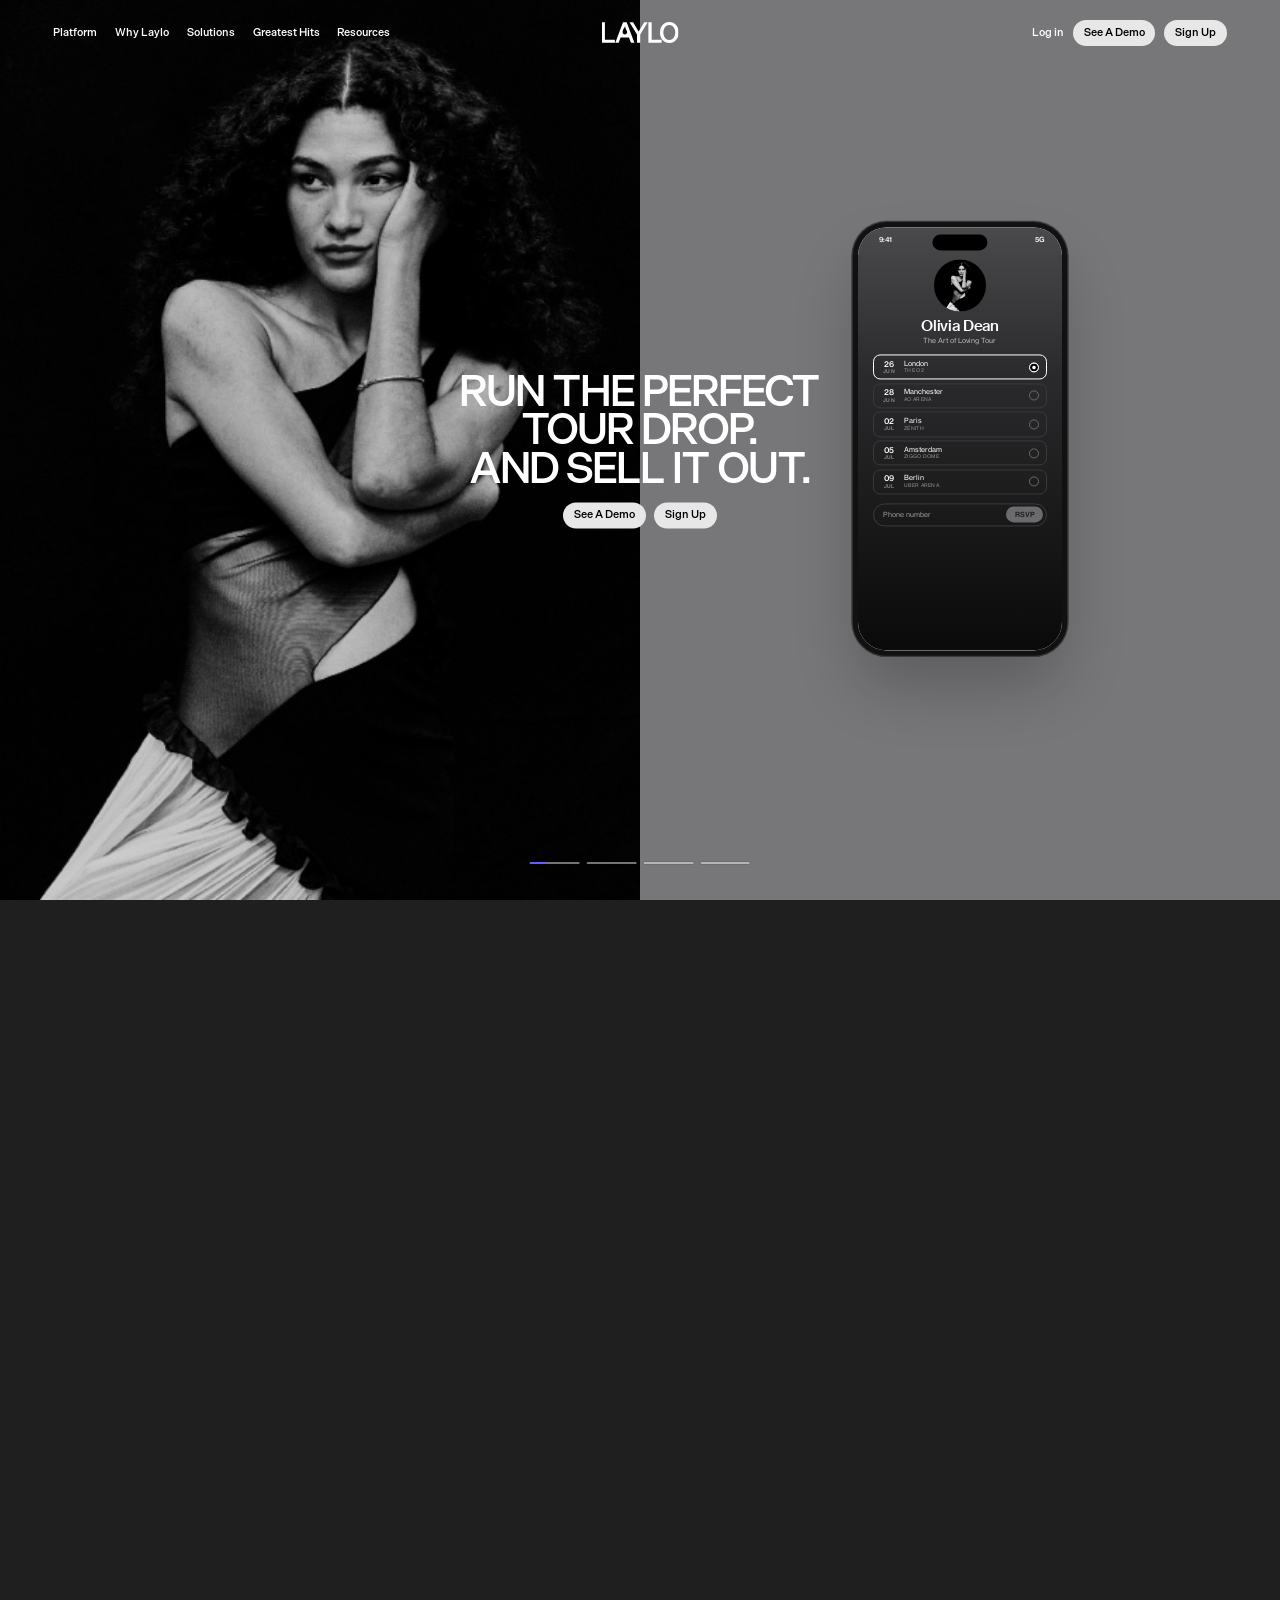
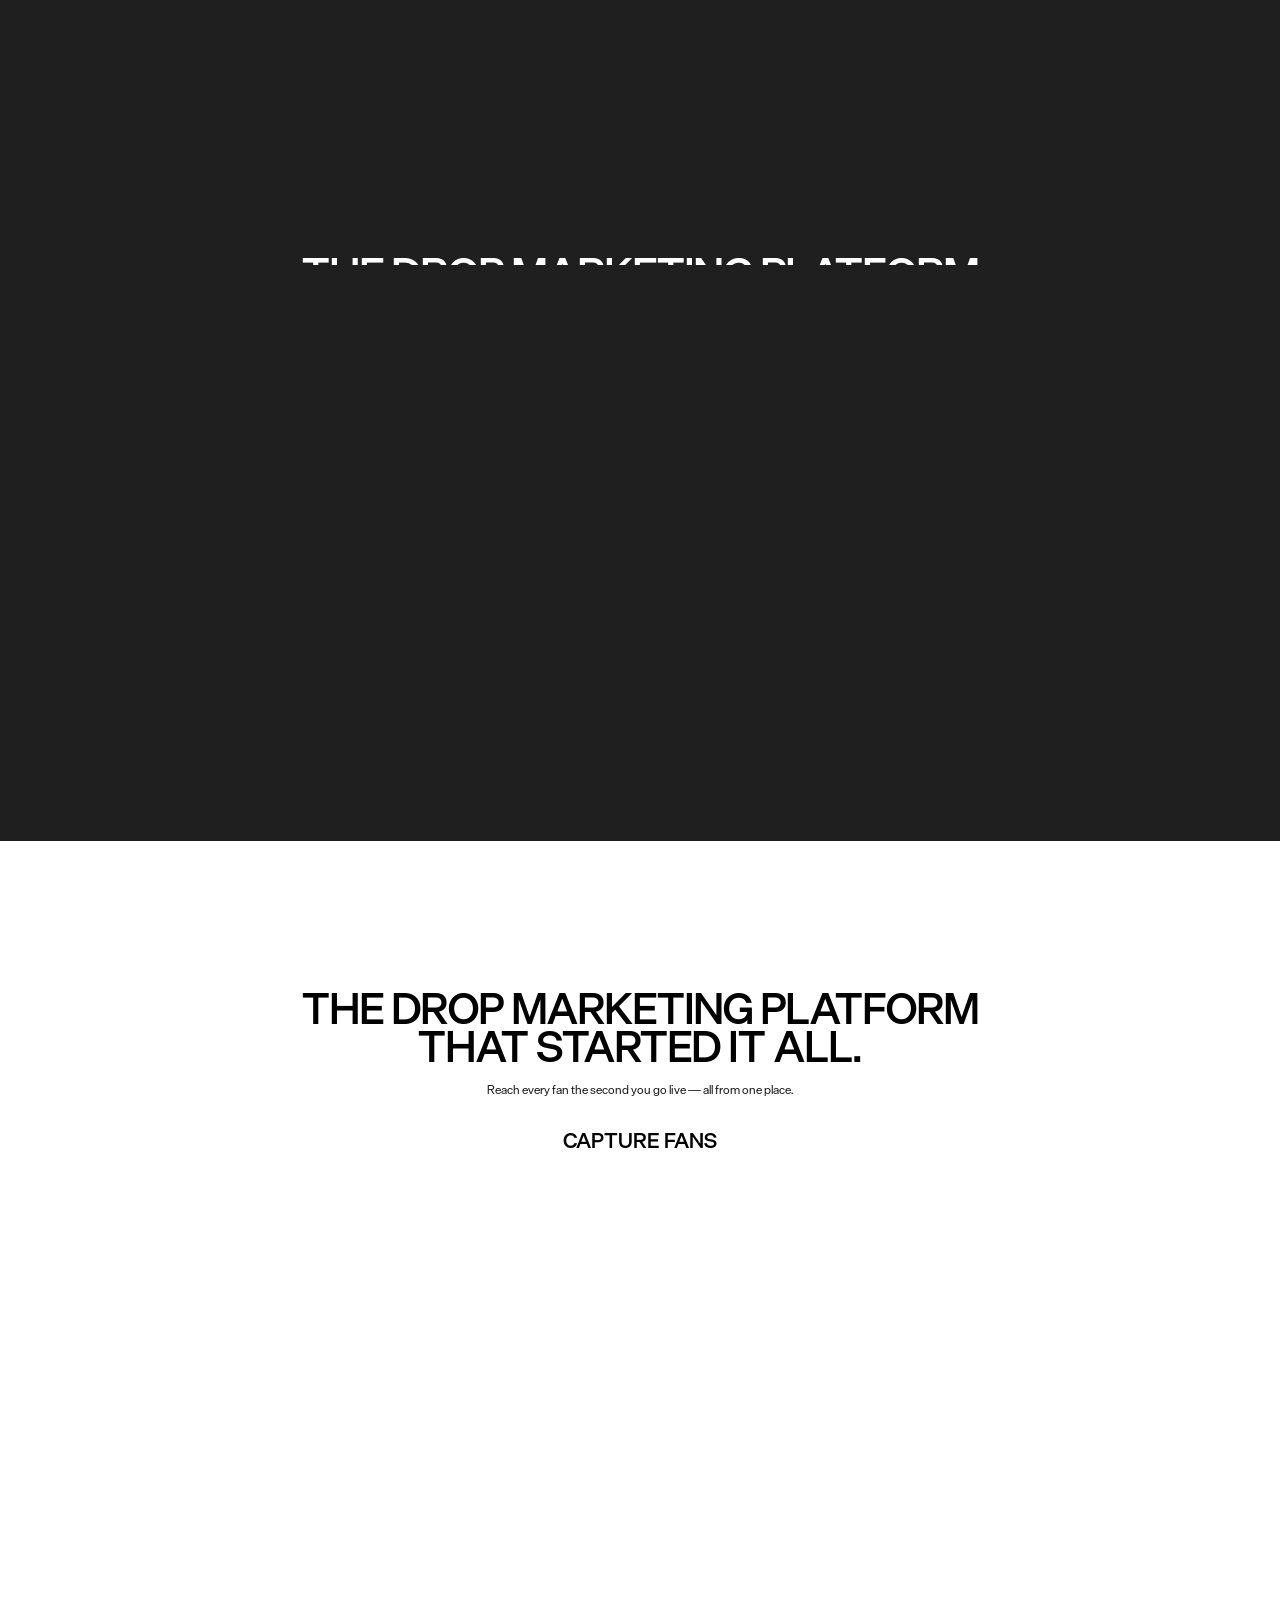
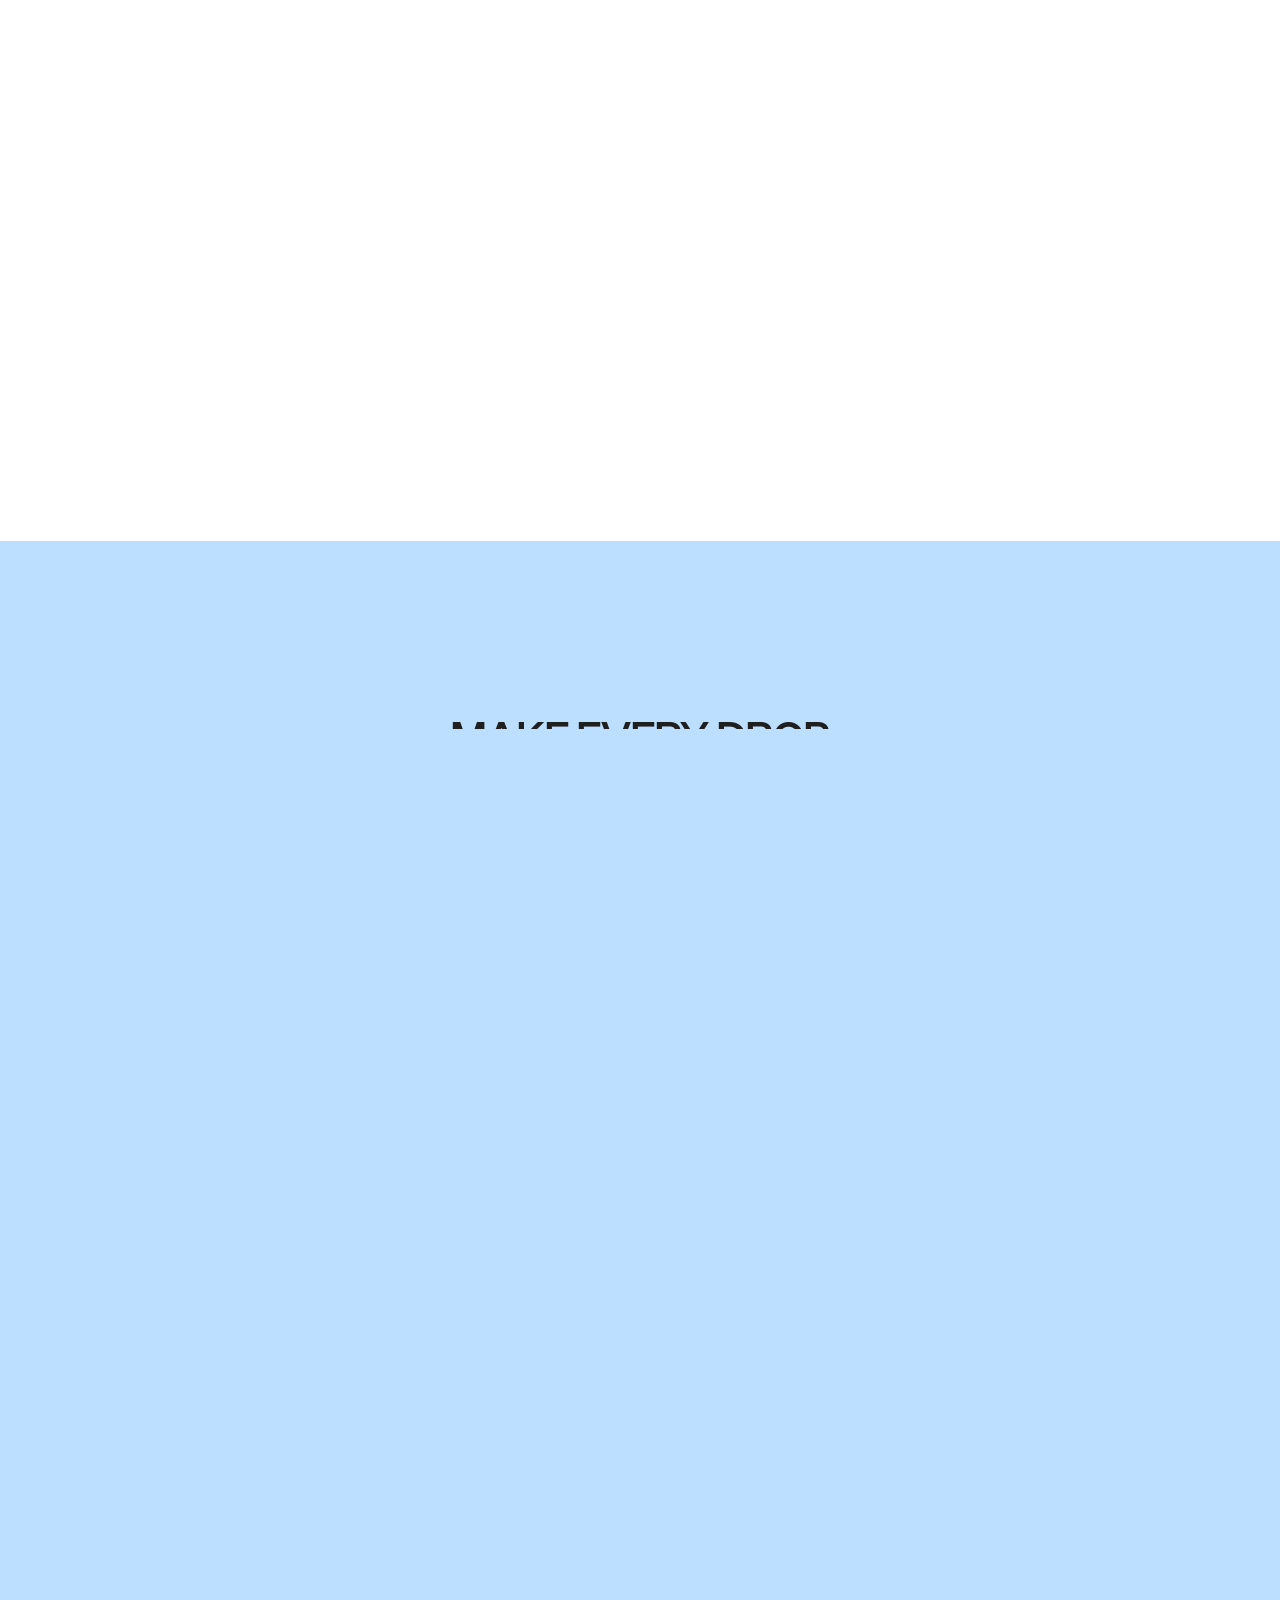
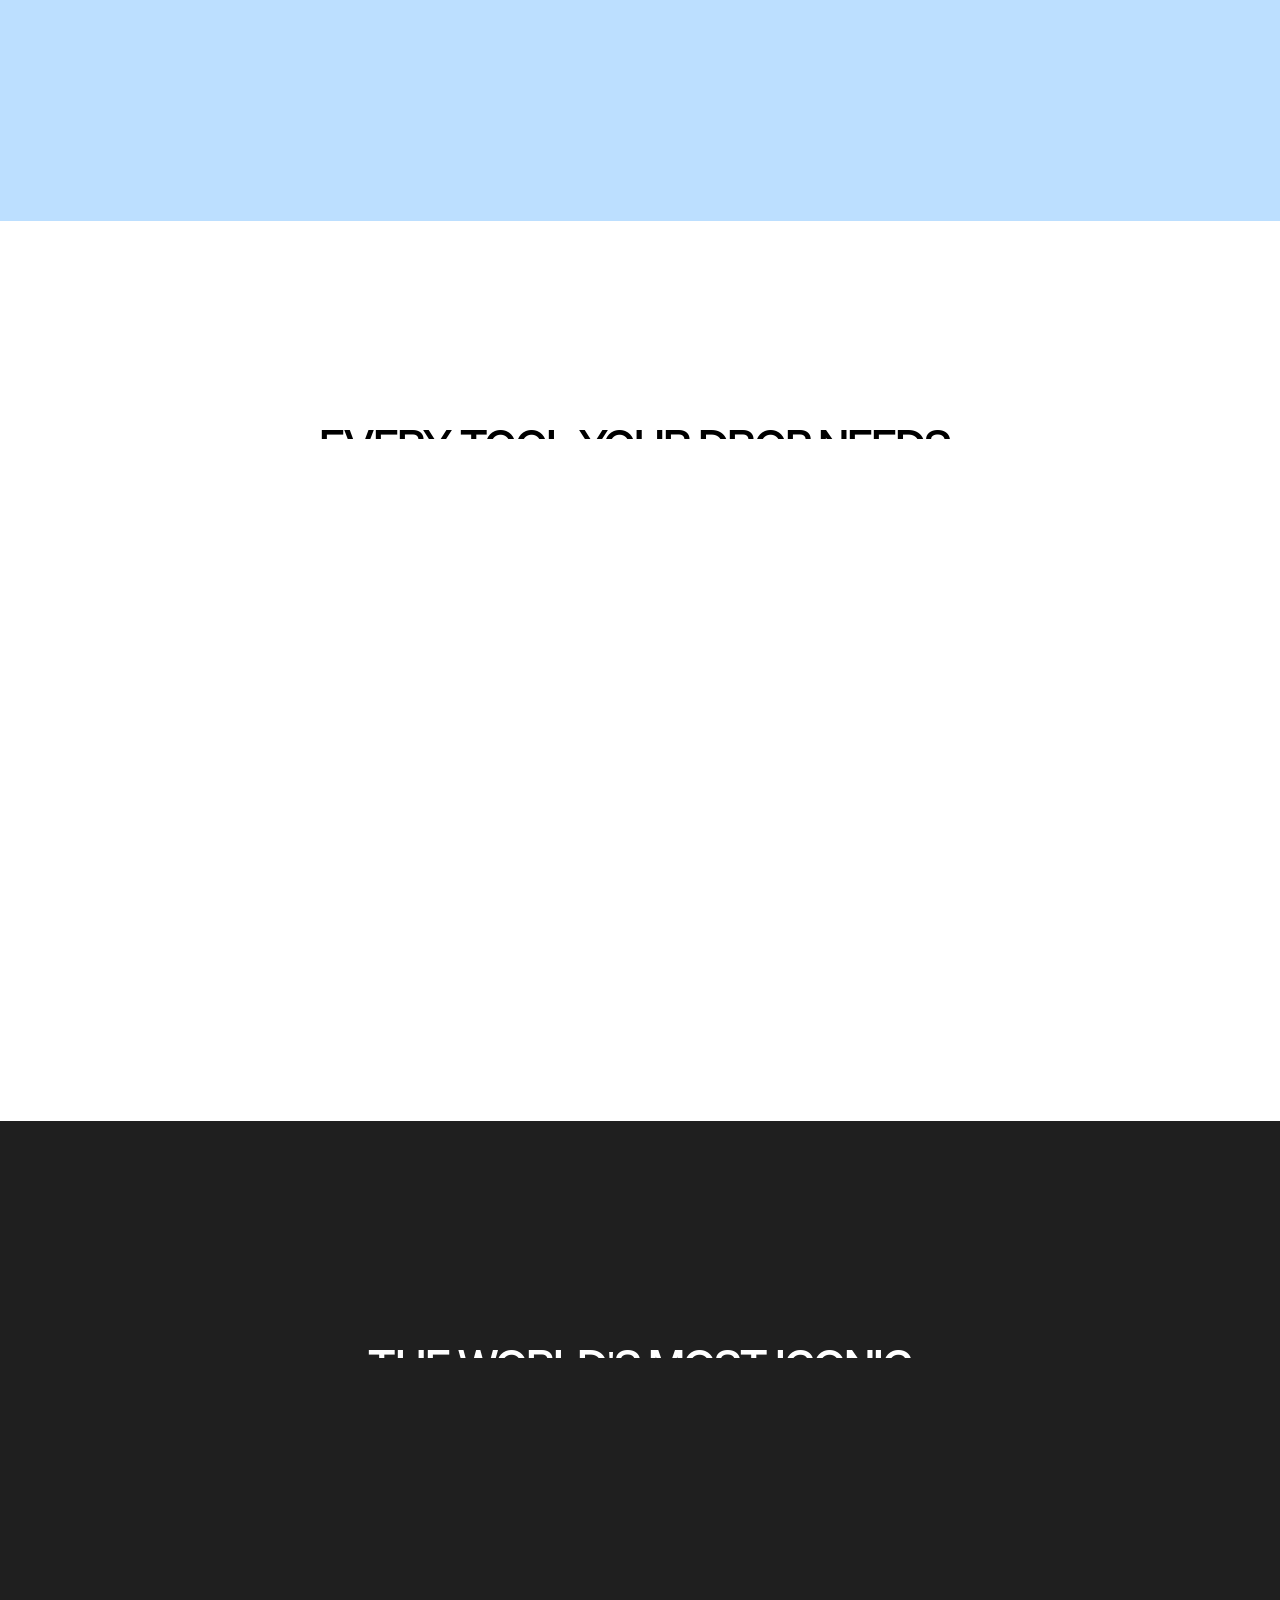
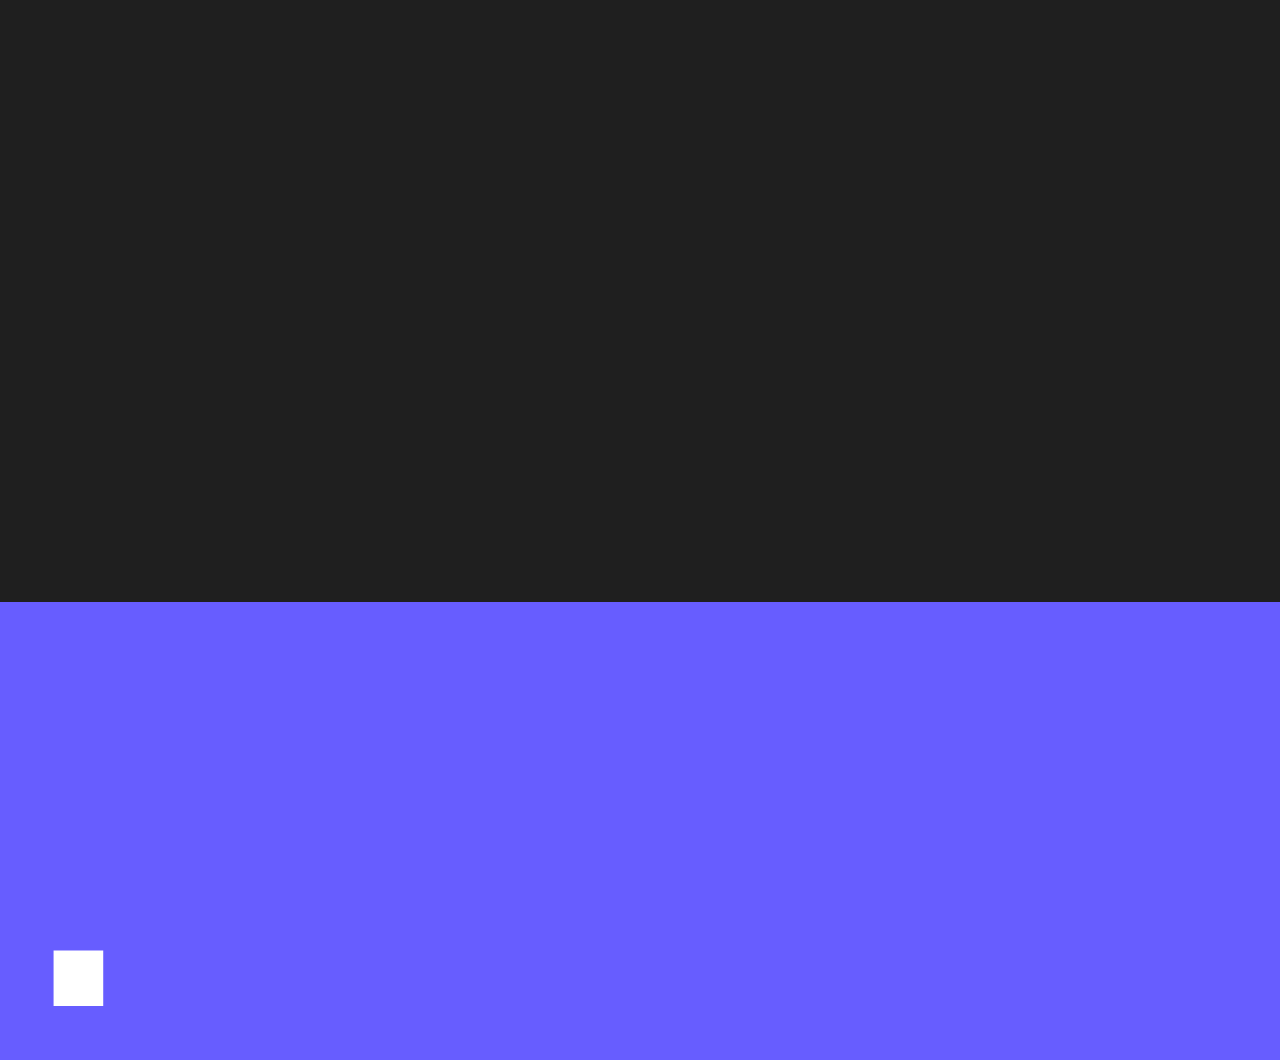
<file: index.html>
<!doctype html>
<html lang="en">
<head>
  <meta charset="utf-8" />
  <meta name="viewport" content="width=device-width, initial-scale=1" />
  <title>Laylo — Run the perfect drop</title>
  <link rel="preload" href="./fonts/TestDieGroteskVF-Roman.ttf" as="font" type="font/ttf" crossorigin />
  <link rel="stylesheet" href="./styles.css" />
  <link rel="stylesheet" href="./hero-demo.css" />
  <!-- Vendored locally so the prototype runs offline. -->
  <script src="./vendor/react.min.js"></script>
  <script src="./vendor/react-dom.min.js"></script>
  <script src="./vendor/htm.umd.js"></script>
  <script src="./vendor/gsap.min.js"></script>
  <script src="./vendor/ScrollTrigger.min.js"></script>
  <script src="./vendor/lenis.min.js"></script>
</head>
<body>
  <div id="root"></div>
  <script type="module" src="./src/main.js"></script>
</body>
</html>
</file>
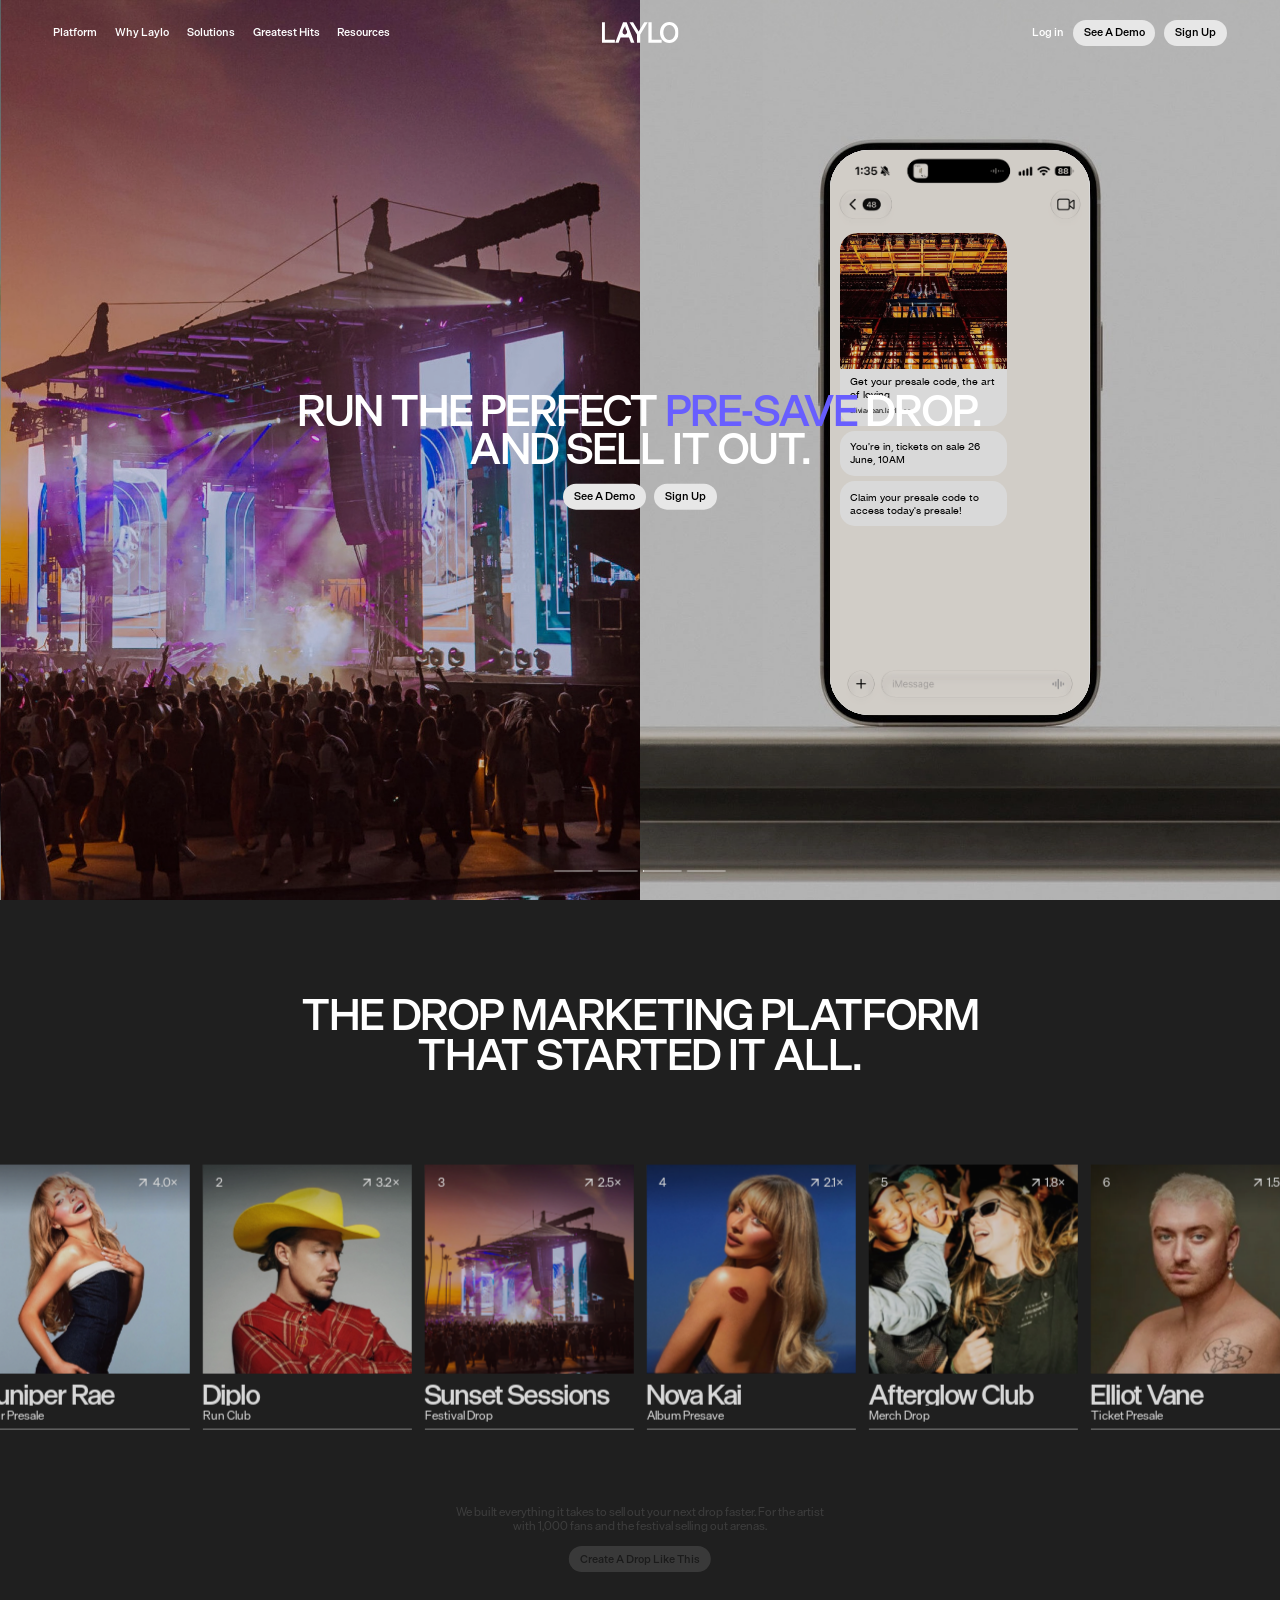
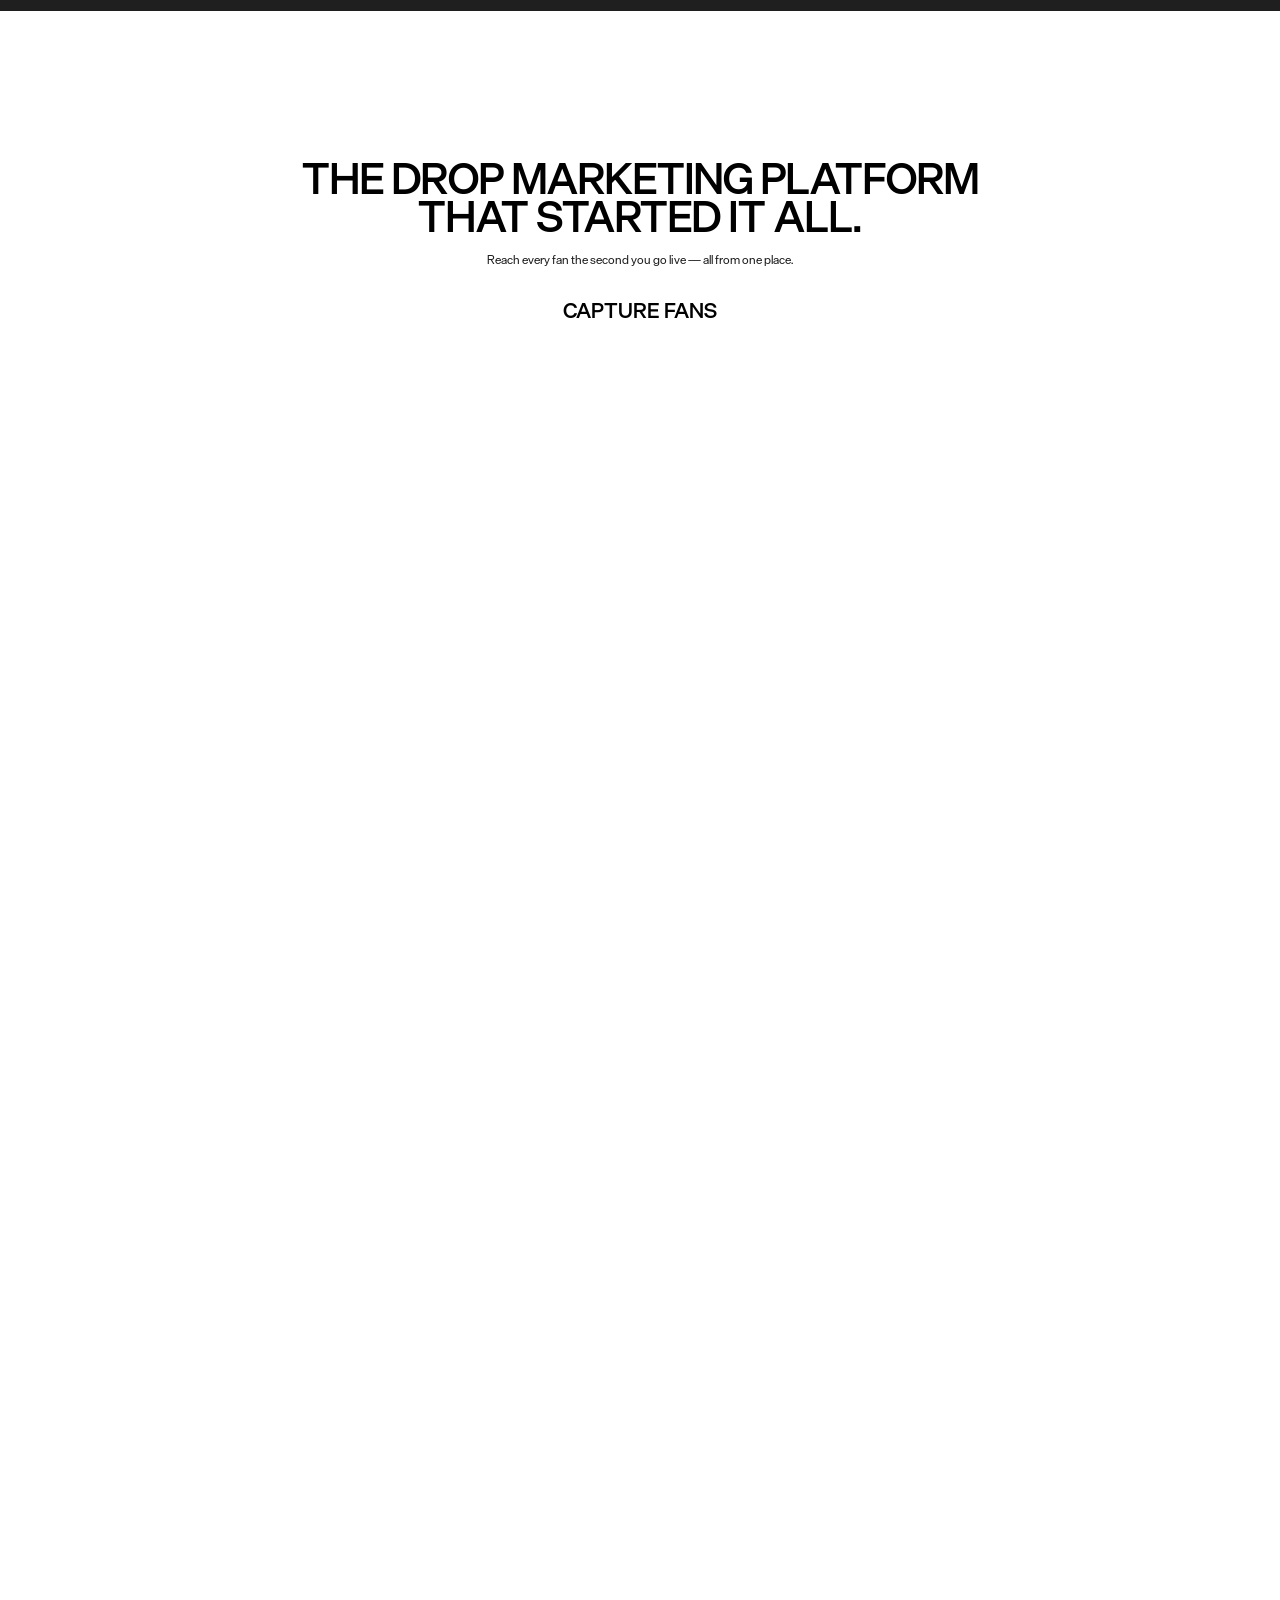
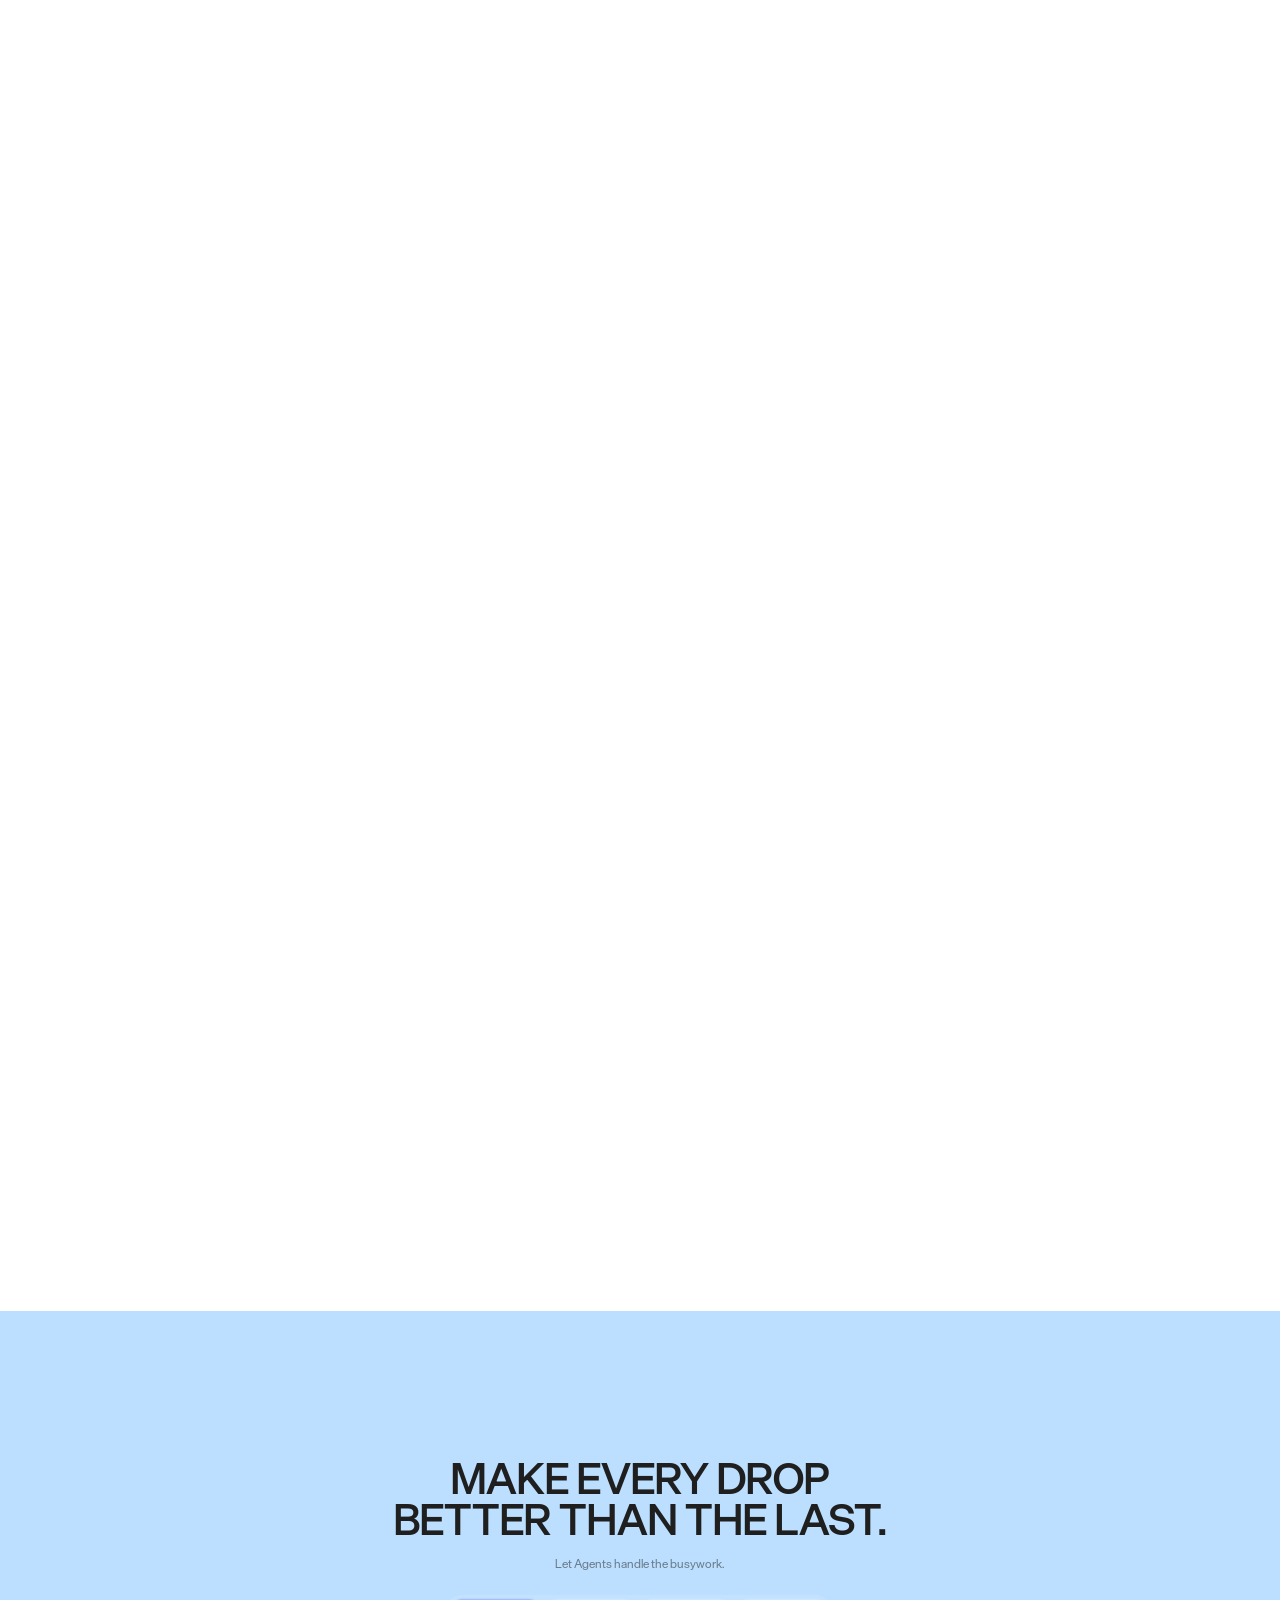
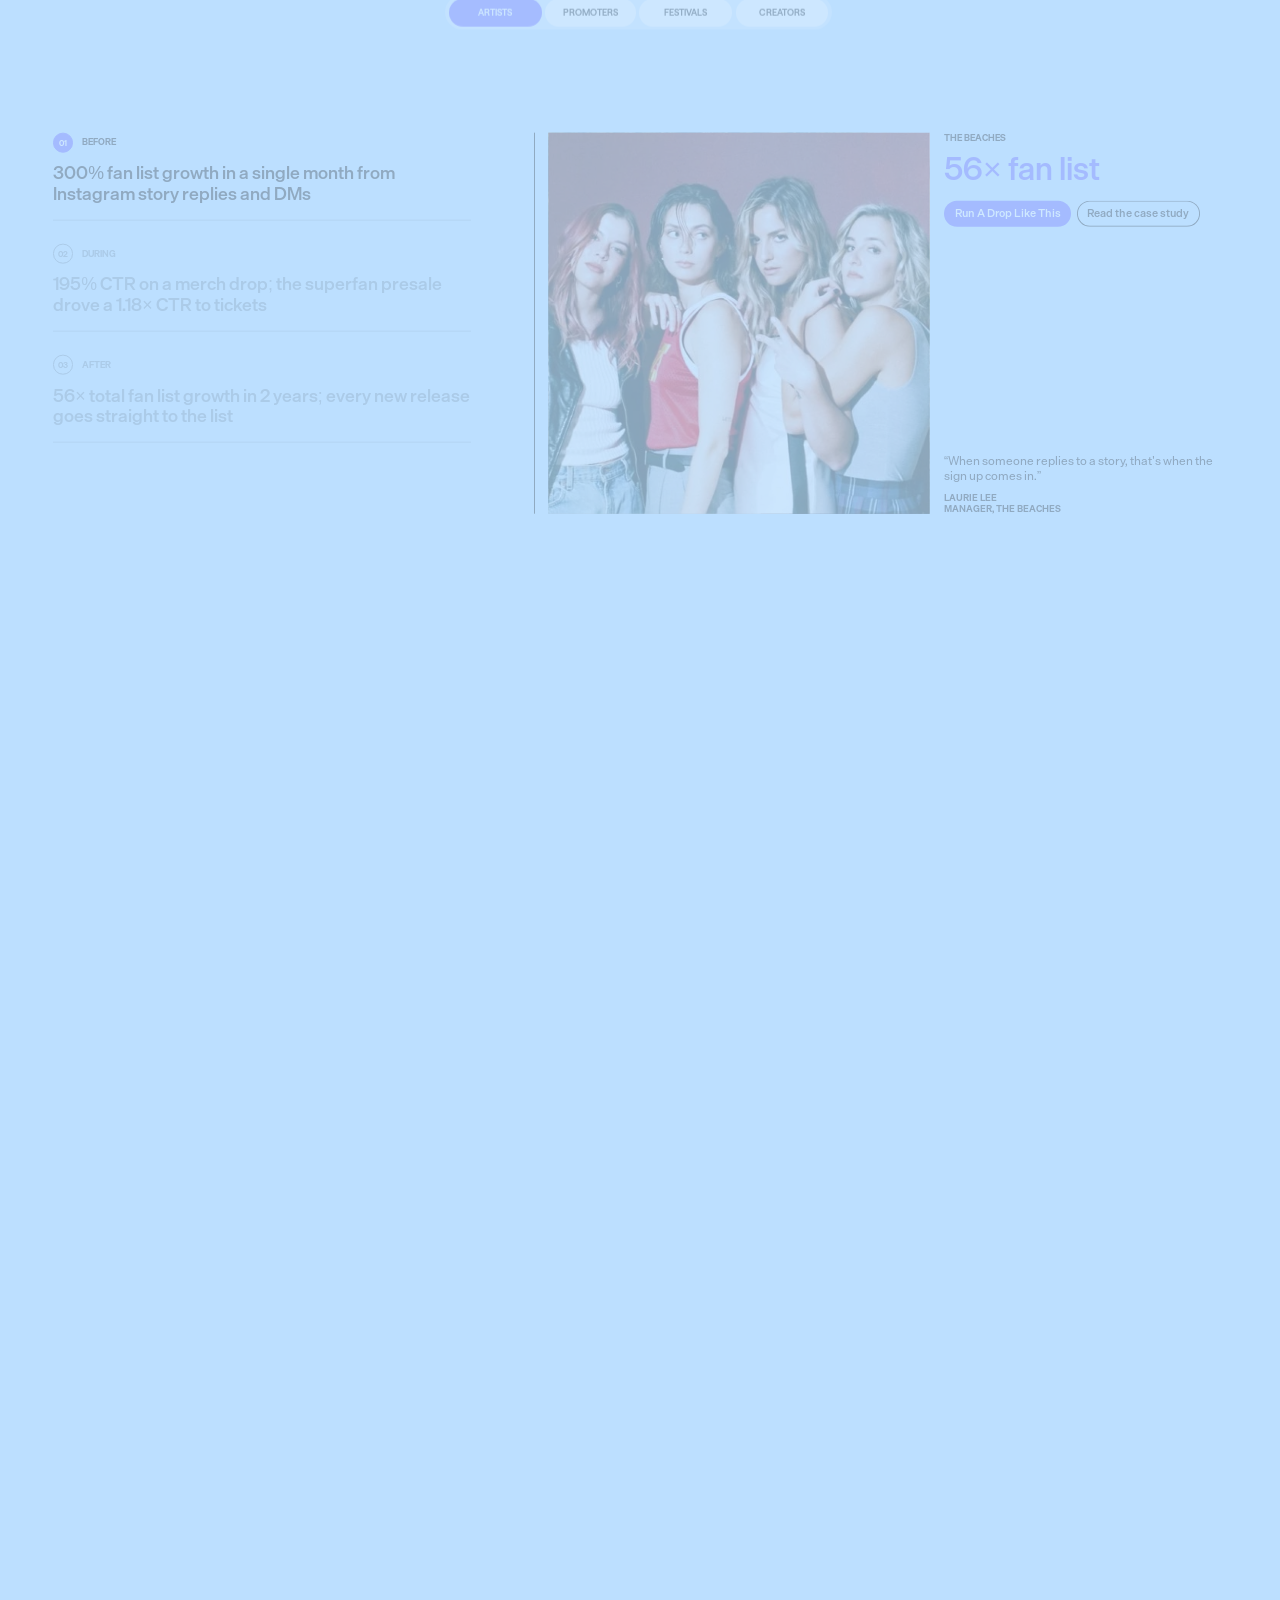
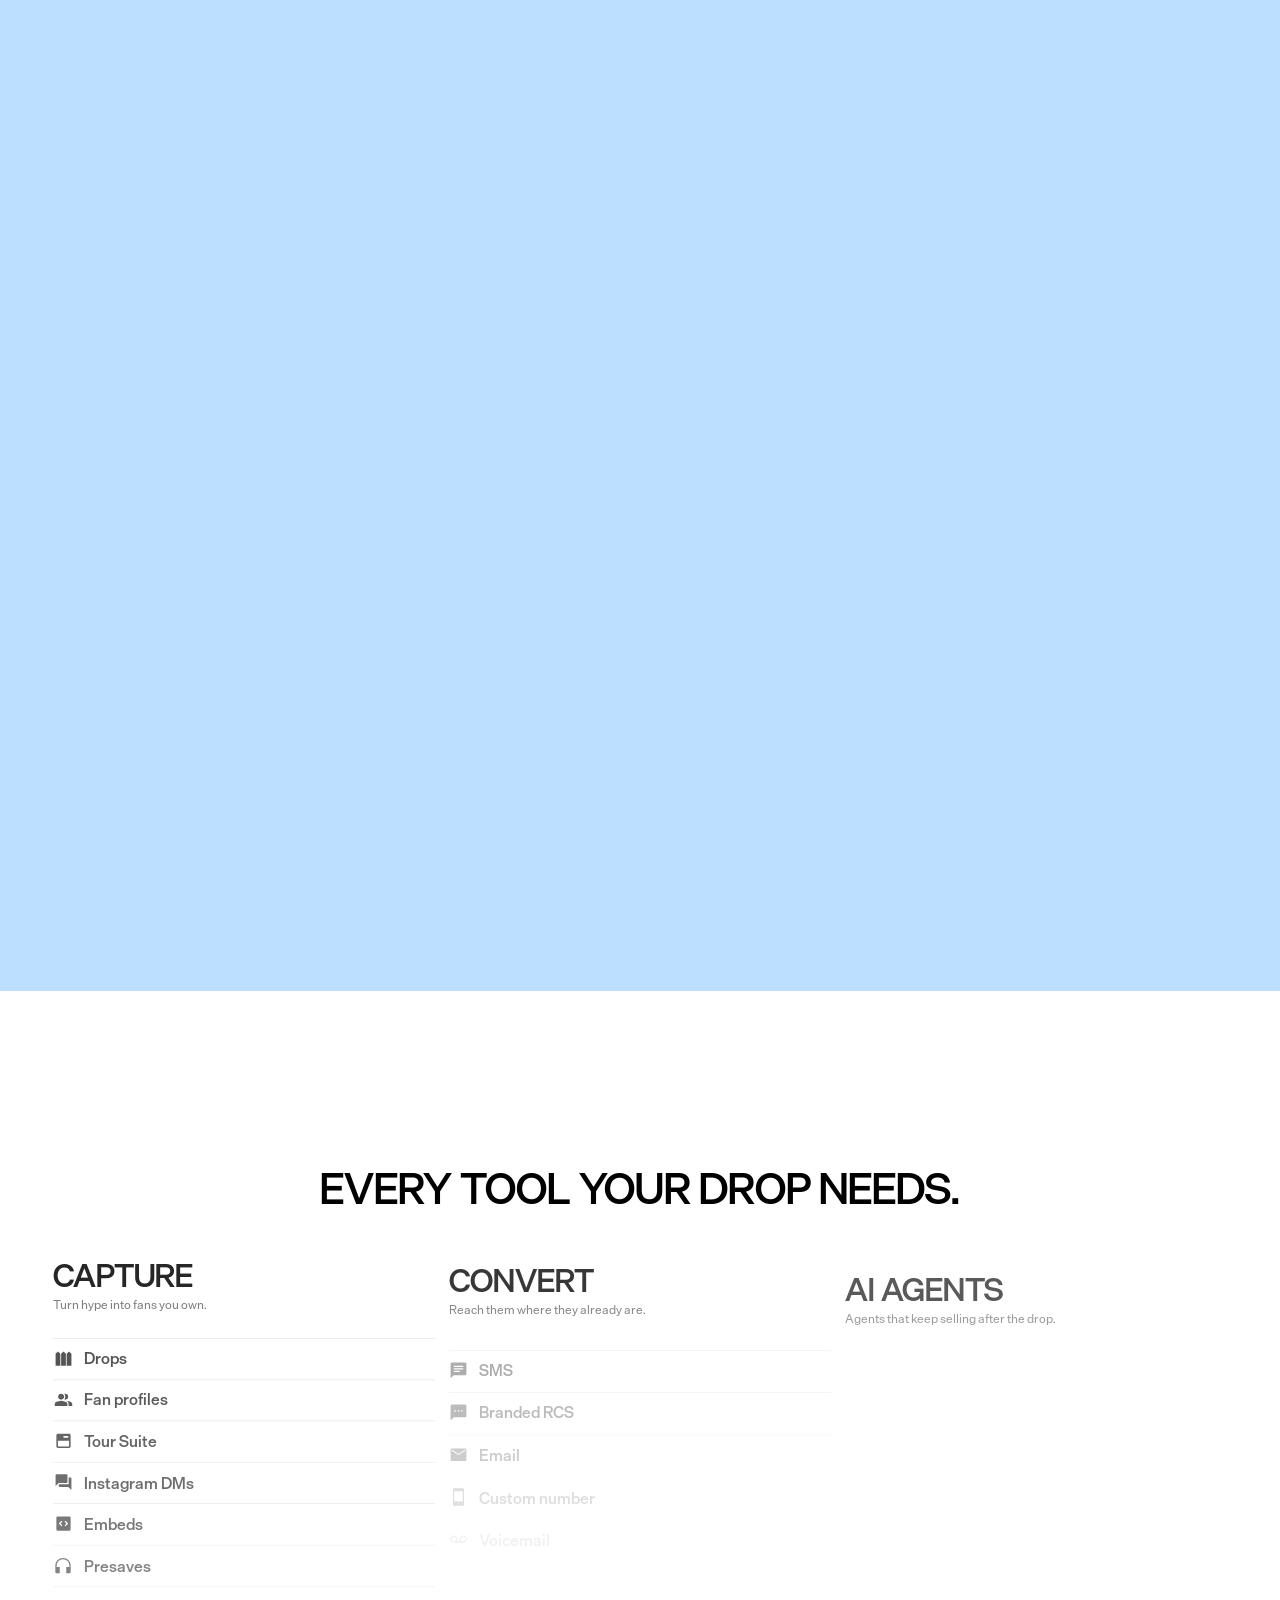
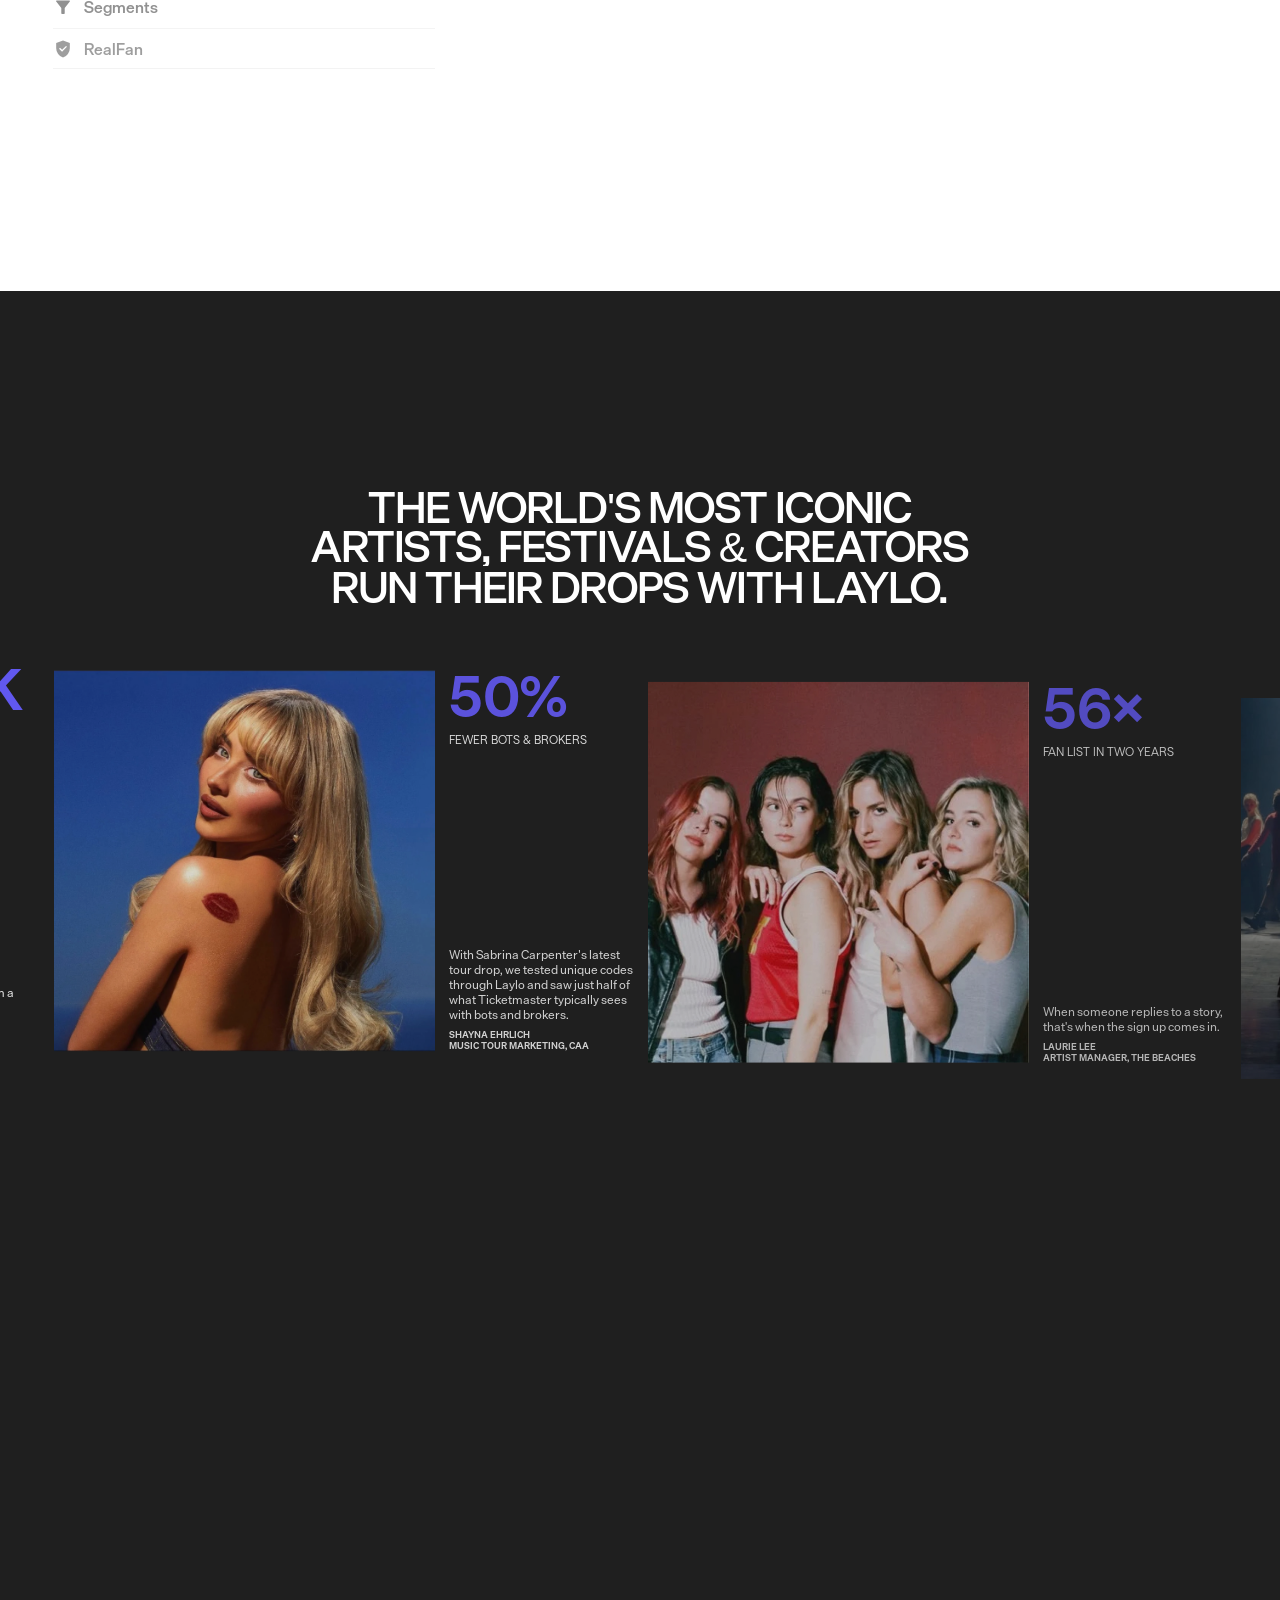
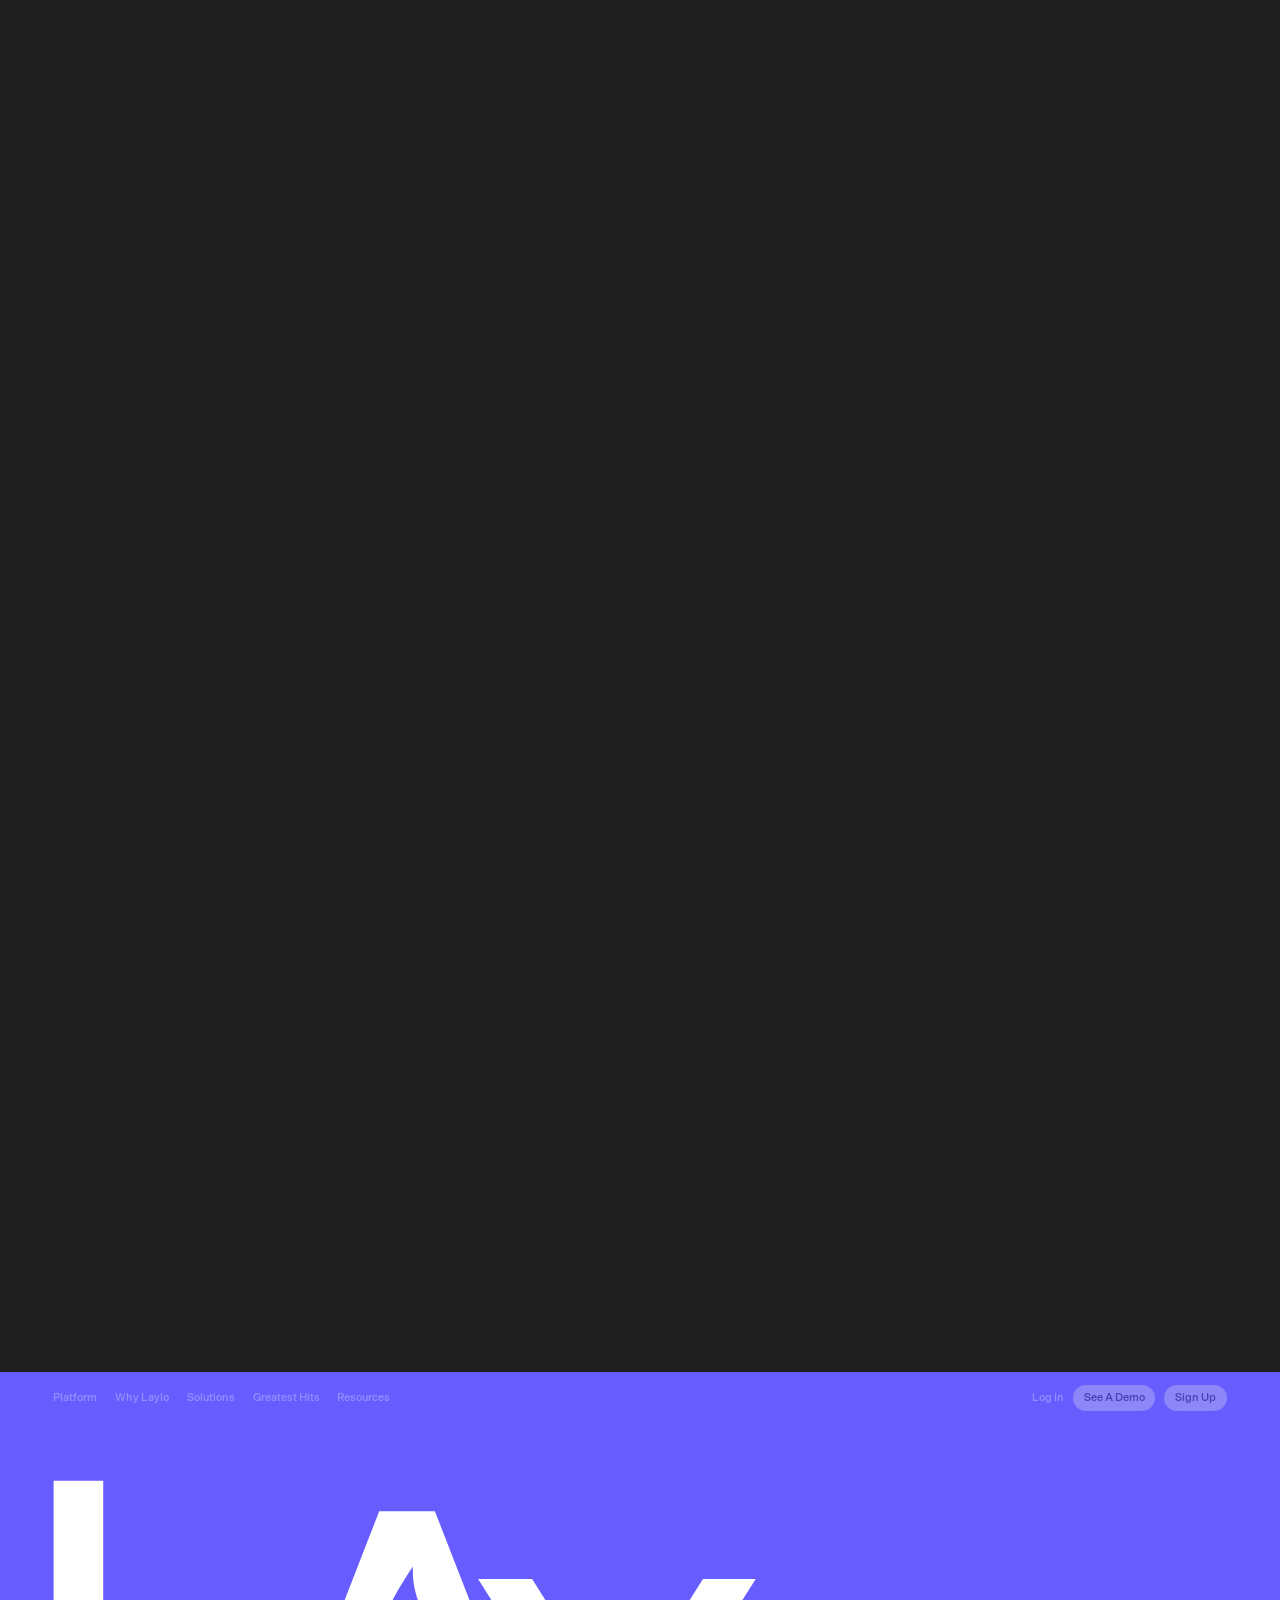
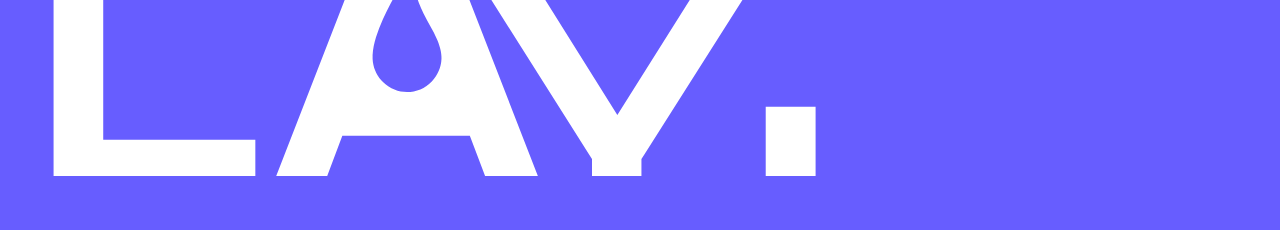
<file: a2.html>
<!doctype html>
<html lang="en">
<head>
  <meta charset="utf-8" />
  <meta name="viewport" content="width=device-width, initial-scale=1" />
  <title>Laylo — Run the perfect drop (A2)</title>
  <link rel="preload" href="./fonts/TestDieGroteskVF-Roman.ttf" as="font" type="font/ttf" crossorigin />
  <link rel="stylesheet" href="./styles.css" />
  <!-- Vendored locally so the prototype runs offline. -->
  <script src="./vendor/react.min.js"></script>
  <script src="./vendor/react-dom.min.js"></script>
  <script src="./vendor/htm.umd.js"></script>
  <script src="./vendor/gsap.min.js"></script>
  <script src="./vendor/ScrollTrigger.min.js"></script>
  <script src="./vendor/lenis.min.js"></script>
</head>
<body>
  <div id="root"></div>
  <script type="module" src="./src/main-a2.js"></script>
</body>
</html>
</file>
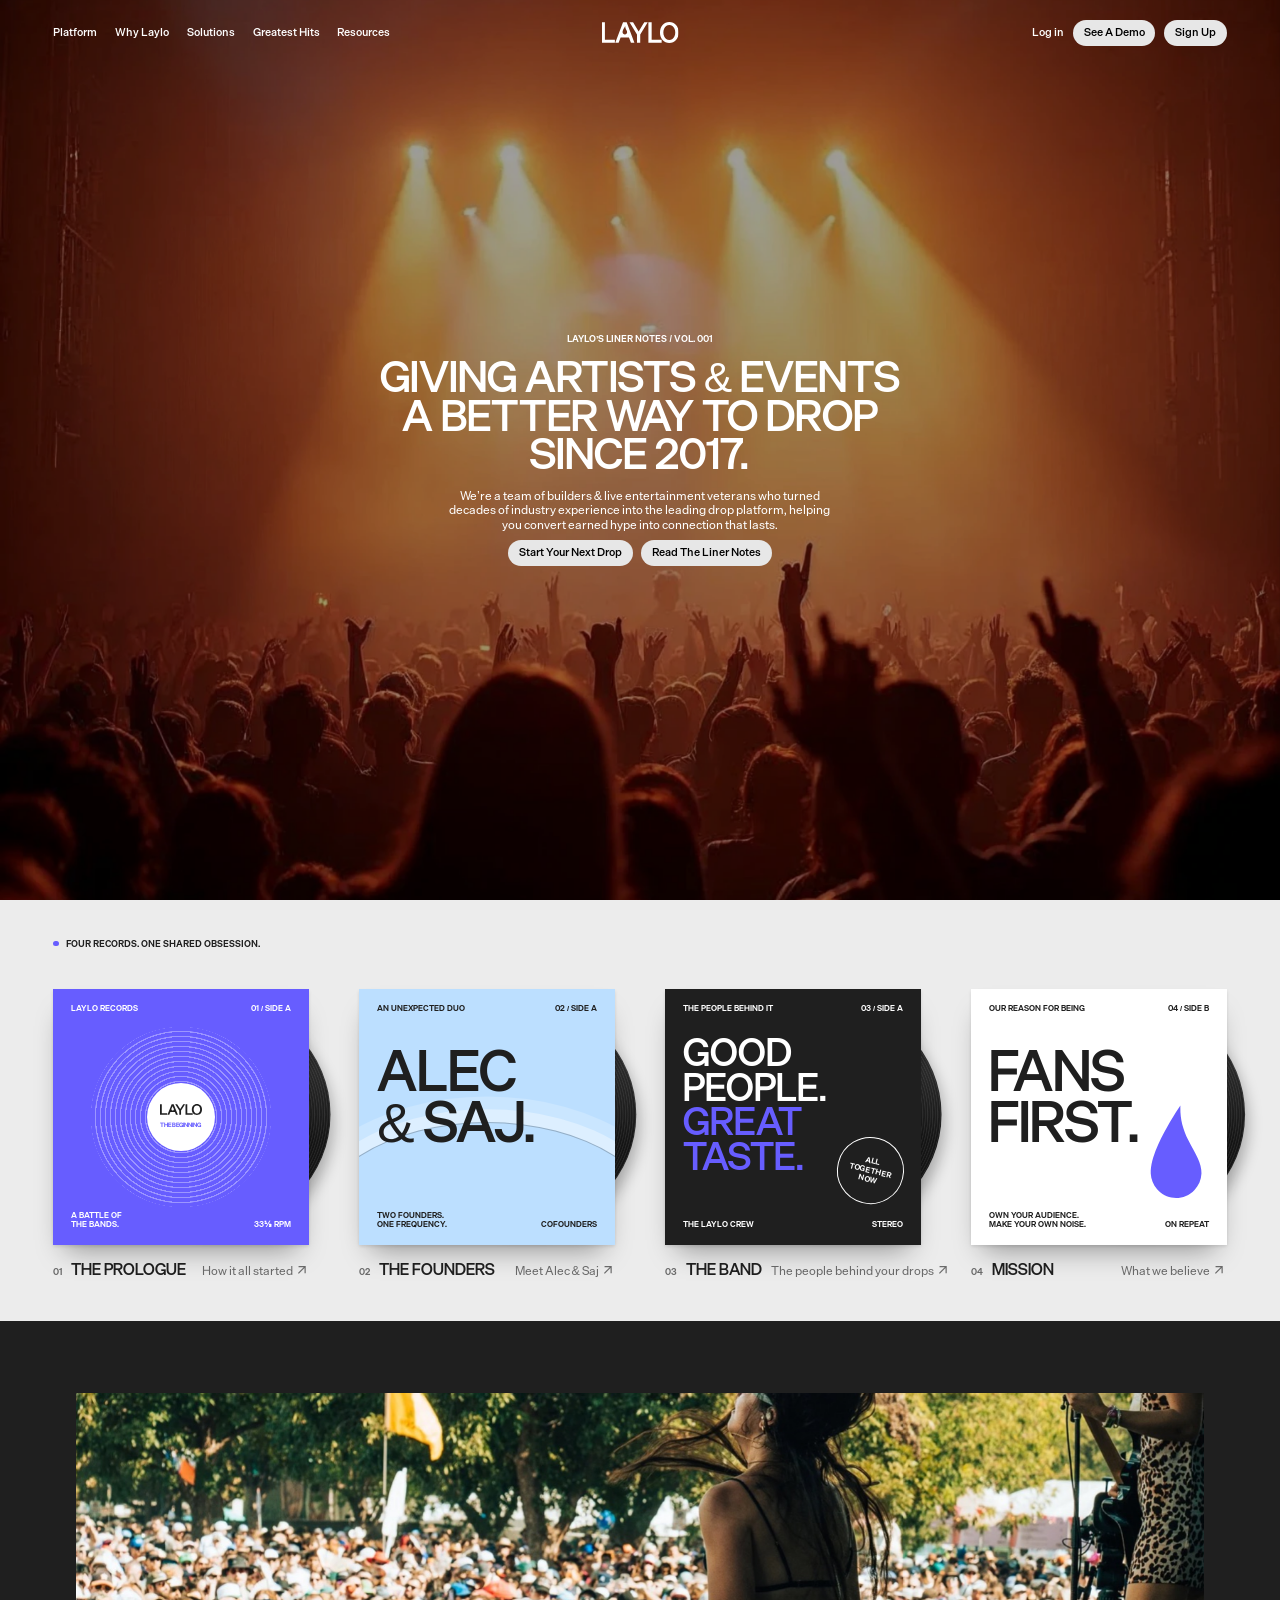
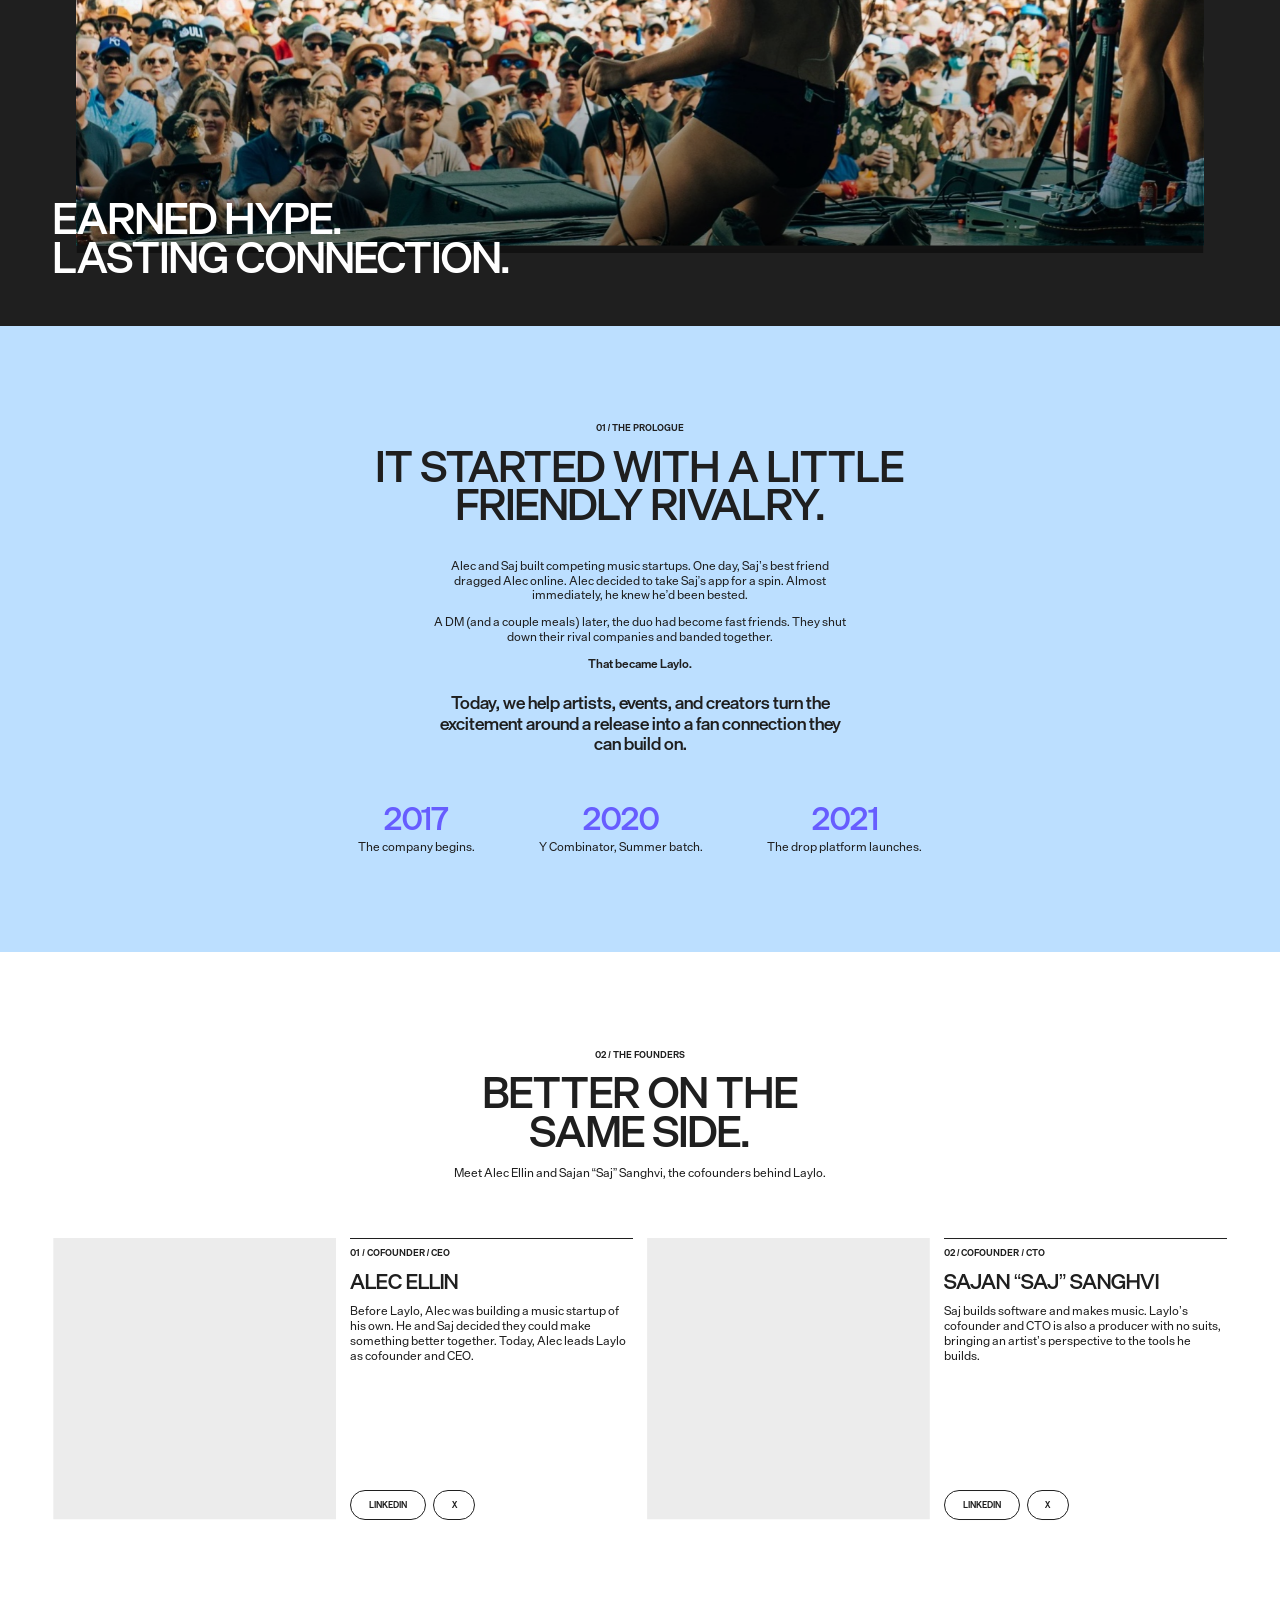
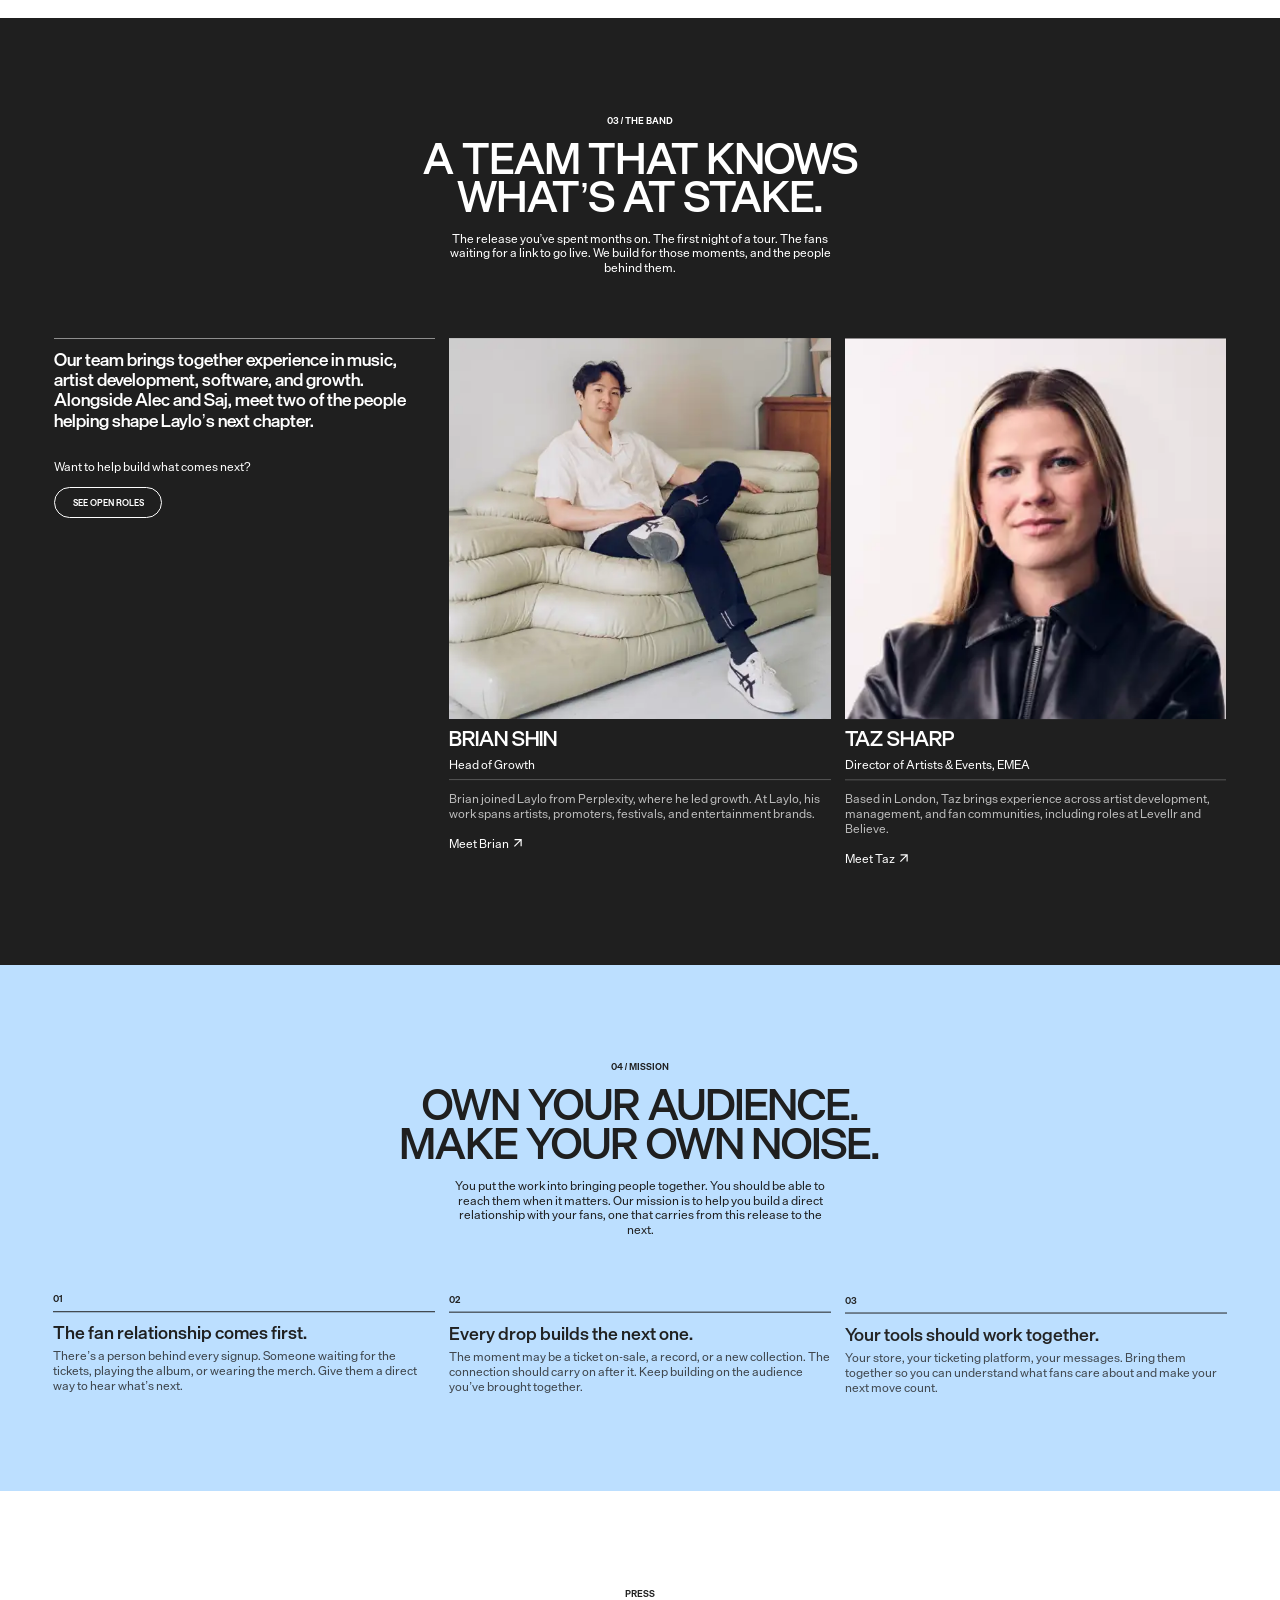
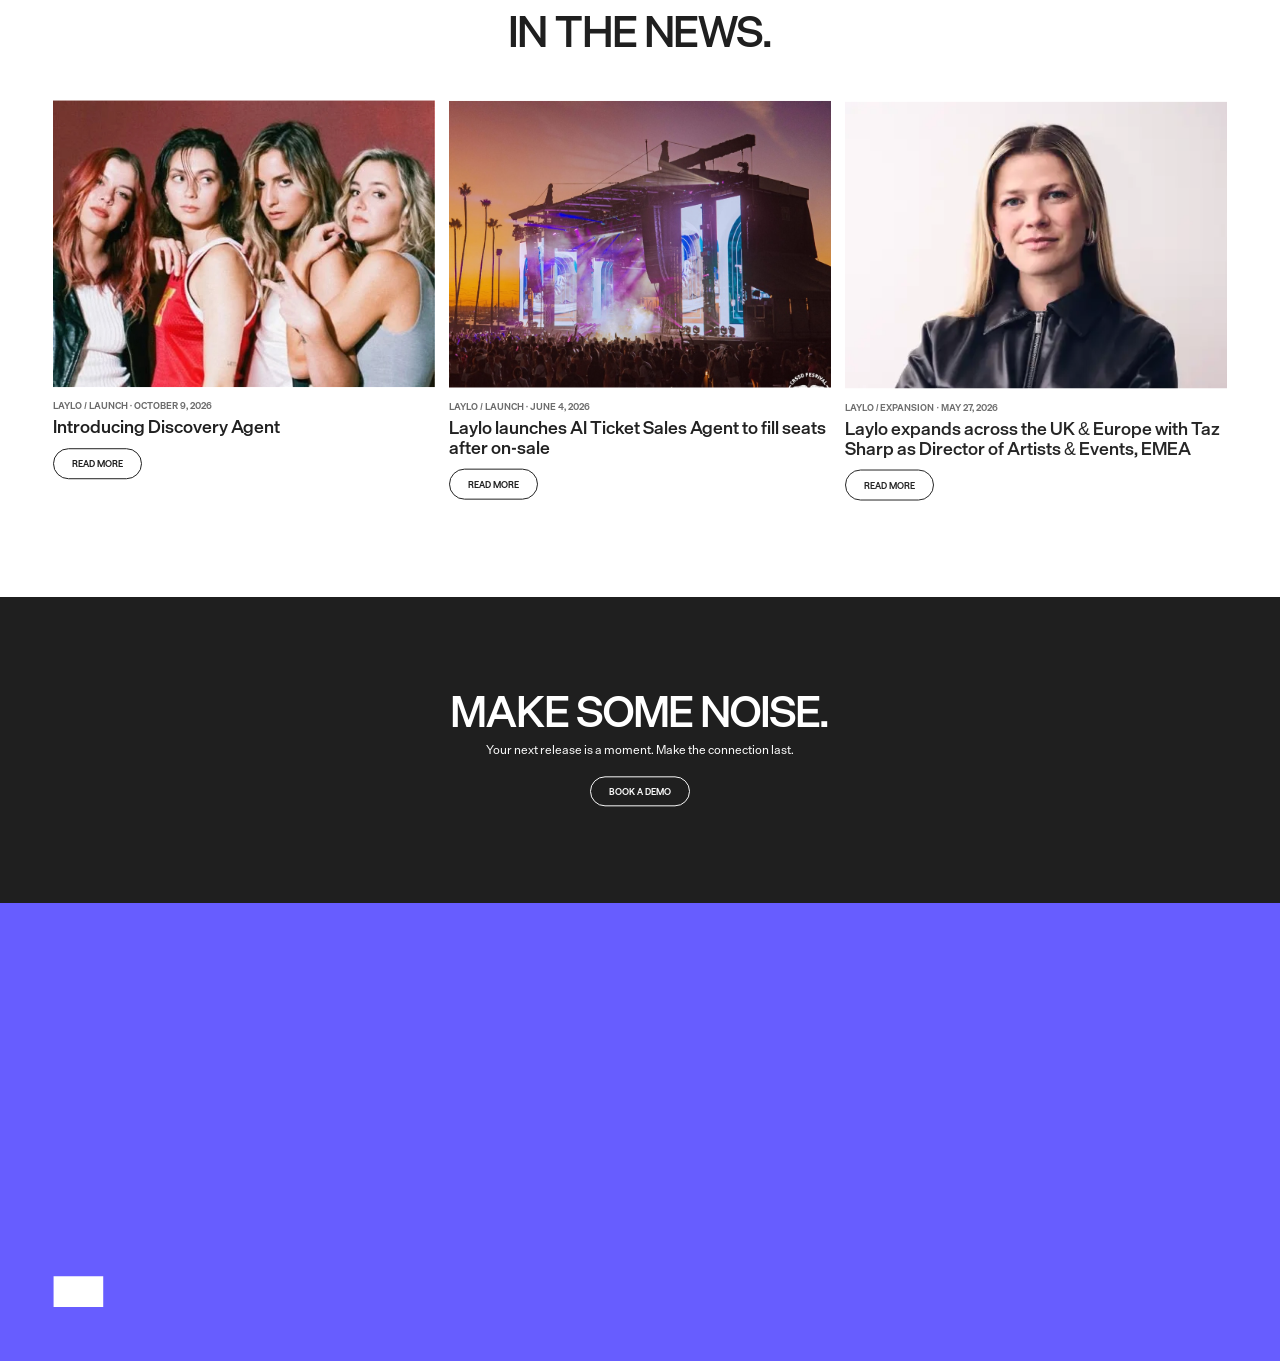
<file: about.html>
<!doctype html>
<html lang="en">
<head>
  <meta charset="utf-8" />
  <meta name="viewport" content="width=device-width, initial-scale=1" />
  <title>Laylo — About</title>
  <meta name="description" content="Meet Laylo: the drop platform for artists, live events, festivals, and creators. Our story, our people, and why we put fans first." />
  <link rel="preload" href="./fonts/TestDieGroteskVF-Roman.ttf" as="font" type="font/ttf" crossorigin />
  <link rel="stylesheet" href="./styles.css" />
  <link rel="stylesheet" href="./cs.css" />
  <link rel="stylesheet" href="./about.css" />
  <!-- Vendored locally so the prototype runs offline. -->
  <script src="./vendor/react.min.js"></script>
  <script src="./vendor/react-dom.min.js"></script>
  <script src="./vendor/htm.umd.js"></script>
  <script src="./vendor/gsap.min.js"></script>
  <script src="./vendor/ScrollTrigger.min.js"></script>
  <script src="./vendor/lenis.min.js"></script>
</head>
<body data-page="about">
  <div id="root"></div>
  <script type="module" src="./src/about.js"></script>
</body>
</html>
</file>
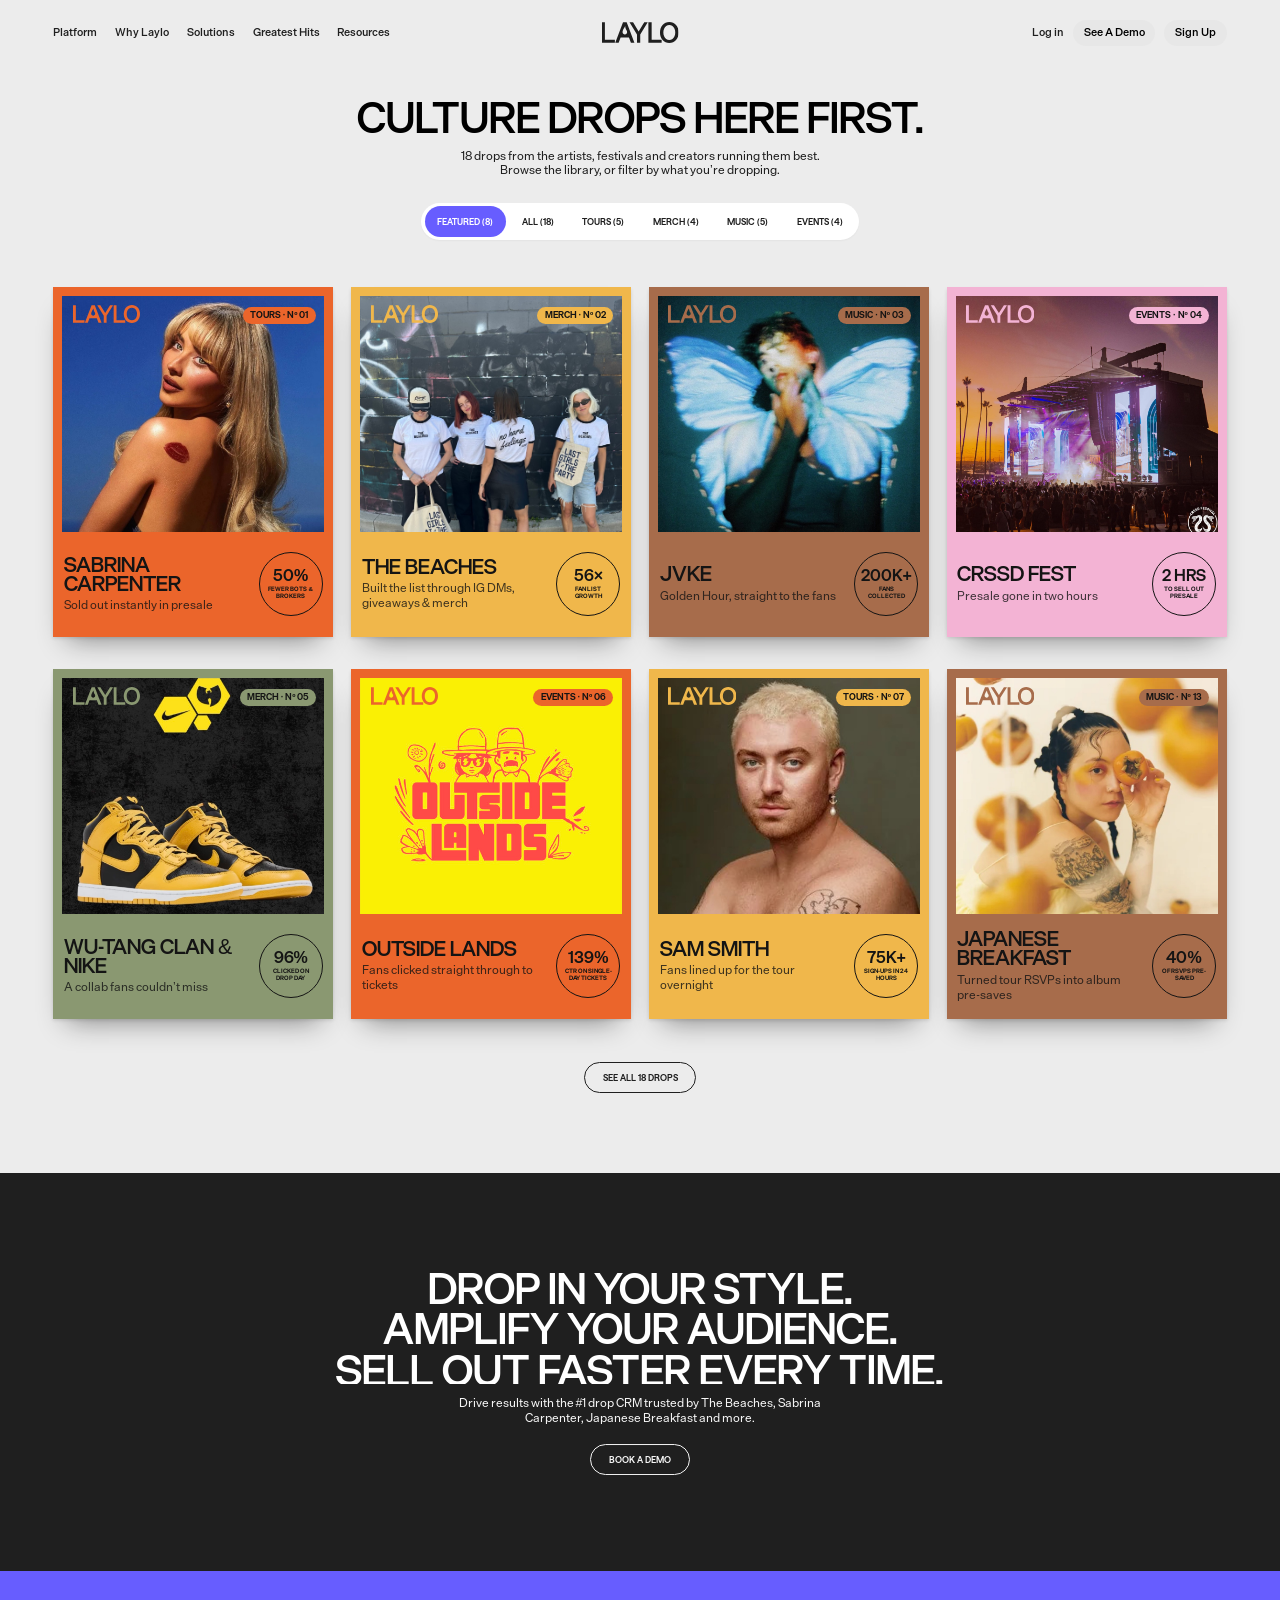
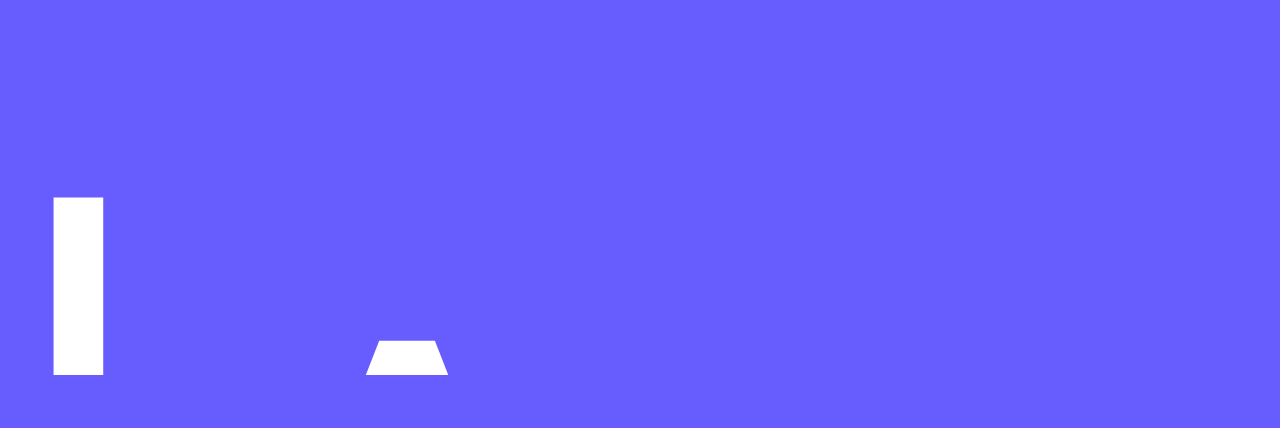
<file: case-studies.html>
<!doctype html>
<html lang="en">
<head>
  <meta charset="utf-8" />
  <meta name="viewport" content="width=device-width, initial-scale=1" />
  <title>Laylo — Case Studies</title>
  <link rel="preload" href="./fonts/TestDieGroteskVF-Roman.ttf" as="font" type="font/ttf" crossorigin />
  <link rel="stylesheet" href="./styles.css" />
  <link rel="stylesheet" href="./cs.css" />
  <!-- Vendored locally so the prototype runs offline. -->
  <script src="./vendor/react.min.js"></script>
  <script src="./vendor/react-dom.min.js"></script>
  <script src="./vendor/htm.umd.js"></script>
  <script src="./vendor/gsap.min.js"></script>
  <script src="./vendor/ScrollTrigger.min.js"></script>
  <script src="./vendor/lenis.min.js"></script>
</head>
<body data-page="case-studies">
  <div id="root"></div>
  <script type="module" src="./src/case-studies.js"></script>
</body>
</html>
</file>
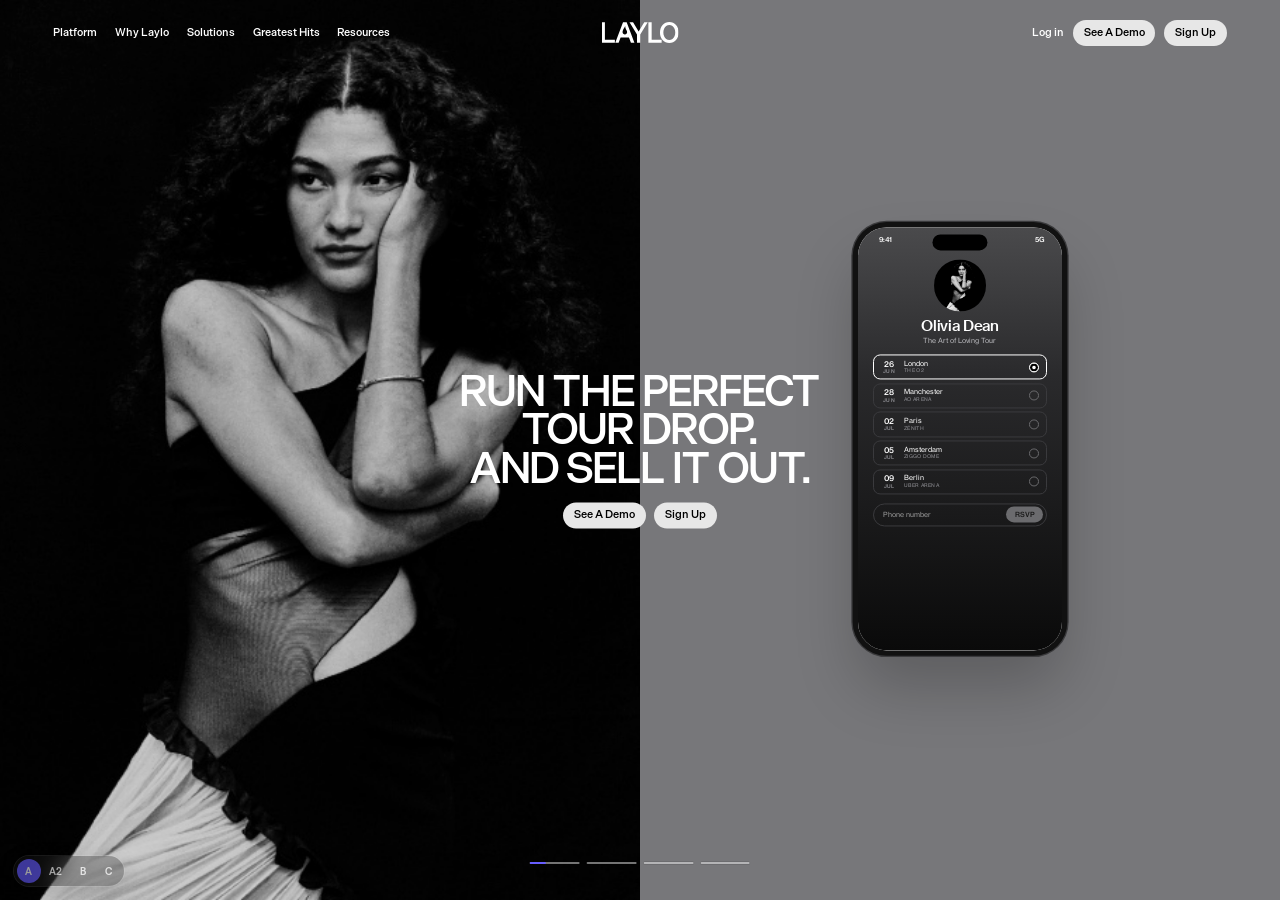
<file: present.html>
<!doctype html>
<html lang="en">
<head>
  <meta charset="utf-8" />
  <meta name="viewport" content="width=device-width, initial-scale=1" />
  <title>Laylo — Presentation</title>
  <!-- Presentation shell: shows Version A (index.html), A2 (a2.html), B (v2.html) or C (v3.html) full-screen,
       with a small switch at the bottom left. No version is modified; each runs as-is in the frame.
       Shortcut: press V to step to the next version. The URL hash (#a / #a2 / #b / #c) remembers the choice. -->
  <style>
    @font-face { font-family: "Saans"; src: url("./fonts/Saans-TRIAL-SemiBold.otf") format("opentype"); font-weight: 600; }
    html, body { margin: 0; height: 100%; overflow: hidden; background: #1f1f1f; }
    iframe { position: fixed; inset: 0; width: 100%; height: 100%; border: 0; display: block; background: #1f1f1f; }
    .switch {
      position: fixed; left: 14px; bottom: 14px; z-index: 10;
      display: flex; gap: 2px; padding: 3px; border-radius: 999px;
      background: rgba(31, 31, 31, .5); -webkit-backdrop-filter: blur(14px) saturate(1.4); backdrop-filter: blur(14px) saturate(1.4);
      box-shadow: 0 0 0 1px rgba(255, 255, 255, .16), 0 8px 24px rgba(0, 0, 0, .25);
      opacity: .6; transition: opacity .3s ease;
    }
    .switch:hover, .switch:focus-within { opacity: 1; }
    .switch button {
      min-width: 24px; height: 24px; padding: 0 6px; border: 0; margin: 0; border-radius: 999px; cursor: pointer;
      background: transparent; color: #fff; font: 600 10px/1 "Saans", "Helvetica Neue", Arial, sans-serif;
      letter-spacing: .04em; text-transform: uppercase; transition: background .25s ease;
    }
    .switch button:hover { background: rgba(255, 255, 255, .12); }
    .switch button[aria-pressed="true"] { background: #675dff; }
  </style>
</head>
<body>
  <iframe id="site" title="Laylo homepage prototype"></iframe>
  <div class="switch" role="group" aria-label="Homepage version">
    <button type="button" data-v="a" aria-label="Version A" title="Version A: original landing scroll (press V to switch)">A</button>
    <button type="button" data-v="a2" aria-label="Version A2" title="Version A2: auto-advancing landing, no pin (press V to switch)">A2</button>
    <button type="button" data-v="b" aria-label="Version B" title="Version B: split landing scroll (press V to switch)">B</button>
    <button type="button" data-v="c" aria-label="Version C" title="Version C: full-bleed landing scroll (press V to switch)">C</button>
  </div>
  <script>
    const PAGES = { a: "./index.html", a2: "./a2.html", b: "./v2.html", c: "./v3.html" };
    const ORDER = Object.keys(PAGES);
    const frame = document.getElementById("site");
    const buttons = document.querySelectorAll(".switch button");
    let current = null;

    function show(v) {
      if (!PAGES[v] || v === current) return;
      current = v;
      history.replaceState(null, "", "#" + v);
      buttons.forEach((b) => b.setAttribute("aria-pressed", String(b.dataset.v === v)));
      frame.src = PAGES[v];
    }
    const flip = () => show(ORDER[(ORDER.indexOf(current) + 1) % ORDER.length]);
    const onKey = (e) => {
      const t = e.target;
      if (e.metaKey || e.ctrlKey || e.altKey) return;
      if (t && (t.tagName === "INPUT" || t.tagName === "TEXTAREA" || t.tagName === "SELECT" || t.isContentEditable)) return;
      if (e.key === "v" || e.key === "V") flip();
    };

    buttons.forEach((b) => b.addEventListener("click", () => show(b.dataset.v)));
    window.addEventListener("keydown", onKey);
    // Keep the shortcut working while the page inside the frame has focus, and give it focus
    // so wheel and arrow-key scrolling work straight away.
    frame.addEventListener("load", () => {
      try { frame.contentWindow.addEventListener("keydown", onKey); } catch (e) {}
      frame.contentWindow.focus();
    });

    const fromHash = location.hash.slice(1);
    show(PAGES[fromHash] ? fromHash : "a");
  </script>
</body>
</html>
</file>
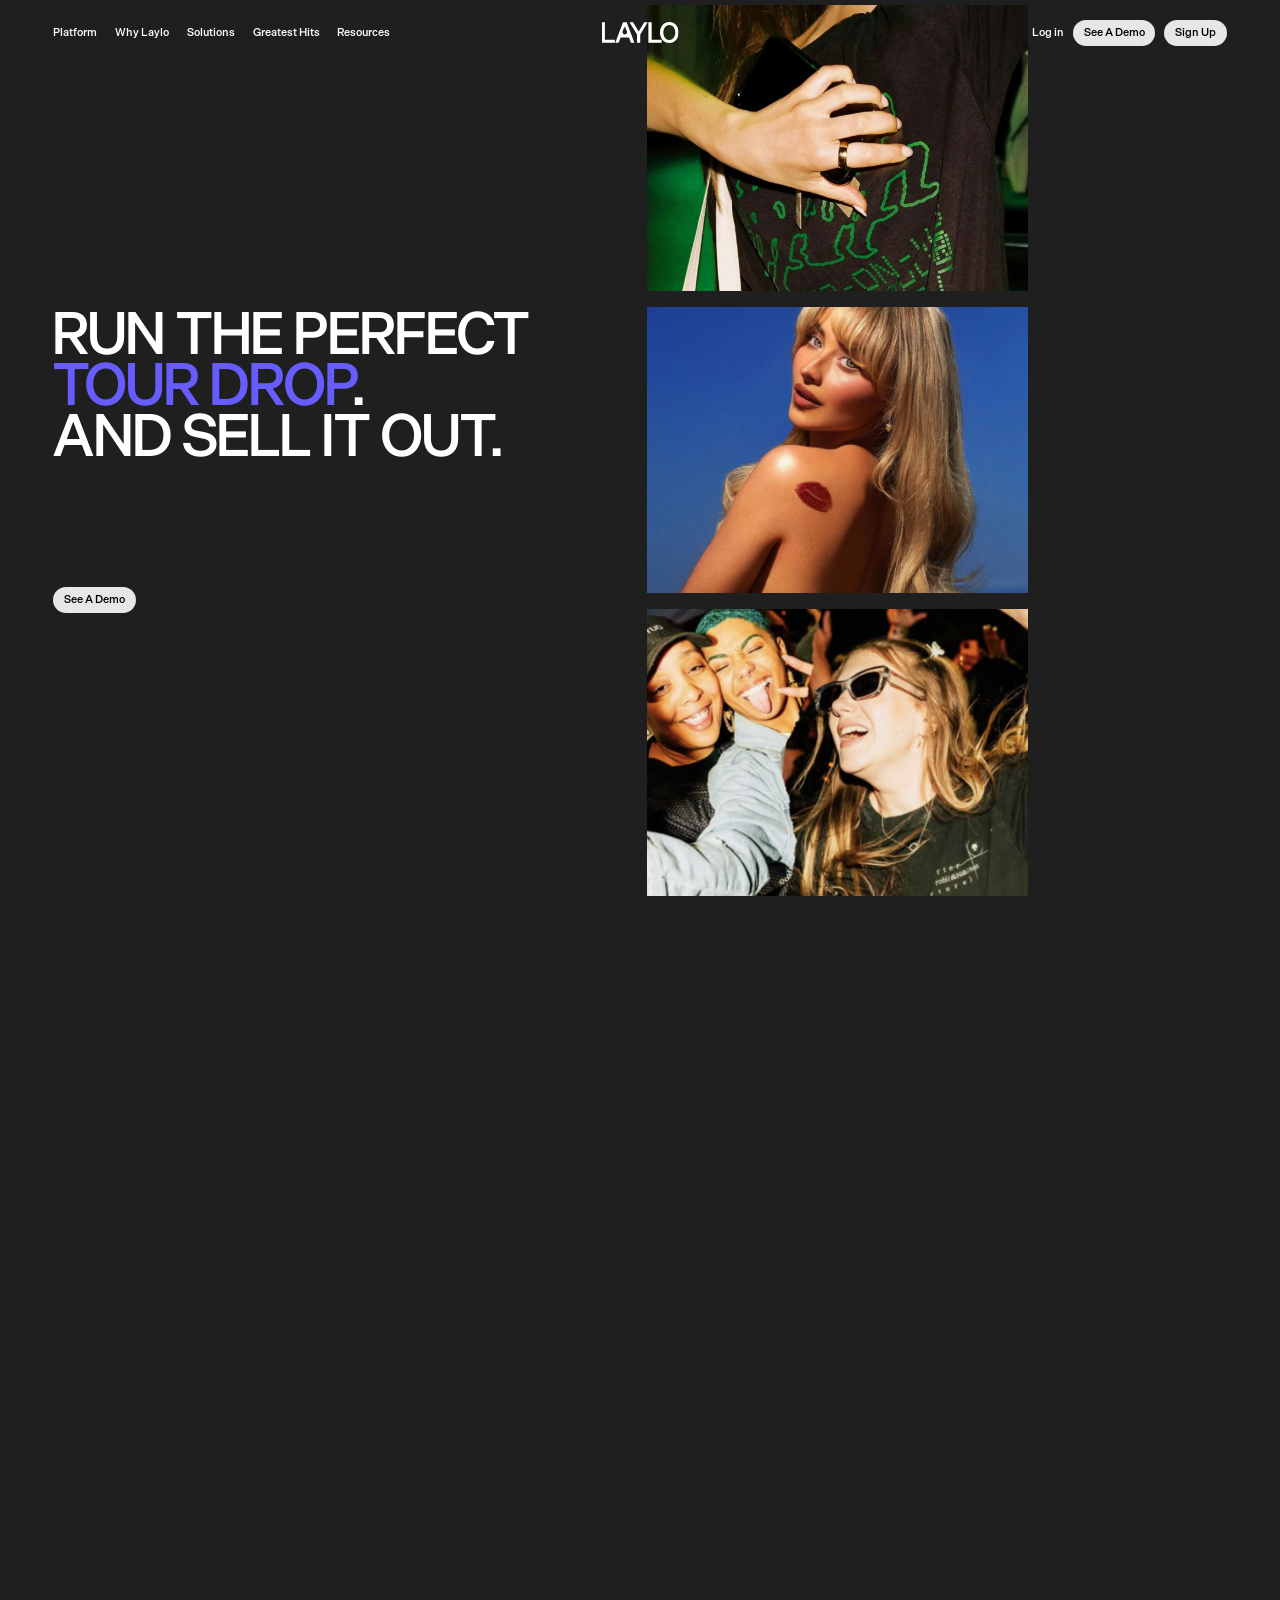
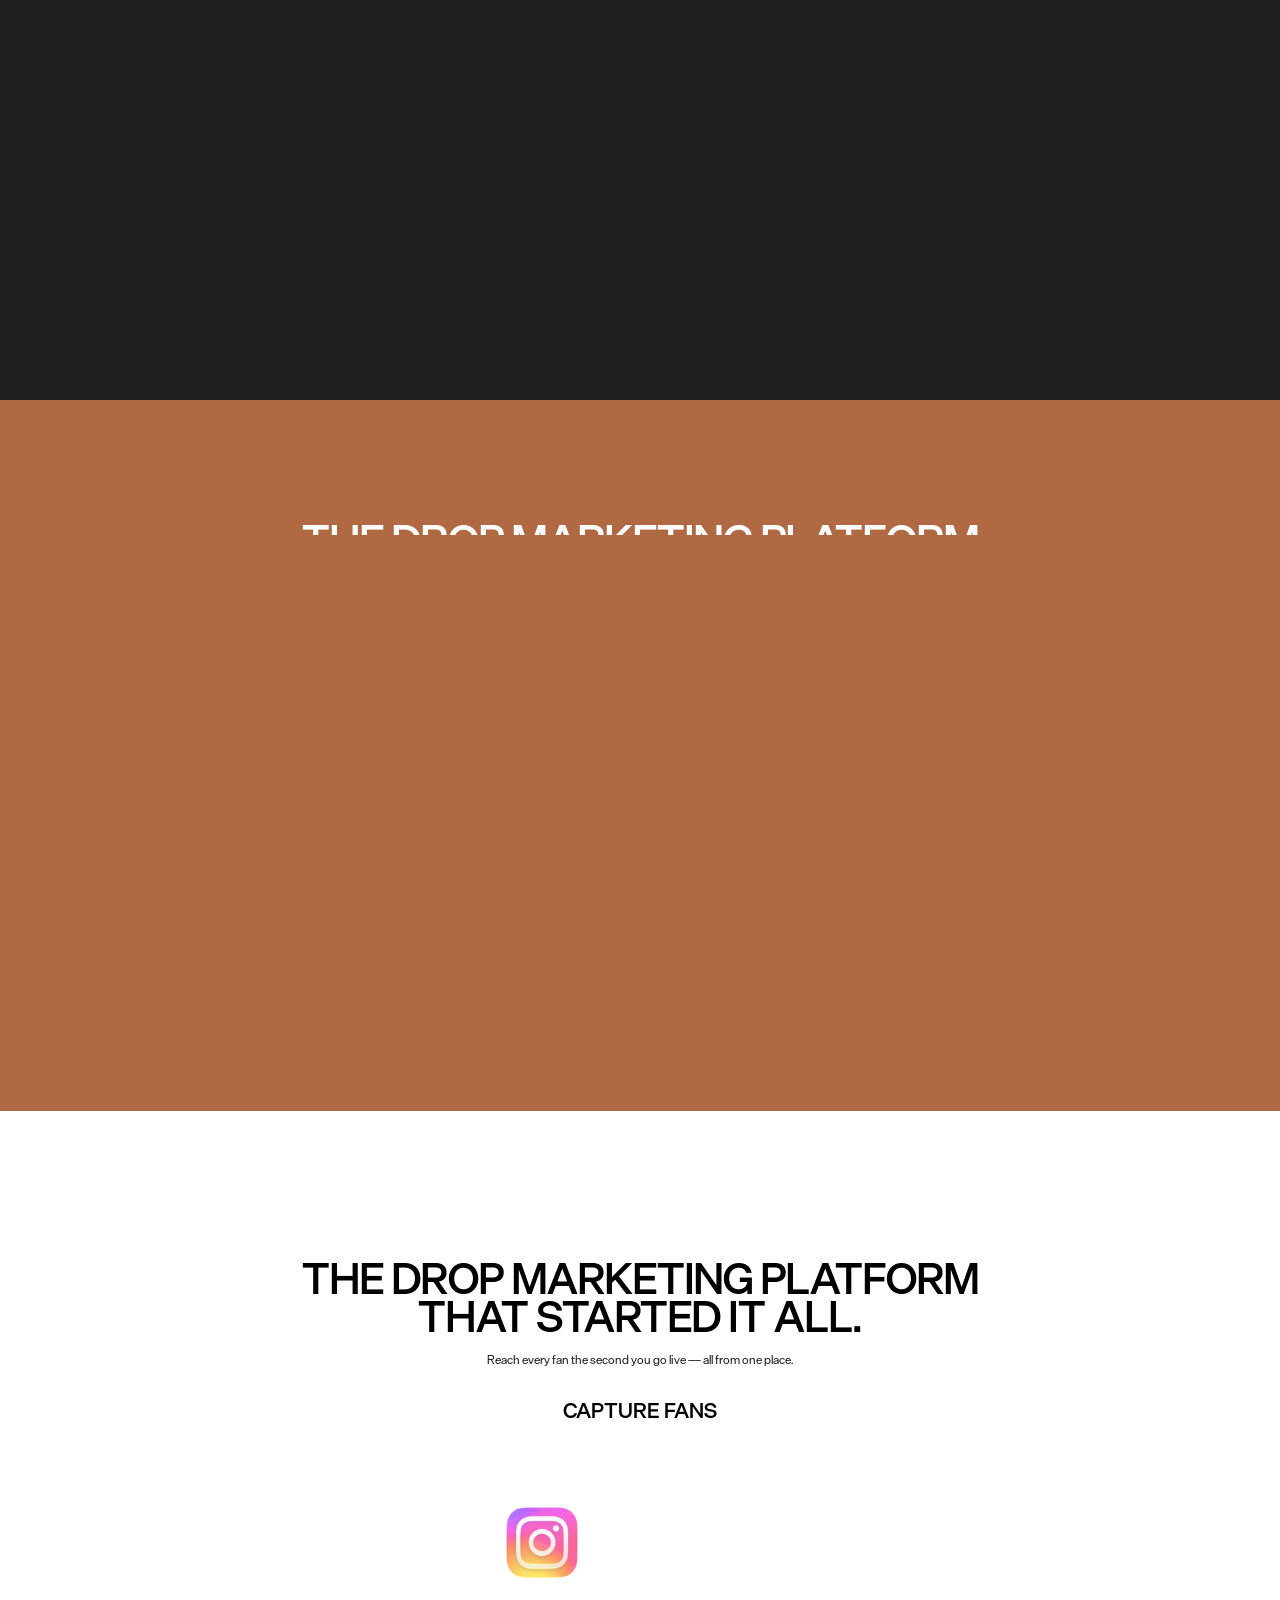
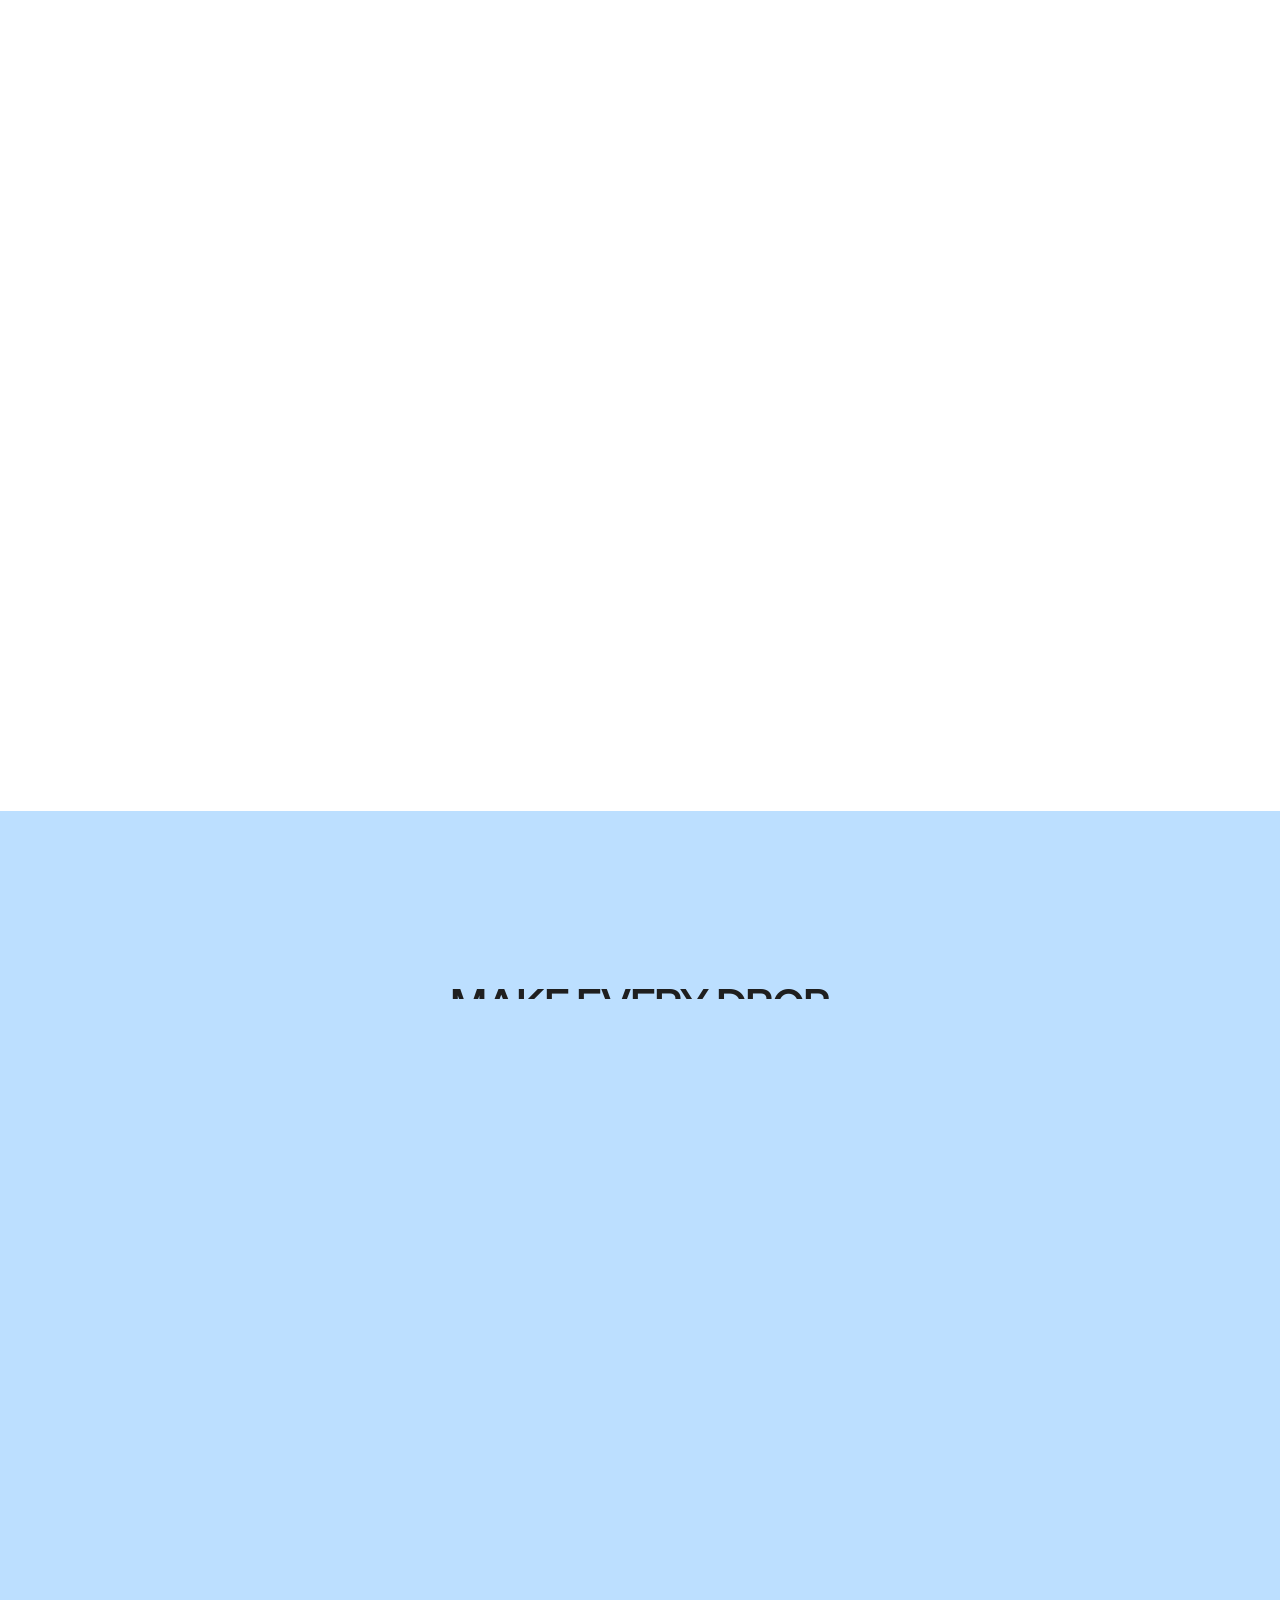
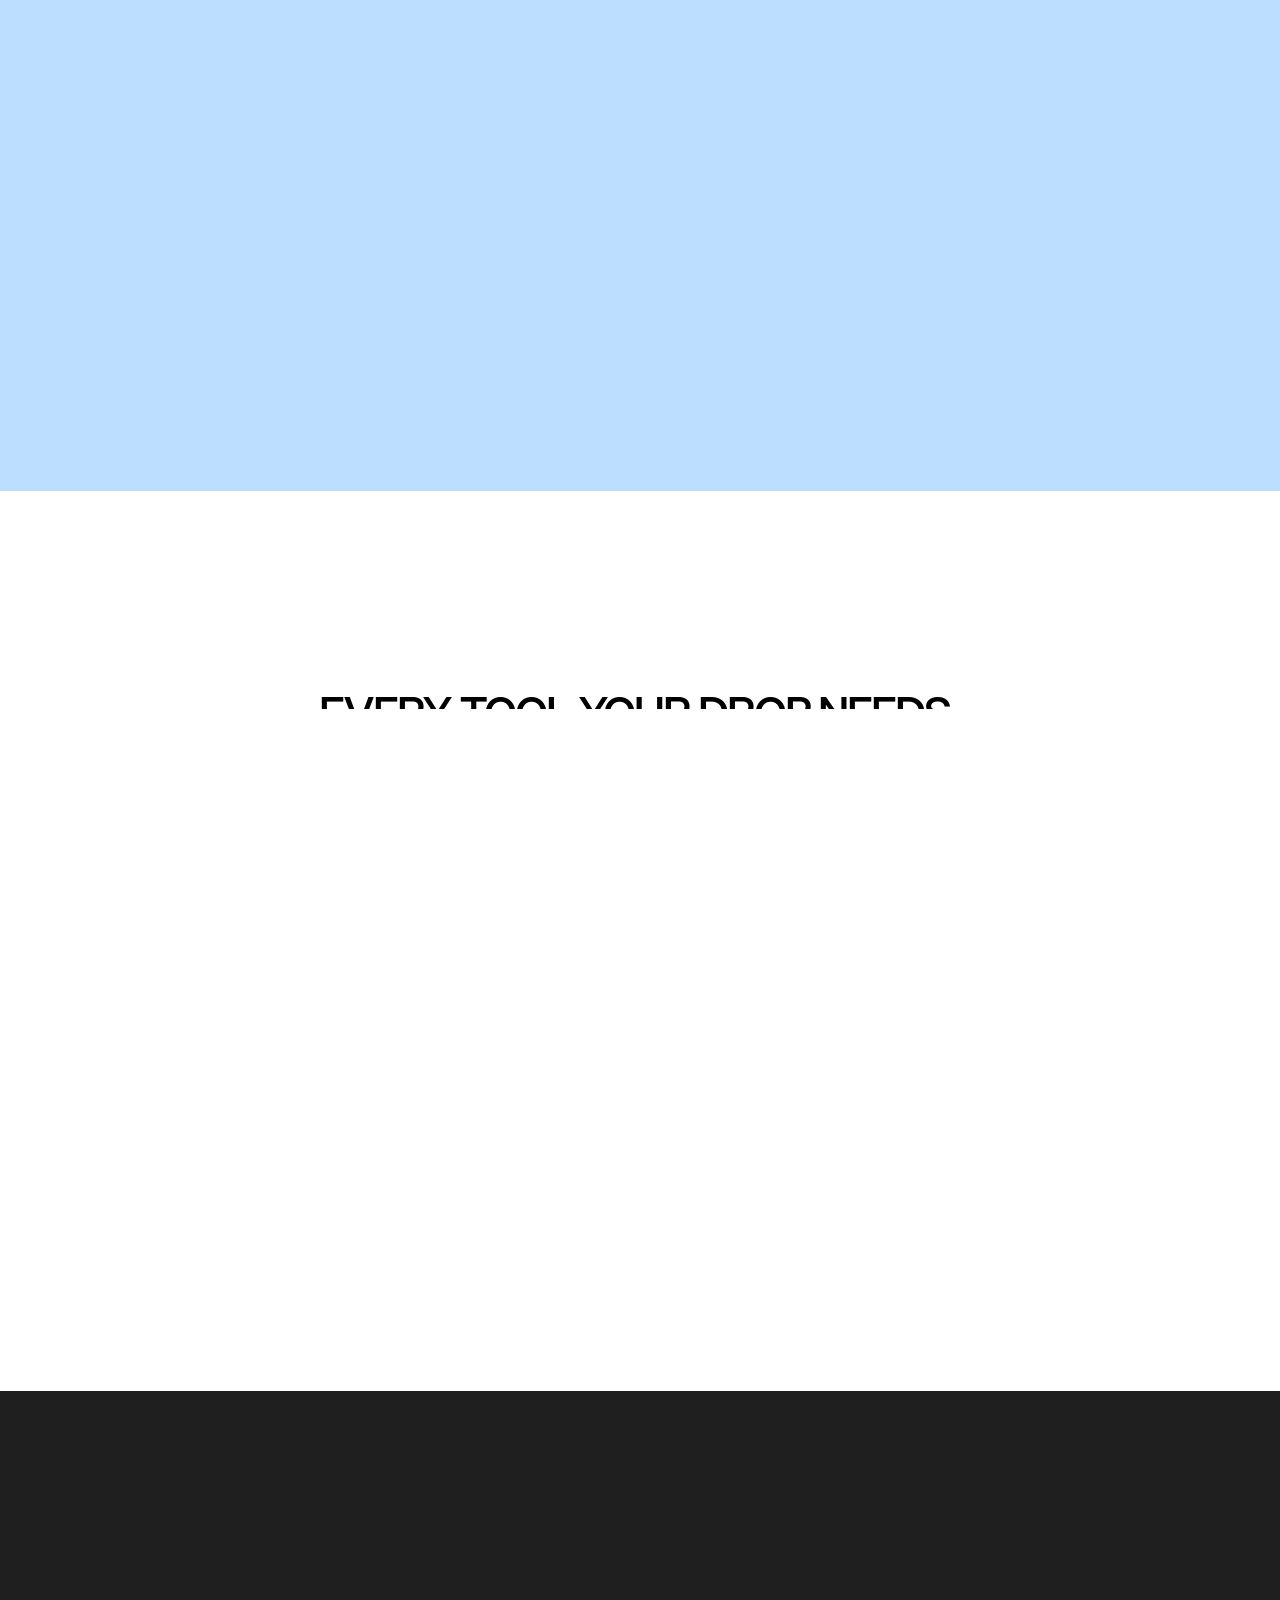
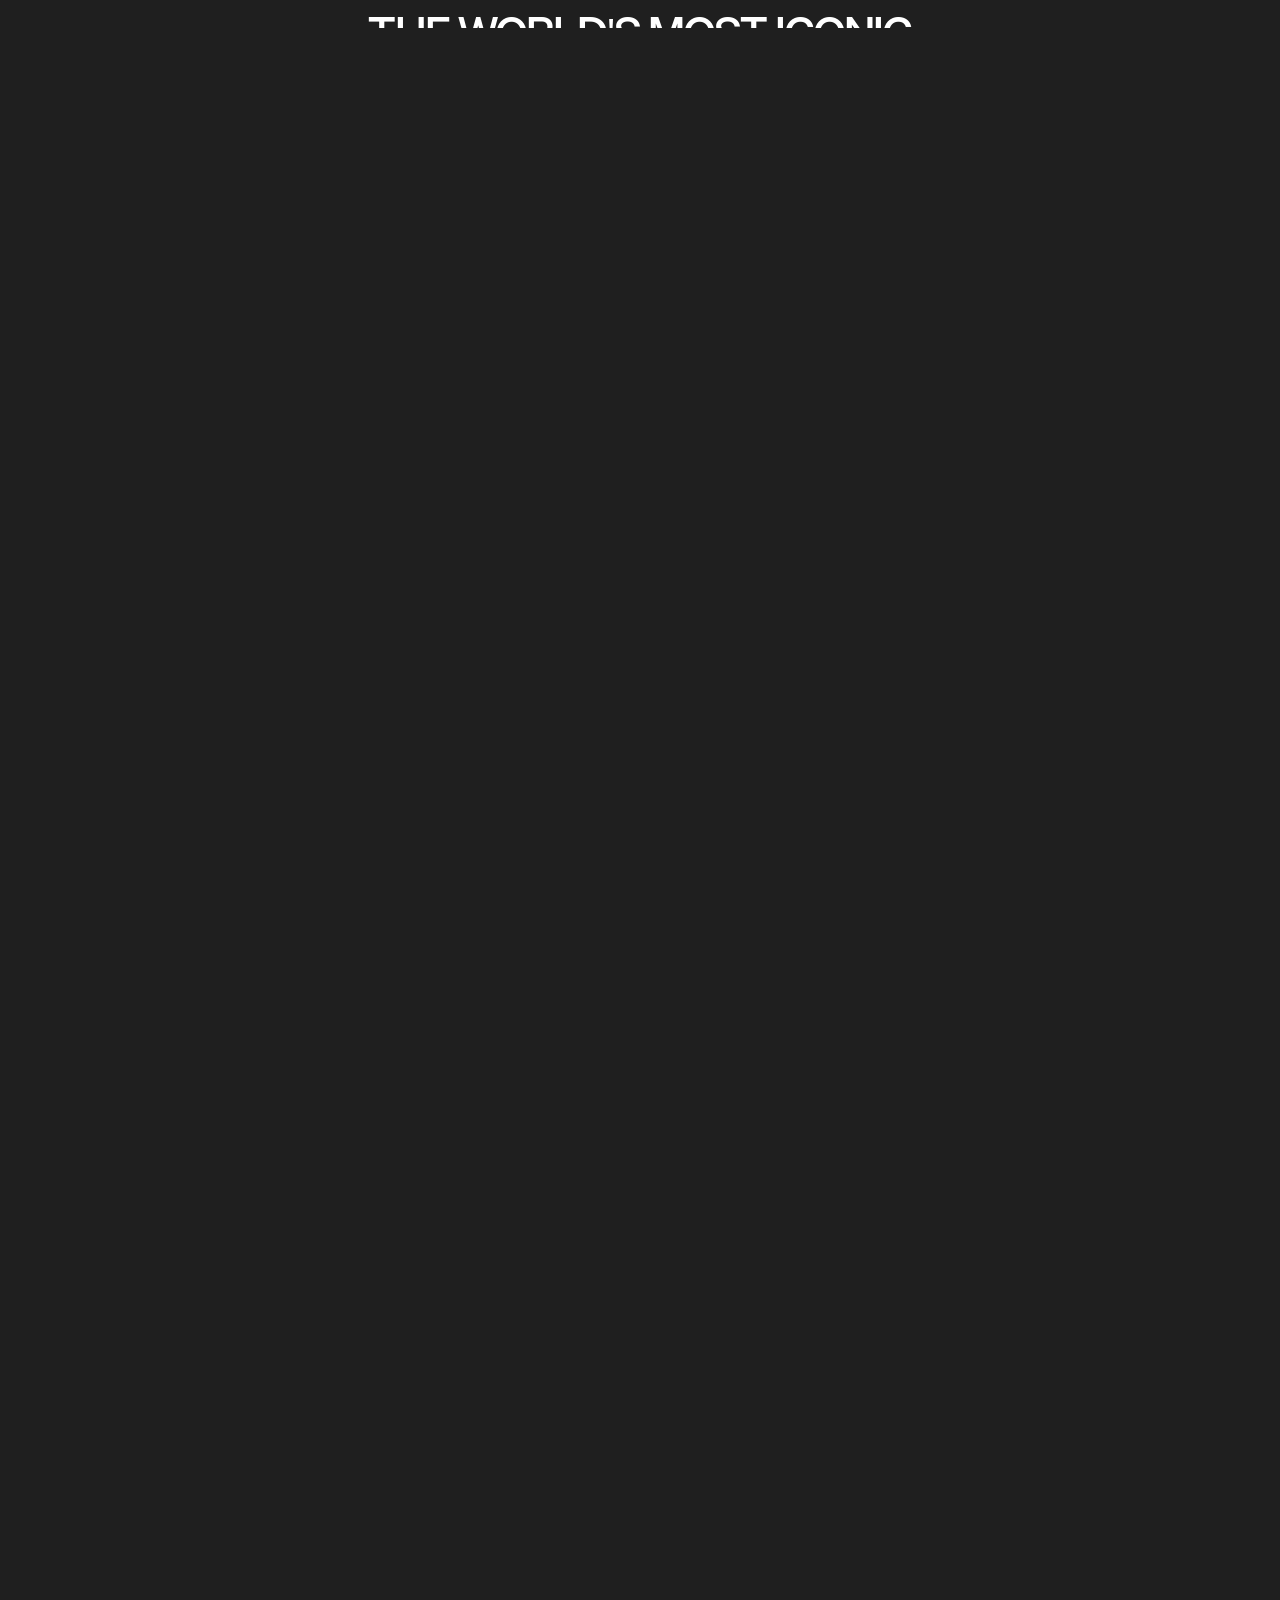
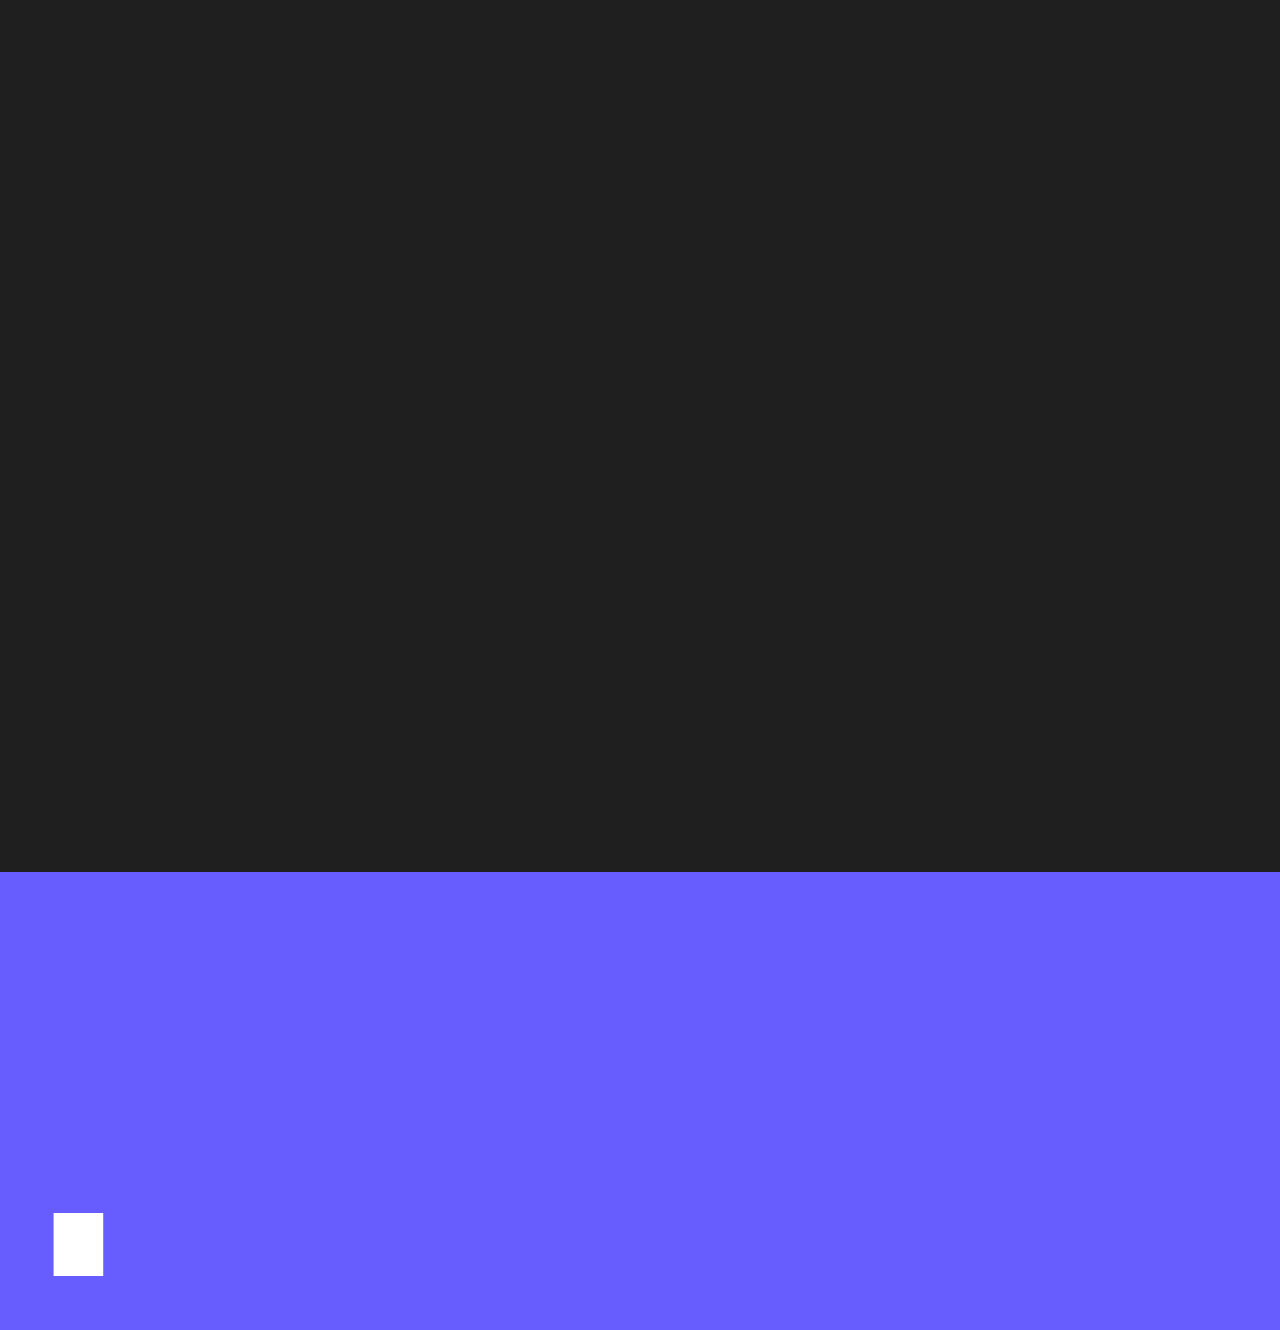
<file: v2.html>
<!doctype html>
<html lang="en">
<head>
  <meta charset="utf-8" />
  <meta name="viewport" content="width=device-width, initial-scale=1" />
  <title>Laylo — Run the perfect drop (Version B)</title>
  <link rel="preload" href="./fonts/TestDieGroteskVF-Roman.ttf" as="font" type="font/ttf" crossorigin />
  <link rel="stylesheet" href="./styles.css" />
  <link rel="stylesheet" href="./styles-v2.css" />
  <!-- Vendored locally so the prototype runs offline. -->
  <script src="./vendor/react.min.js"></script>
  <script src="./vendor/react-dom.min.js"></script>
  <script src="./vendor/htm.umd.js"></script>
  <script src="./vendor/gsap.min.js"></script>
  <script src="./vendor/ScrollTrigger.min.js"></script>
  <script src="./vendor/lenis.min.js"></script>
</head>
<body>
  <div id="root"></div>
  <script type="module" src="./src/main-v2.js"></script>
</body>
</html>
</file>
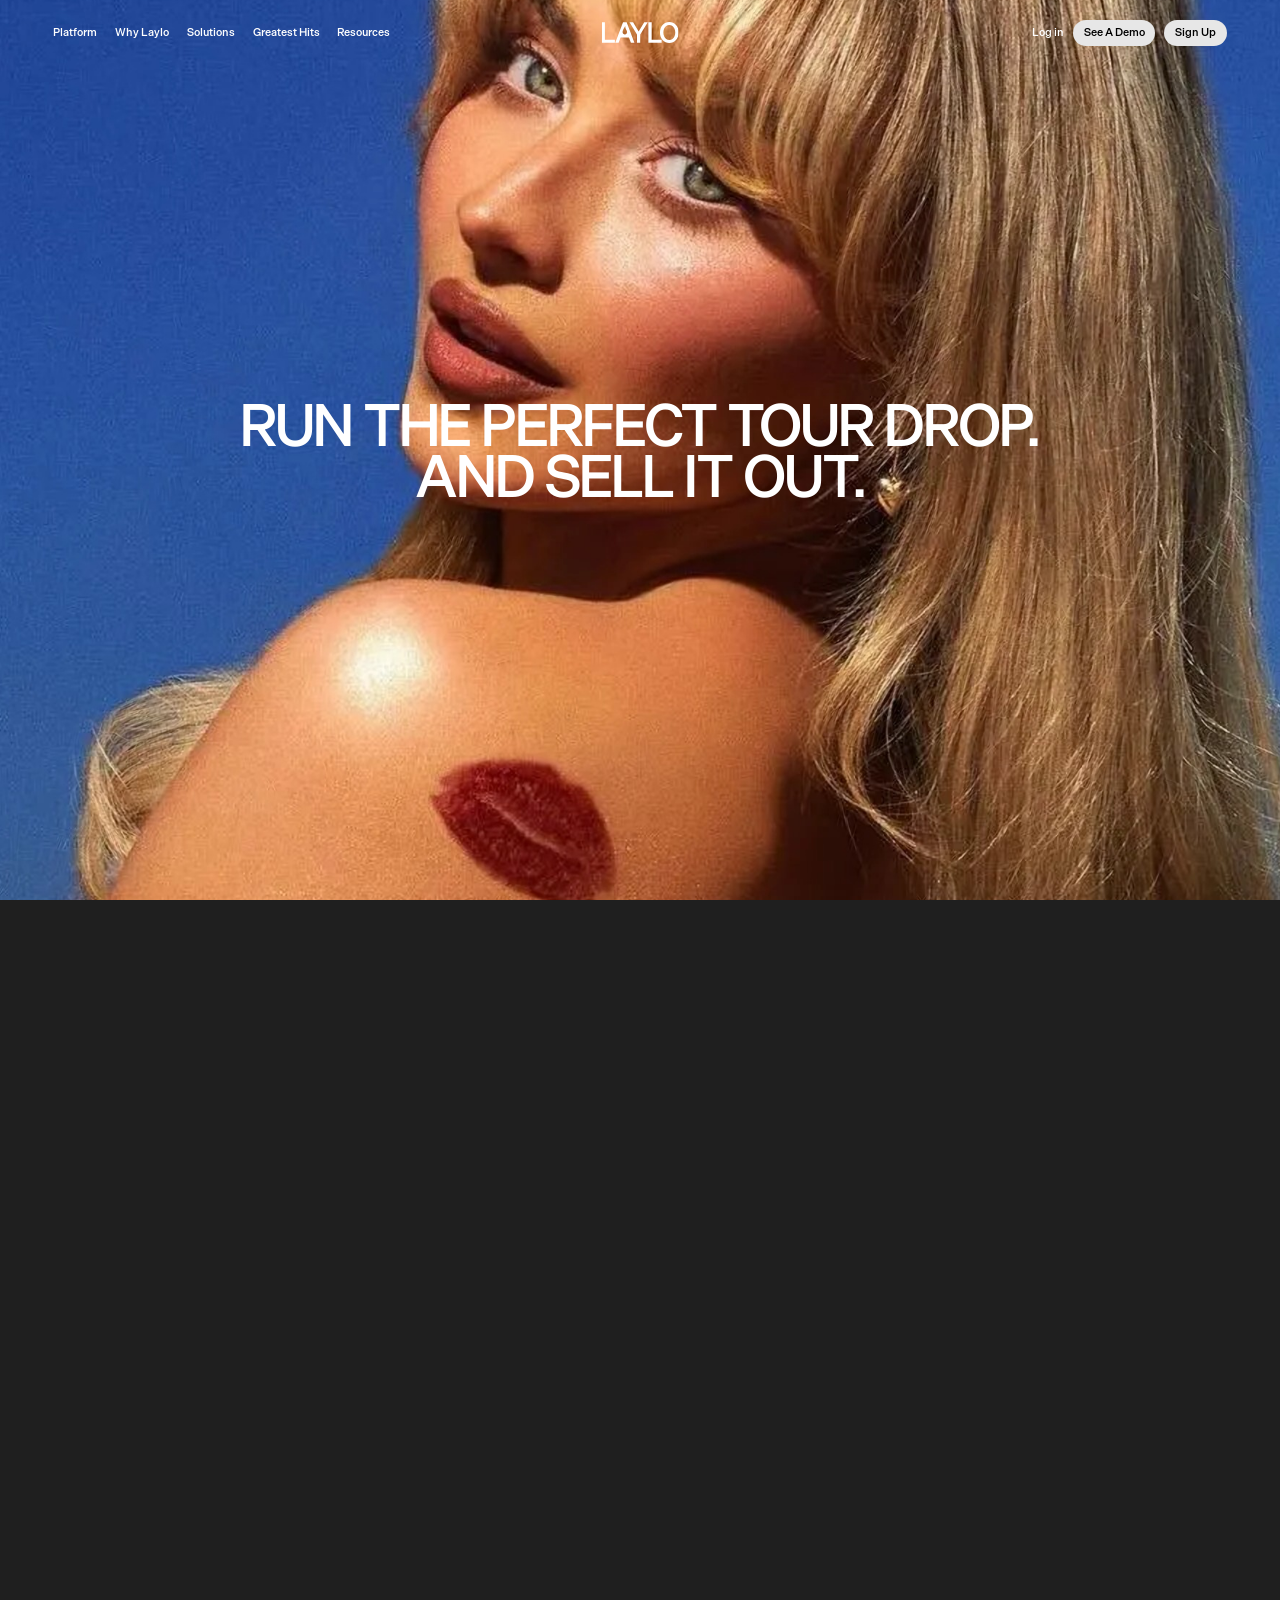
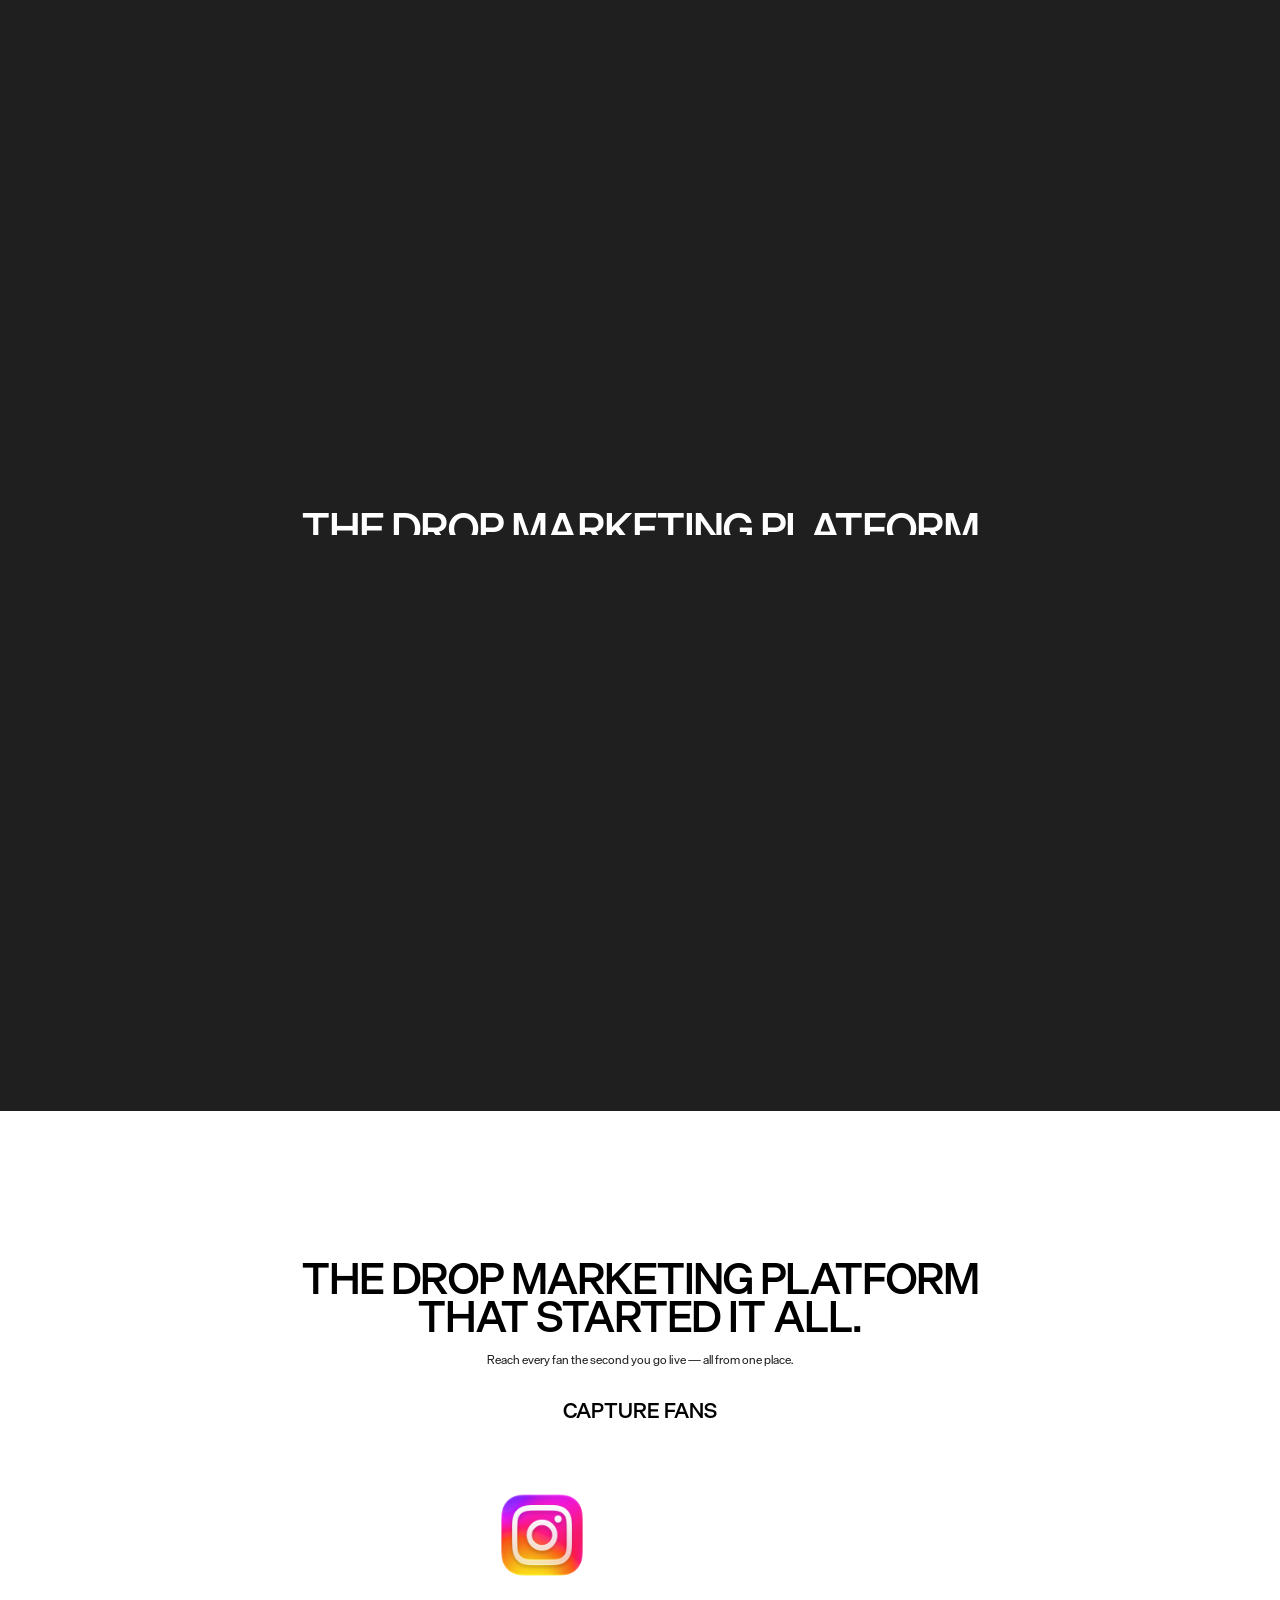
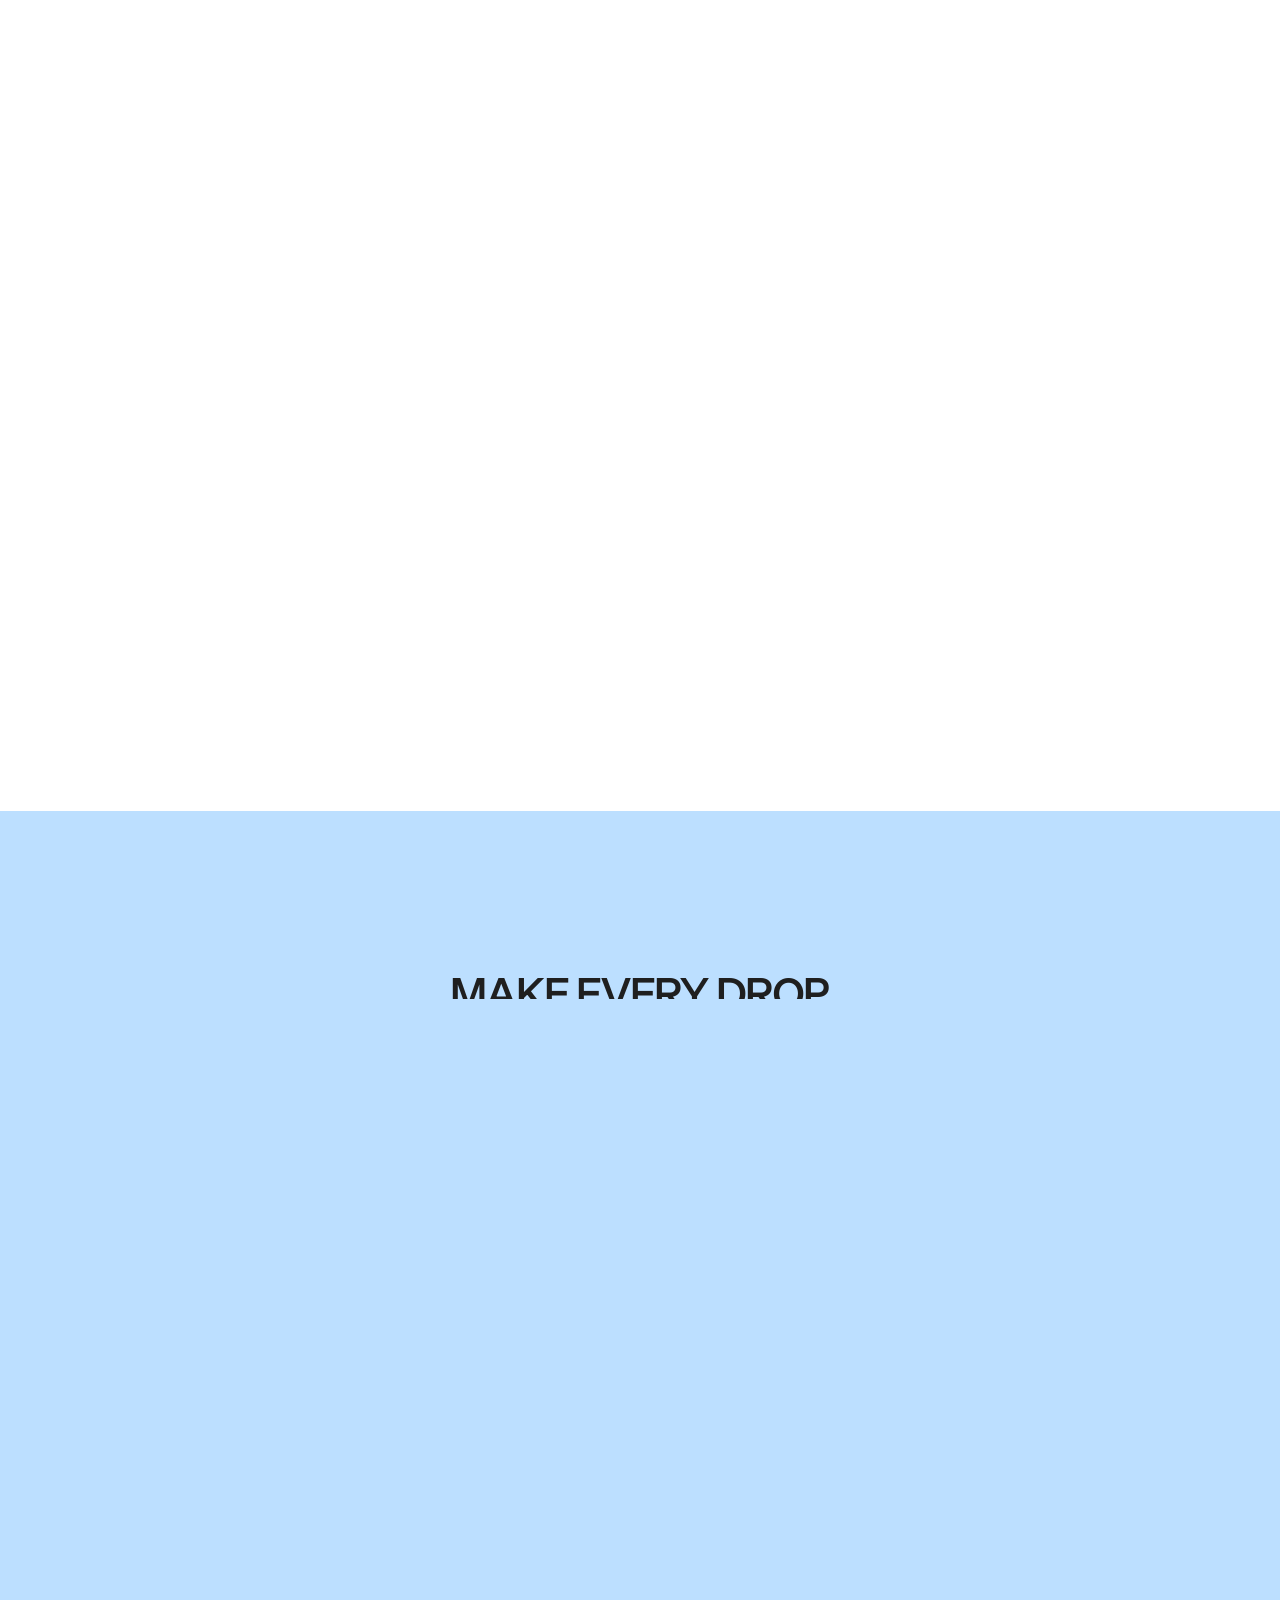
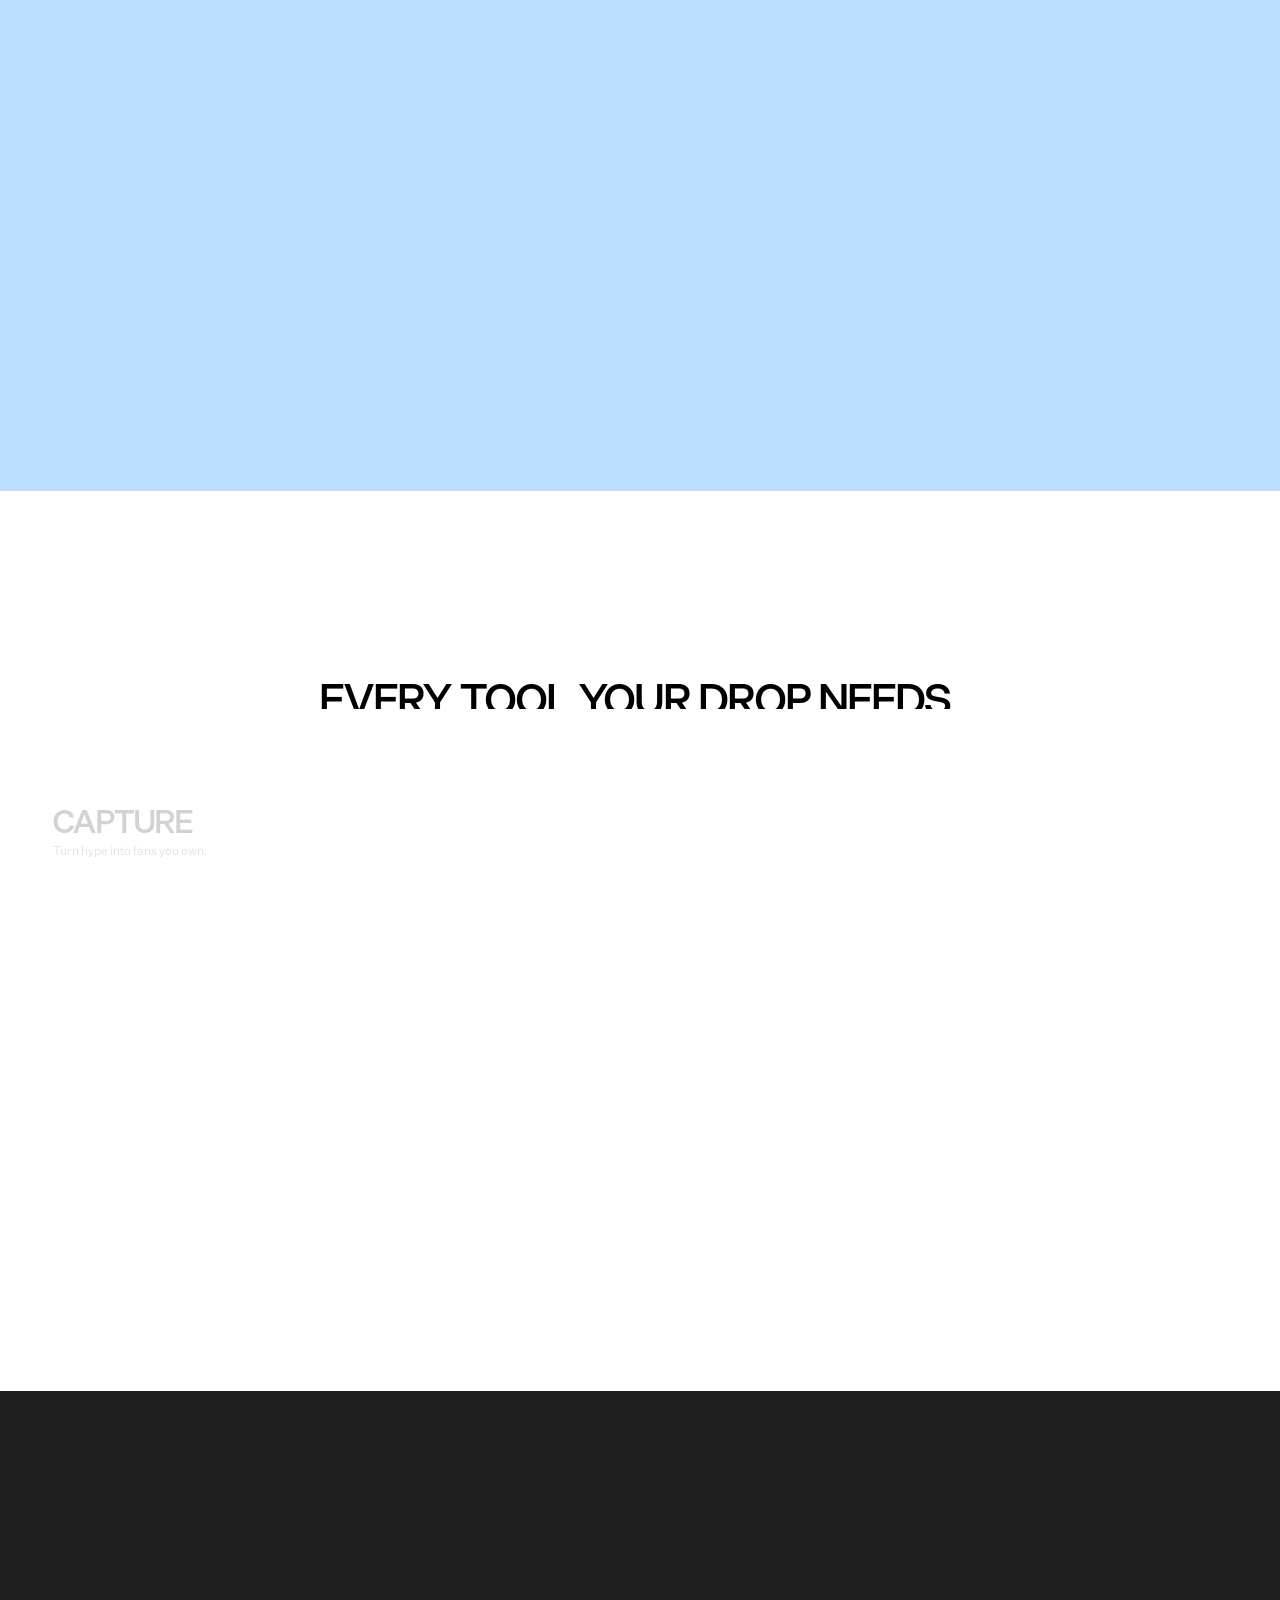
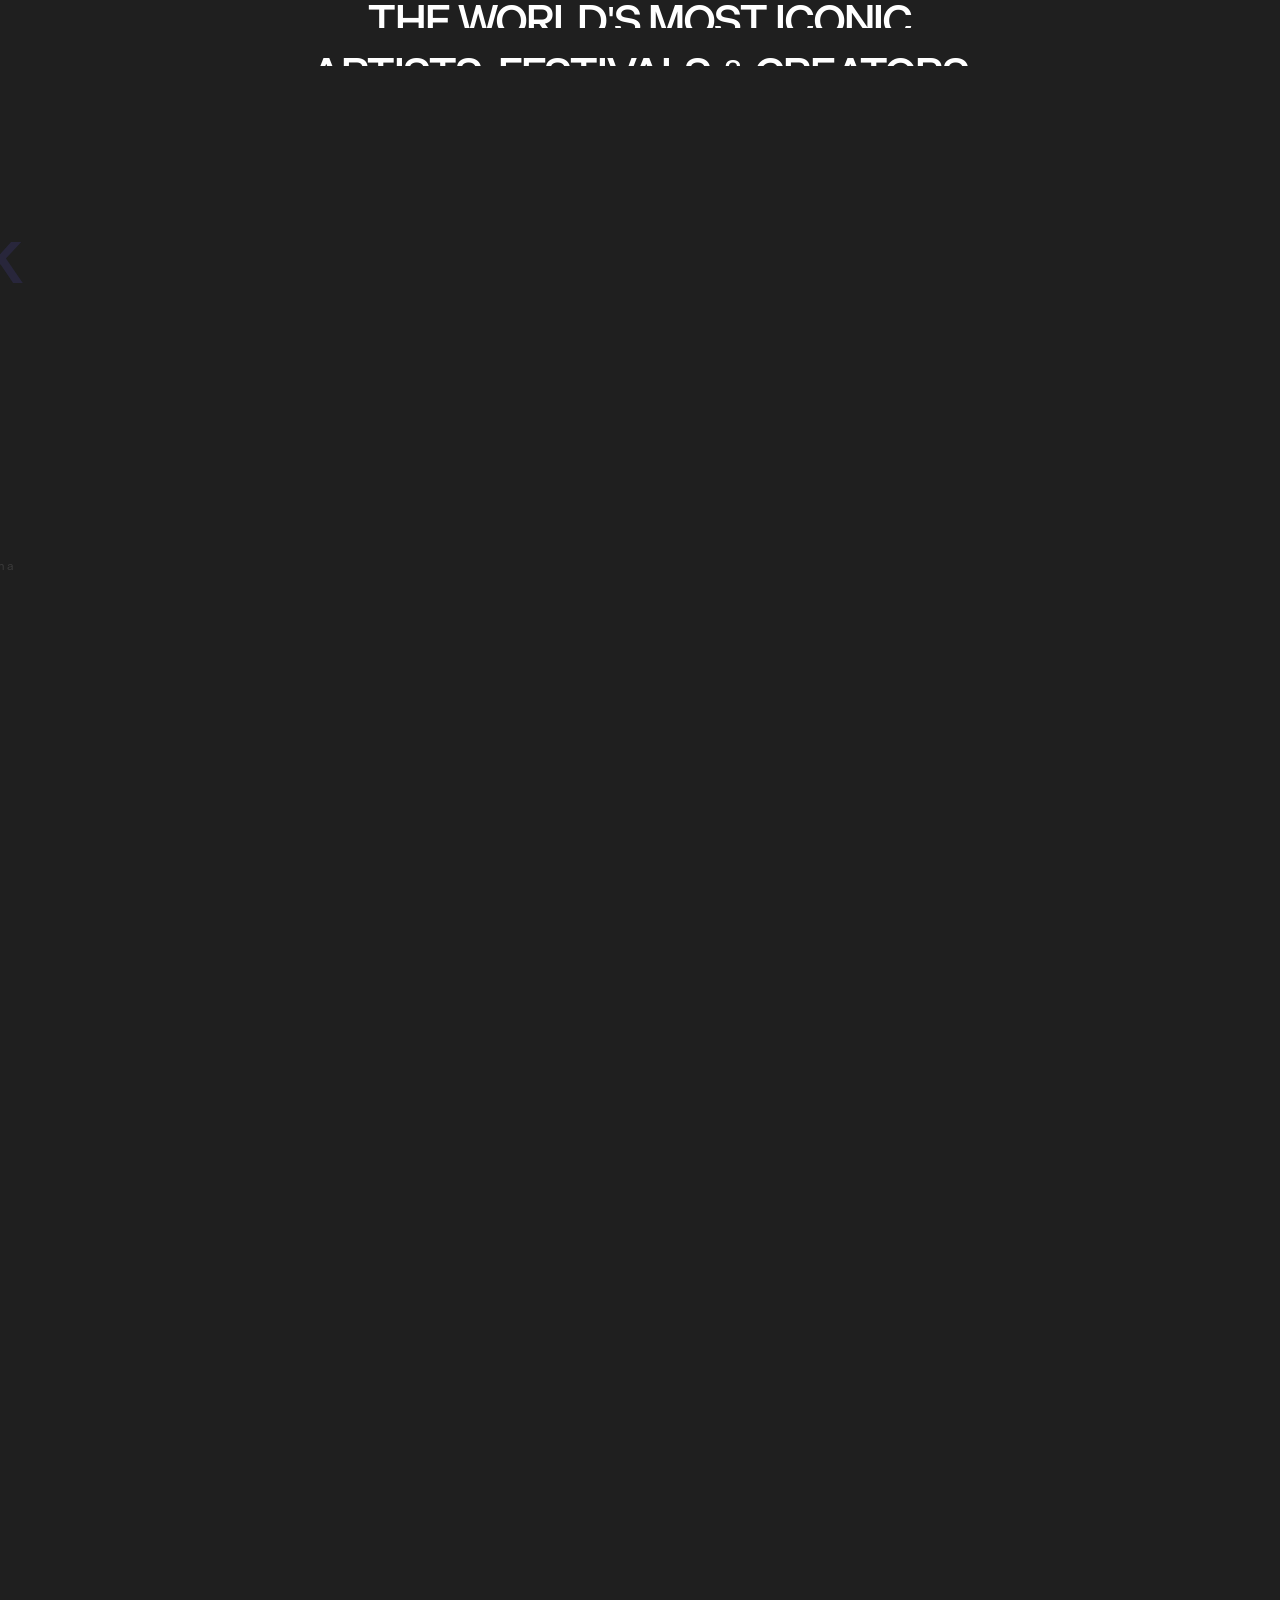
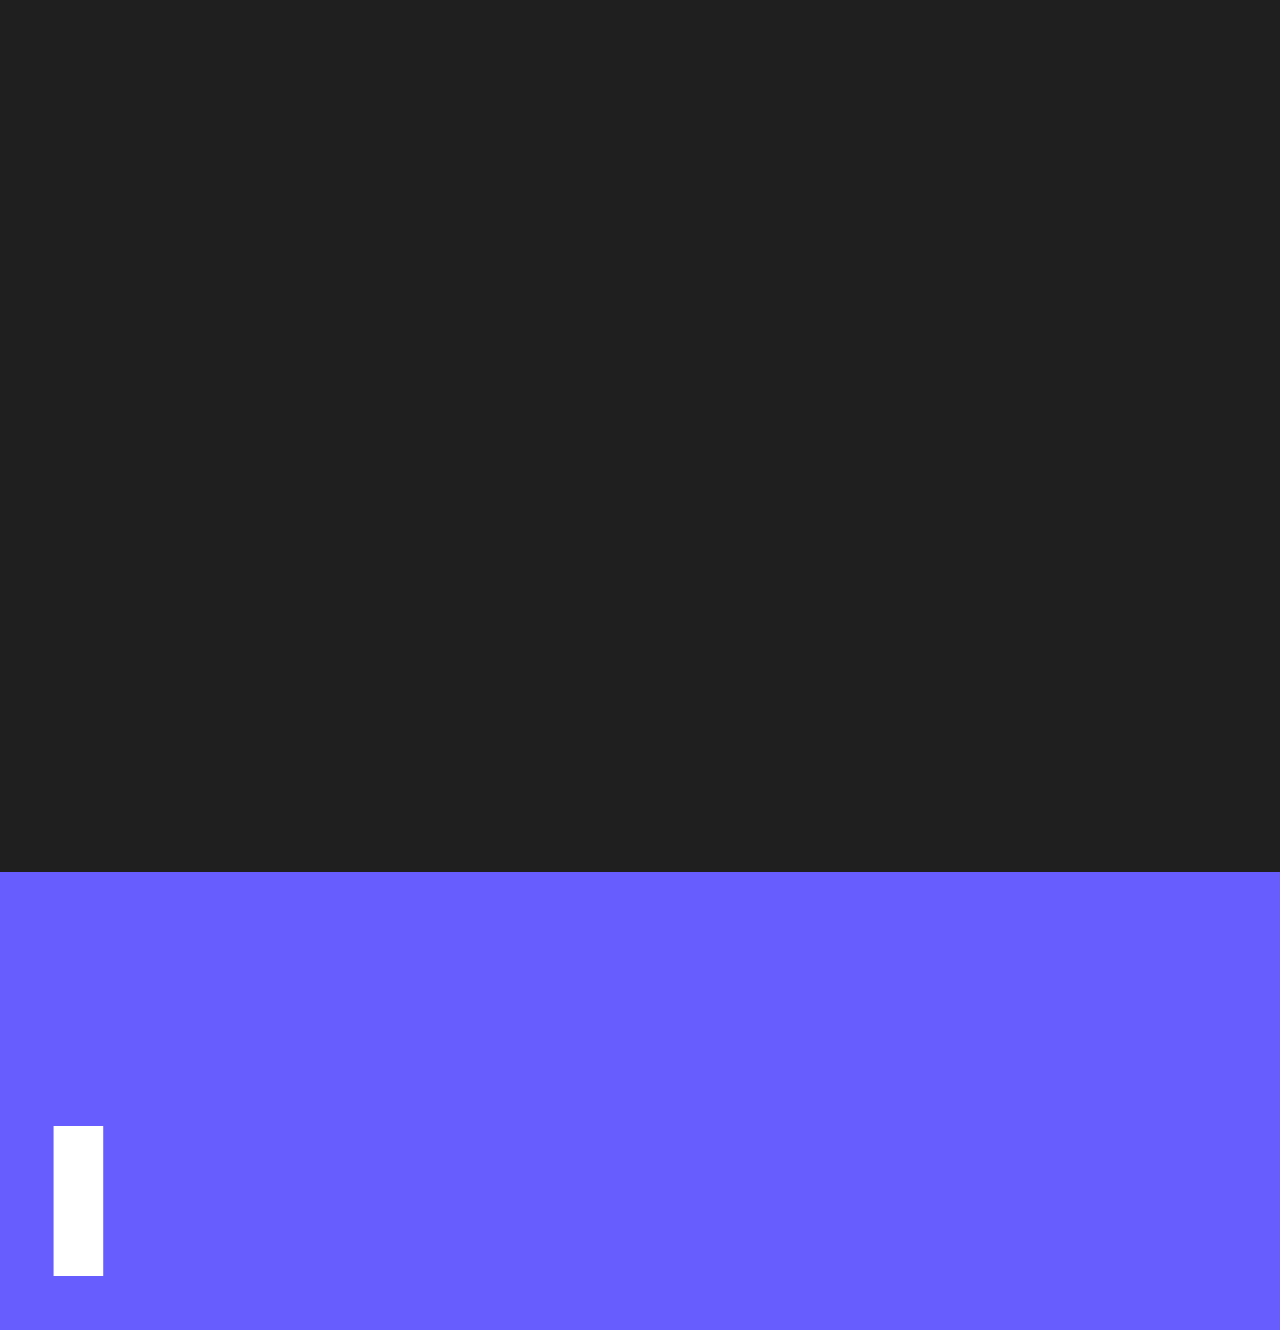
<file: v3.html>
<!doctype html>
<html lang="en">
<head>
  <meta charset="utf-8" />
  <meta name="viewport" content="width=device-width, initial-scale=1" />
  <title>Laylo — Run the perfect drop (Version C)</title>
  <link rel="preload" href="./fonts/TestDieGroteskVF-Roman.ttf" as="font" type="font/ttf" crossorigin />
  <link rel="stylesheet" href="./styles.css" />
  <link rel="stylesheet" href="./styles-v3.css" />
  <!-- Vendored locally so the prototype runs offline. -->
  <script src="./vendor/react.min.js"></script>
  <script src="./vendor/react-dom.min.js"></script>
  <script src="./vendor/htm.umd.js"></script>
  <script src="./vendor/gsap.min.js"></script>
  <script src="./vendor/ScrollTrigger.min.js"></script>
  <script src="./vendor/lenis.min.js"></script>
</head>
<body>
  <div id="root"></div>
  <script type="module" src="./src/main-v3.js"></script>
</body>
</html>
</file>
<file: styles.css>
/* Laylo homepage prototype.
   Desktop: 1rem == 1 Figma px on the 1440 × 800 frame, scaled to fit the viewport
   (width-limited, or height-limited on short screens so pinned frames always fit). */

@font-face {
  font-family: "Die";
  src: url("./fonts/TestDieGroteskVF-Roman.ttf") format("truetype");
  font-weight: 100 900;
  font-display: block;
}
@font-face { font-family: "Saans"; src: url("./fonts/Saans-TRIAL-Regular.otf") format("opentype"); font-weight: 400; font-display: block; }
@font-face { font-family: "Saans"; src: url("./fonts/Saans-TRIAL-SemiBold.otf") format("opentype"); font-weight: 600; font-display: block; }
/* Neue Haas Grotesk: only for the iMessage UI on the hero phone screens (Figma uses it there). */
@font-face { font-family: "NHG"; src: url("./fonts/NHaasGroteskTXPro-55Rg.ttf") format("truetype"); font-weight: 400; }
@font-face { font-family: "NHG"; src: url("./fonts/NHaasGroteskTXPro-65Md.ttf") format("truetype"); font-weight: 500; }

:root {
  --ink: #1f1f1f;
  --purple: #675dff;
  --blue: #bcdfff;
  --chip: #e7e7e7;
  --ease: cubic-bezier(.2, .7, .1, 1);
}

html {
  font-size: min(calc(100vw / 1440), calc(100vh / 800));
  -webkit-text-size-adjust: 100%;
}
@supports (height: 100svh) { html { font-size: min(calc(100vw / 1440), calc(100svh / 800)); } }

*, *::before, *::after { box-sizing: border-box; }
body {
  margin: 0;
  background: var(--ink);
  color: var(--ink);
  font-family: "Die", "Helvetica Neue", Arial, sans-serif;
  font-variation-settings: "opsz" 6;
  font-size: 14rem;
  -webkit-font-smoothing: antialiased;
  -moz-osx-font-smoothing: grayscale;
  overflow-x: hidden;
}
img { display: block; }
button { font: inherit; color: inherit; background: none; border: 0; padding: 0; cursor: pointer; }
a { color: inherit; text-decoration: none; }
p, h1, h2, h3, ul, figure { margin: 0; padding: 0; }
ul { list-style: none; }

/* Die Grotesk named styles: A/B/C/D are the opsz 6/18/30/42 instances. */
.fA { font-family: "Die", sans-serif; font-variation-settings: "opsz" 6; }
.fB { font-family: "Die", sans-serif; font-variation-settings: "opsz" 18; }
.fC { font-family: "Die", sans-serif; font-variation-settings: "opsz" 30; }
.fD { font-family: "Die", sans-serif; font-variation-settings: "opsz" 42; }
.saans { font-family: "Saans", "Helvetica Neue", sans-serif; font-variation-settings: normal; }

.h-xl { font-size: 48rem; font-weight: 500; line-height: 0.9; text-transform: uppercase; text-align: center; letter-spacing: 0; }
.mask { display: block; overflow: hidden; padding-bottom: 0.04em; margin-bottom: -0.04em; }
.mask > span { display: block; }

/* A 1440 × 800 design frame, centred in its (pinned) viewport. */
.stage { position: relative; width: 1440rem; height: 800rem; margin: 0 auto; }

/* ---------- Buttons ---------- */
.pill {
  display: inline-flex; align-items: center; justify-content: center;
  padding: 8rem 12rem; border-radius: 20rem; background: var(--chip); color: #000;
  font-size: 12rem; line-height: 1.1; font-weight: 500; text-transform: capitalize; white-space: nowrap;
  transition: background .3s var(--ease), color .3s var(--ease), transform .3s var(--ease);
}
.pill:hover { background: #fff; transform: translateY(-1rem); }
.pill--grey:hover { background: var(--purple); color: #fff; }
.pill--purple { background: var(--purple); color: #fff; }
.pill--purple:hover { background: #5246f0; }
.outline-pill {
  display: inline-flex; padding: 10rem 20rem; border: 1.13rem solid currentColor; border-radius: 35rem;
  font-size: 10rem; font-weight: 600; text-transform: uppercase; line-height: normal; white-space: nowrap;
  transition: background .3s var(--ease), color .3s var(--ease);
}

/* ---------- Nav ---------- */
.navrow { position: relative; height: 73rem; color: #fff; }
.navrow__links { position: absolute; left: 60rem; top: 30rem; display: flex; gap: 20rem; font-size: 12rem; font-weight: 500; line-height: 1.1; }
.navrow__links a { position: relative; }
.navrow__links a::after {
  content: ""; position: absolute; left: 0; right: 0; bottom: -3rem; height: 1px; background: currentColor;
  transform: scaleX(0); transform-origin: right; transition: transform .4s var(--ease);
}
.navrow__links a:hover::after { transform: scaleX(1); transform-origin: left; }
.navrow__logo { position: absolute; left: 50%; top: 25rem; transform: translateX(-50%); }
.navrow__logo img { width: 86.34rem; height: 23rem; }
.navrow__actions { position: absolute; right: 60rem; top: 22rem; display: flex; align-items: center; gap: 10rem; font-size: 12rem; font-weight: 500; }
.navrow__login { line-height: 1.1; opacity: 1; transition: opacity .3s; }
.navrow__login:hover { opacity: .65; }

.nav {
  position: fixed; inset: 0 0 auto 0; z-index: 50; width: 100%;
  transition: transform .5s var(--ease), background-color .4s, backdrop-filter .4s;
}
.nav > .navrow { max-width: 1440rem; margin: 0 auto; }
.nav.is-solid {
  background: rgba(255, 255, 255, .08);
  -webkit-backdrop-filter: blur(18px) saturate(1.4); backdrop-filter: blur(18px) saturate(1.4);
}
/* Over light sections: dark text and logo on the same frosted glass. */
.nav .navrow, .nav .navrow__logo img { transition: color .4s var(--ease), filter .4s var(--ease); }
.nav.on-light .navrow { color: var(--ink); }
.nav.on-light .navrow__logo img { filter: brightness(0.12); }
.nav.on-light.is-solid { background: rgba(255, 255, 255, .35); }
.nav.is-hidden { transform: translateY(-100%); }
/* Version A (nav.js, keepLogo): when hiding, only the links, buttons and glass go; the wordmark stays. */
.nav.keep-logo.is-hidden { transform: none; background: transparent; -webkit-backdrop-filter: none; backdrop-filter: none; pointer-events: none; }
.nav.keep-logo .navrow__links, .nav.keep-logo .navrow__actions { transition: opacity .4s, transform .5s var(--ease); }
.nav.keep-logo.is-hidden .navrow__links, .nav.keep-logo.is-hidden .navrow__actions { opacity: 0; transform: translateY(-12rem); }
.nav.keep-logo.is-hidden .navrow__logo { pointer-events: auto; }
/* Small frosted chip behind the lone wordmark so it reads over photos and icons. */
.nav.keep-logo .navrow__logo::before {
  content: ""; position: absolute; inset: -8rem -16rem; z-index: -1; border-radius: 30rem; opacity: 0;
  background: rgba(20, 20, 20, .28); -webkit-backdrop-filter: blur(16px) saturate(1.4); backdrop-filter: blur(16px) saturate(1.4);
  transition: opacity .4s;
}
.nav.keep-logo.on-light .navrow__logo::before { background: rgba(255, 255, 255, .6); }
.nav.keep-logo.is-hidden .navrow__logo::before { opacity: 1; }

/* ---------- Hero (Landing Scroll) ---------- */
.hero { position: relative; height: 100vh; height: 100svh; overflow: hidden; background: var(--ink); color: #fff; }
/* Right half: the 720 × 800 Figma phone panel, scaled by --p to cover the half (hero.js). */
.hero__right {
  --p: max(calc(50vw / 720), calc(100vh / 800));
  position: absolute; left: 50%; top: 0; width: 50%; height: 100%; overflow: hidden; background: #d9d9d9;
}
.hero__stage { position: absolute; left: 50%; top: 50%; width: calc(720 * var(--p)); height: calc(800 * var(--p)); translate: -50% -50%; }
.hero__stage > * { position: absolute; }
.hero__phone { overflow: hidden; }
.hero__phone img { position: absolute; left: 0; top: 0.04%; width: 100%; height: 99.93%; object-fit: cover; }
.hero__screen { overflow: hidden; isolation: isolate; background: #fff; will-change: clip-path; }
.hero__screen > * { position: absolute; }
.hero__base { left: 0; top: 0; width: 100%; height: 100%; object-fit: cover; }
.hero__white { background: #fff; }
.hero__tint { mix-blend-mode: multiply; }
.hero__shade { inset: 0; background: rgba(0, 0, 0, .15); pointer-events: none; }
.nhg { font-family: "NHG", "Helvetica Neue", Arial, sans-serif; font-weight: 400; font-variation-settings: normal; color: #000; line-height: normal; }
.nhg-md { font-weight: 500; }
.hero__name { translate: -50% 0; white-space: nowrap; background: rgba(233, 233, 234, .4); border: 0 solid rgba(0, 0, 0, .4); }
.hero__avatar { border-radius: 50%; object-fit: cover; }
.hero__bubble { display: flex; align-items: center; }
.hero__bubble p, .hero__card p { margin: 0; width: 100%; }
.hero__card { display: flex; flex-direction: column; align-items: stretch; justify-content: center; overflow: hidden; }
.hero__cardImg { position: relative; flex: none; width: 100%; overflow: hidden; }
.hero__cardImg img { width: 100%; height: 100%; object-fit: cover; }
.hero__col { display: flex; flex-direction: column; }
.hero__col > * { position: relative; left: auto !important; top: auto !important; flex: none; }
.hero__left { position: absolute; left: 0; top: 0; width: 50%; height: 100%; overflow: hidden; }
.hero__img { position: absolute; inset: 0; overflow: hidden; will-change: clip-path; }
/* Legibility: the same 15% dark layer Figma puts on the phone frames, on every left photo too. */
.hero__img::after { content: ""; position: absolute; inset: 0; background: rgba(0, 0, 0, .15); pointer-events: none; }
.hero__img img { width: 100%; height: 100%; object-fit: cover; will-change: transform; }
.hero__copy {
  position: absolute; left: 50%; top: 50%; transform: translate(-50%, -50%); z-index: 2;
  display: flex; flex-direction: column; align-items: center; gap: 18rem;
}
.hero__title {
  font-size: 48rem; font-weight: 500; line-height: 0.9; text-align: center; white-space: nowrap;
}
.hero__line { display: block; overflow: hidden; padding-bottom: 0.05em; margin-bottom: -0.05em; }
.hero__lineInner { display: block; }
.hero__slot { position: relative; display: inline-block; height: 0.9em; vertical-align: top; overflow: hidden; }
.hero__word { position: absolute; left: 50%; top: 0; white-space: nowrap; }
.hero__ctas { display: flex; gap: 10rem; font-weight: 500; }

/* Version A2 (hero-a2.js): auto-advancing hero, three progress bars at the bottom. */
.heroA2 .hero__left, .heroA2 .hero__stage { isolation: isolate; }
.heroA2 .hero__shade { z-index: 3; }
/* A2: the cycling drop-type word in brand purple. */
.heroA2 .hero__word { color: var(--purple); }
.heroA2__bars { position: absolute; left: 50%; bottom: 32rem; translate: -50% 0; z-index: 3; display: flex; gap: 6rem; }
.heroA2__bar { width: 44rem; height: 2rem; border-radius: 2rem; background: rgba(255, 255, 255, .35); overflow: hidden; }
.heroA2__barFill { display: block; height: 100%; background: #fff; transform: scaleX(0); transform-origin: left; }

/* ---------- Strip (Section 7) ---------- */
.strip { position: relative; height: 800rem; background: var(--ink); color: #fff; overflow: hidden; }
.strip__title { position: absolute; left: 0; right: 0; top: 106.76rem; color: #fff; }
.strip__viewport { position: absolute; left: 0; right: 0; top: 282rem; height: 300rem; }
.strip__track { display: flex; gap: 14.65rem; width: max-content; will-change: transform; }
.strip__item { width: 235rem; flex: none; cursor: pointer; }
.strip__media { width: 235rem; height: 235rem; overflow: hidden; background: #2a2a2a; }
.strip__media img { width: 100%; height: 100%; object-fit: cover; transition: transform 1s var(--ease), filter .6s; }
.strip__item:hover .strip__media img { transform: scale(1.06); }
.strip__track:hover .strip__item:not(:hover) .strip__media img { filter: brightness(.55); }
.strip__cap { position: relative; display: block; height: 64rem; padding-top: 10rem; }
.strip__name {
  display: block; font-size: 32rem; font-weight: 500; line-height: 0.8; height: 26rem; padding-top: 1rem;
  transform: translateY(105%); transition: transform .6s var(--ease);
}
.strip__meta {
  display: flex; justify-content: space-between; margin-top: 4rem; font-size: 14rem; line-height: 1.18;
  opacity: 0; transform: translateY(6rem); transition: opacity .4s, transform .6s var(--ease);
}
.strip__rule {
  position: absolute; left: 0; right: 0; top: 62rem; height: 1px; background: rgba(255, 255, 255, .55);
  transform: scaleX(0); transform-origin: left; transition: transform .7s var(--ease);
}
.strip__item:hover .strip__name { transform: none; }
.strip__item:hover .strip__meta { opacity: 1; transform: none; transition-delay: .08s; }
.strip__item:hover .strip__rule { transform: scaleX(1); transition-delay: .12s; }
.strip__copy { position: absolute; left: 50%; top: 651rem; width: 430rem; translate: -50% 0; display: flex; flex-direction: column; align-items: center; gap: 14rem; }
.strip__copy p { font-size: 14rem; line-height: 1.18; text-align: center; }
.strip .outline-pill:hover { background: #fff; color: var(--ink); }

/* Version A (strip.js, feed): captions always on, rank + live growth over each image. */
.strip--feed .strip__name, .strip--feed .strip__meta { transform: none; opacity: 1; }
.strip--feed .strip__rule { transform: none; }
.strip__media { position: relative; }
.strip__top {
  position: absolute; left: 0; right: 0; top: 0; display: flex; justify-content: space-between; padding: 12rem 14rem 28rem;
  font-size: 14rem; line-height: 1.18; color: #fff; background: linear-gradient(rgba(0, 0, 0, .45), transparent); pointer-events: none;
}
.strip__growth { display: inline-flex; align-items: center; gap: 2rem; transition: transform .3s var(--ease); }
.strip__arrow { width: 1.15em; height: 1.15em; fill: currentColor; flex: none; }
.strip__growth.is-up { transform: scale(1.15); }

/* ---------- Platform (Section 2A–2C) ---------- */
.pf { position: relative; background: #fff; }
.pf__pin { position: relative; height: 100vh; height: 100svh; overflow: hidden; background: #fff; display: flex; align-items: center; }
.pf__stage { pointer-events: none; z-index: 2; }
.pf__head { position: absolute; left: 0; right: 0; top: 60rem; text-align: center; }
.pf__head .h-xl { color: #000; }
.pf__sub { position: absolute; left: 50%; top: 106rem; width: 430rem; transform: translateX(-50%); font-size: 14rem; line-height: 1.18; }
.pf__labels {
  position: absolute; left: -50vw; right: -50vw; top: 220rem; height: 24rem;
  /* Figma's left-edge white fade (Rectangle 2147237524): hidden until x=144, clear from x=232. */
  -webkit-mask-image: linear-gradient(to right, transparent calc(50vw + 144rem), #000 calc(50vw + 232rem));
  mask-image: linear-gradient(to right, transparent calc(50vw + 144rem), #000 calc(50vw + 232rem));
}
.pf__track {
  position: absolute; left: 50vw; top: 0; display: flex; align-items: center; gap: 10rem; width: max-content;
  font-size: 24rem; font-weight: 500; line-height: 0.9; text-transform: uppercase; white-space: nowrap; color: #000;
}
.pf__label { display: inline-flex; align-items: center; gap: 8rem; }
.pf__labelAi { padding: 4rem 7rem; border-radius: 20rem; background: var(--purple); color: #fff; font-size: 9rem; font-weight: 600; letter-spacing: .06em; line-height: 1; }
.pf__conn { display: block; width: 40rem; height: 1px; background: linear-gradient(to left, rgba(0, 0, 0, .2), rgba(102, 102, 102, .04)); }
/* Diagram window: starts under the step label and fades content out as it passes upward. */
.pf__window {
  position: absolute; left: 0; right: 0; bottom: 0; top: calc(50% - 400rem + 250rem); overflow: hidden;
  -webkit-mask-image: linear-gradient(to bottom, transparent 0, #000 46rem);
  mask-image: linear-gradient(to bottom, transparent 0, #000 46rem);
}
.pf__canvas { position: absolute; left: 50%; top: -250rem; width: 1440rem; height: 2000rem; margin-left: -720rem; will-change: transform; }
.pf__canvas > * { position: absolute; }
/* Everything from Fan CRM down; Version A moves it down (platform.js SHIFT) to make room for the capture cards. */
.pf__shift, .pf__noshift { left: 0; top: 0; width: 1440rem; height: 2000rem; }
.pf__shift > *, .pf__noshift > * { position: absolute; }

/* Version A, "Capture fans": IRL / Socials / Online cards joined into Fan CRM. */
.pf__capGroup { left: 0; top: 0; width: 1440rem; height: 700rem; }
.pf__capGroup > * { position: absolute; }
.pf__cap {
  width: 372rem; padding: 14rem; border: 1rem solid #e8e8e8; border-radius: 20rem; background: #fff; z-index: 2; color: #000;
  box-shadow: 0 18rem 44rem rgba(0, 0, 0, .08), 0 3rem 10rem rgba(0, 0, 0, .04);
}
.pf__capHead { display: flex; align-items: baseline; justify-content: space-between; height: 22rem; margin-bottom: 12rem; }
.pf__capName { font-size: 24rem; font-weight: 500; line-height: .9; text-transform: uppercase; }
.pf__capSub { font-size: 12rem; color: #6b6b6b; }
.pf__capIcons { display: flex; gap: 6rem; align-self: center; }
.pf__capIcons img { width: 18rem; height: 18rem; border-radius: 5rem; }
.pf__capMedia { position: relative; height: 216rem; border-radius: 12rem; overflow: hidden; background: #eee; }
.pf__capMedia > img { width: 100%; height: 100%; object-fit: cover; }
.pf__cap--socials .pf__capMedia > img { object-position: 50% 20%; }
.pf__capMedia::after { content: ""; position: absolute; inset: 0; pointer-events: none; background: linear-gradient(to top, rgba(0, 0, 0, .35), transparent 55%); }
.pf__browser::after { display: none; }

/* IRL: a scan-to-join chip over the concert photo. */
.pf__capChip {
  position: absolute; left: 12rem; bottom: 12rem; z-index: 1; display: flex; align-items: center; gap: 10rem;
  padding: 8rem 12rem 8rem 8rem; border-radius: 12rem; background: #fff; font-size: 11rem; line-height: 1.2;
  box-shadow: 0 8rem 20rem rgba(0, 0, 0, .18);
}
.pf__capChip b { display: block; font-size: 12rem; font-weight: 600; }
.pf__capValue { color: var(--purple); font-weight: 600; }
.pf__qr {
  width: 30rem; height: 30rem; border-radius: 4rem; flex: none;
  background:
    conic-gradient(from 90deg at 3rem 3rem, #000 25%, transparent 0) 0 0 / 8rem 8rem,
    repeating-linear-gradient(45deg, #000 0 2rem, #fff 2rem 4rem);
  outline: 2rem solid #000; outline-offset: -2rem;
}

/* Socials: a story reply and Laylo's automatic DM. */
.pf__capBubbles { position: absolute; left: 12rem; right: 12rem; bottom: 12rem; z-index: 1; display: flex; flex-direction: column; align-items: flex-start; gap: 6rem; }
.pf__bubble { display: inline-flex; align-items: center; gap: 7rem; padding: 6rem 11rem 6rem 6rem; border-radius: 16rem; font-size: 11rem; line-height: 1.2; box-shadow: 0 8rem 20rem rgba(0, 0, 0, .18); }
.pf__bubble img { width: 20rem; height: 20rem; border-radius: 50%; object-fit: cover; flex: none; }
.pf__bubble--fan { background: rgba(255, 255, 255, .92); color: #000; }
.pf__bubble--laylo { align-self: flex-end; background: var(--purple); color: #fff; }
.pf__bubble--laylo img { border-radius: 0; width: 34rem; height: 10rem; object-fit: contain; filter: brightness(0) invert(1); }

/* Online: the artist's site in a browser, with a Laylo embed form. */
.pf__browser { display: flex; flex-direction: column; background: #f3f3f3; border: 1rem solid #e4e4e4; }
.pf__browserBar { display: flex; align-items: center; gap: 4rem; height: 24rem; padding: 0 10rem; flex: none; background: #fff; border-bottom: 1rem solid #e8e8e8; }
.pf__browserBar i { width: 6rem; height: 6rem; border-radius: 50%; background: #d9d9d9; }
.pf__browserBar span { margin: 0 auto; padding: 2rem 14rem; border-radius: 6rem; background: #f1f1f1; font-size: 9rem; color: #6b6b6b; }
.pf__browserBody { position: relative; flex: 1; display: flex; min-height: 0; }
.pf__browserBody > img { width: 52%; height: 100%; object-fit: cover; object-position: 50% 25%; }
.pf__embed { flex: 1; display: flex; flex-direction: column; justify-content: center; gap: 7rem; padding: 0 12rem; background: #fff; font-size: 9rem; }
.pf__embed b { font-size: 14rem; font-weight: 600; line-height: 1; text-transform: uppercase; }
.pf__embedField { padding: 7rem 8rem; border: 1rem solid #dcdcdc; border-radius: 6rem; color: #8a8a8a; }
.pf__embedCta { padding: 7rem 8rem; border-radius: 20rem; background: var(--purple); color: #fff; text-align: center; font-weight: 600; }
.pf__embedBy { color: #9a9a9a; font-size: 8rem; text-align: center; }

/* Version A: AI-agent frame around Reach and Sell (platform.js AiFrame), in shift-group coords. */
.pf__ai {
  left: 150rem; top: 884rem; width: 1140rem; height: 1111rem; z-index: 0; border-radius: 28rem;
  border: 1.5rem solid rgba(103, 93, 255, .55);
  background: linear-gradient(180deg, rgba(103, 93, 255, .07), rgba(103, 93, 255, .02) 40%, rgba(103, 93, 255, .06));
}
.pf__aiTag {
  left: 204rem; top: 902rem; z-index: 3; padding: 6rem 12rem; border-radius: 20rem; background: var(--purple); color: #fff;
  font-size: 10rem; font-weight: 600; letter-spacing: .06em; text-transform: uppercase;
}
.pf__aiChip { padding: 5rem 10rem; border: 1rem solid rgba(103, 93, 255, .4); border-radius: 20rem; background: #fff; color: #4a40e0; font-size: 11rem; font-weight: 500; }
/* Under the Reach phones (their labels end near y 1381; the line to Sell starts at 1440). */
.pf__aiRow { left: 720rem; top: 1400rem; translate: -50% 0; z-index: 3; display: flex; align-items: center; gap: 6rem; white-space: nowrap; }
.pf__aiTiming { display: flex; align-items: center; gap: 7rem; margin-left: 10rem; font-size: 11rem; color: #4a40e0; font-weight: 500; }
.pf__aiDot { width: 7rem; height: 7rem; border-radius: 50%; background: var(--purple); box-shadow: 0 0 0 3rem rgba(103, 93, 255, .2); flex: none; animation: pf-pulse 1.8s ease-in-out infinite; }
@keyframes pf-pulse { 50% { box-shadow: 0 0 0 6rem rgba(103, 93, 255, 0); } }
/* The two sales agents flank the revenue panel (x 394–1046, y 1838–1961). */
.pf__agent {
  top: 1838rem; width: 196rem; min-height: 123rem; padding: 12rem 14rem; z-index: 3; border-radius: 14rem; background: #fff;
  border: 1rem solid rgba(103, 93, 255, .3); box-shadow: 0 12rem 30rem rgba(103, 93, 255, .12);
  font-size: 12rem; line-height: 1.3; color: var(--ink);
}
.pf__agent--0 { left: 190rem; }
.pf__agent--1 { left: 1054rem; }
.pf__agentName { display: flex; align-items: center; gap: 7rem; margin-bottom: 6rem; font-size: 11rem; font-weight: 600; text-transform: uppercase; letter-spacing: .02em; color: #4a40e0; }

.pf__capLines { left: 0; top: 571rem; width: 1440rem; height: 70rem; overflow: visible; z-index: 1; fill: none; stroke: #1f1f1f; stroke-opacity: .55; stroke-width: 1; }
.pf__capLines path { vector-effect: non-scaling-stroke; }
.pf__icon { width: 95rem; height: 95rem; z-index: 2; }
.pf__icon.is-round { border-radius: 24rem; }
.pf__icon.is-light { box-sizing: border-box; border: 1.5rem solid #e4e4e4; background: #fff; object-fit: contain; }
.pf__elbow { z-index: 1; }
.pf__vline { width: 1px; margin-left: -0.5px; background: linear-gradient(to bottom, #000, rgba(102, 102, 102, .2)); z-index: 0; }
.pf-draw { will-change: clip-path; }
.pf__pill {
  left: 720rem; top: 512rem; transform-origin: center; translate: -50% 0; z-index: 3;
  padding: 10rem 20rem; border: 1.13rem solid #000; border-radius: 35rem; background: #fff;
  font-size: 10rem; font-weight: 600; line-height: normal; text-transform: uppercase; white-space: nowrap; color: #000;
}
.pf__card { left: 566rem; top: 559rem; width: 308rem; height: 308rem; padding: 29rem 20rem 0; border-radius: 20rem; background: #f5f5f5; z-index: 2; color: #000; }
.pf__cardName { font-size: 24rem; font-weight: 500; line-height: 0.9; text-transform: uppercase; }
.pf__cardSub { margin-top: 4.4rem; font-size: 14rem; font-weight: 500; line-height: 1.18; }
.pf__rows { position: absolute; left: 20rem; right: 20rem; top: 143rem; font-size: 14rem; font-weight: 500; line-height: 1.18; }
.pf__row { --rule: 1; position: relative; display: flex; height: 31rem; padding-top: 13rem; }
.pf__row::before { content: ""; position: absolute; left: 0; right: 0; top: 0; height: 1px; background: rgba(0, 0, 0, .45); transform: scaleX(var(--rule)); transform-origin: left; }
.pf__row span:first-child { width: 142rem; flex: none; }
/* Version A: richer Fan CRM card, same height so nothing below moves. */
.pf__card--rich {
  left: 510rem; width: 420rem; padding: 20rem 22rem; background: #fff; border: 1rem solid #e8e8e8;
  box-shadow: 0 24rem 60rem rgba(0, 0, 0, .12), 0 4rem 14rem rgba(0, 0, 0, .06);
  display: flex; flex-direction: column; gap: 12rem;
}
.pf__cardHead { display: flex; align-items: center; gap: 12rem; }
.pf__avatar {
  flex: none; width: 44rem; height: 44rem; border-radius: 50%; object-fit: cover; background: #e9e9e9;
}
.pf__card--rich .pf__cardSub { margin-top: 3rem; font-size: 12rem; color: #6b6b6b; }
.pf__score { margin-left: auto; text-align: right; line-height: 1; }
.pf__score b { display: block; font-size: 28rem; font-weight: 600; color: var(--purple); }
.pf__score span { font-size: 9rem; font-weight: 600; letter-spacing: .06em; text-transform: uppercase; color: #6b6b6b; }
.pf__tags { display: flex; gap: 6rem; }
.pf__tag { padding: 4rem 9rem; border-radius: 20rem; background: #efeeff; color: #4a40e0; font-size: 10rem; font-weight: 600; }
.pf__stats { display: grid; grid-template-columns: repeat(3, 1fr); gap: 6rem; }
.pf__stat { padding: 8rem 10rem; border-radius: 4rem; background: #f5f5f5; line-height: 1.1; }
.pf__stat b { display: block; font-size: 18rem; font-weight: 600; }
.pf__stat span { font-size: 10rem; color: #6b6b6b; }
.pf__fields { display: grid; grid-template-columns: 1fr 1fr; column-gap: 16rem; }
.pf__fields .pf__row { height: auto; flex-direction: column; padding: 6rem 0 5rem; font-size: 12rem; font-weight: 500; line-height: 1.2; }
.pf__fields .pf__row::before { background: rgba(0, 0, 0, .14); }
.pf__fields .pf__row span:first-child { width: auto; font-size: 9rem; font-weight: 600; letter-spacing: .06em; text-transform: uppercase; color: #8a8a8a; }
.pf__phone { left: 437rem; top: 896rem; width: 566rem; height: 566rem; z-index: 2; }
.pf__phone > * { position: absolute; }
/* Plain phone frame: black bezel + thin metal edge, drawn around the screen with shadows. */
.pf__screen {
  left: 181.12rem; top: 57.03rem; width: 203.76rem; height: 439.59rem; border-radius: 26.41rem; overflow: hidden; background: #fff;
  box-shadow: 0 0 0 6rem #111, 0 0 0 7.5rem #3a3a3c, 0 30rem 60rem rgba(0, 0, 0, .16);
}
.pf__screen img { position: absolute; inset: 0; width: 100%; height: 100%; object-fit: cover; object-position: top center; }
/* Version A: channel screens beside the SMS phone (channels.js). Same size and bezel as .pf__screen. */
.pf__side { width: 203.76rem; z-index: 2; }
/* All five phones a touch smaller, each scaled from its own top centre. */
.pf__side { scale: .9; transform-origin: 50% 0; }
.pf__phone--sm ~ .pf__chLabel--sms { margin-top: calc((439.59rem + 22rem) * .9); font-size: 10.8rem; }
.pf__phone--sm { scale: .9; transform-origin: 283rem 57.03rem; }
.pf__sideScreen {
  position: relative; height: 439.59rem; border-radius: 26.41rem; overflow: hidden; background: #fff;
  box-shadow: 0 0 0 6rem #111, 0 0 0 7.5rem #3a3a3c, 0 30rem 60rem rgba(0, 0, 0, .16);
}
.pf__chLabel {
  display: block; margin-top: 22rem; text-align: center; font-size: 12rem; font-weight: 600; letter-spacing: .06em;
  text-transform: uppercase; color: var(--ink);
}
.pf__chLabel--sms { width: 203.76rem; margin-top: calc(439.59rem + 22rem); z-index: 2; }
.ch { position: absolute; inset: 0; display: flex; flex-direction: column; font-size: 8rem; line-height: 1.3; color: #000; }
.ch small { font-size: 6.5rem; color: #8a8a8e; }
.ch b { font-weight: 600; }
.ch__status { display: flex; justify-content: space-between; align-items: center; padding: 11rem 18rem 6rem 22rem; font-size: 8.5rem; font-weight: 600; }
.ch__statusIcons { display: flex; gap: 3rem; align-items: center; }
.ch__statusIcons i { width: 9rem; height: 6rem; border-radius: 1rem; background: currentColor; }
.ch__statusIcons b { width: 15rem; height: 7rem; border-radius: 2rem; border: 1rem solid currentColor; }
.ch__av { width: 22rem; height: 22rem; border-radius: 50%; object-fit: cover; flex: none; }
.ch__back { font-size: 14rem; line-height: 1; color: #007aff; }
.ch__tick { width: 8rem; height: 8rem; vertical-align: -1rem; }
.ch__thread { flex: 1; display: flex; flex-direction: column; gap: 5rem; padding: 8rem 9rem; overflow: hidden; }
.ch__msg { align-self: flex-start; max-width: 80%; padding: 6rem 9rem; border-radius: 13rem; background: #efefef; }
.ch__msg.is-me { align-self: flex-end; }
.ch__input { margin: 0 9rem 14rem; padding: 6rem 10rem; border-radius: 14rem; border: 1rem solid #dcdcdc; color: #9a9a9a; }
.ch__day { align-self: center; }
/* Email (iOS Mail) */
.ch__mailBar { display: flex; justify-content: space-between; padding: 2rem 12rem 6rem; color: #007aff; font-size: 9rem; }
.ch__mailHead { display: flex; gap: 7rem; align-items: center; padding: 6rem 12rem; border-top: 1rem solid #eee; }
.ch__mailHead small { display: block; }
.ch__mailSubject { padding: 2rem 12rem 8rem; font-size: 11rem; font-weight: 600; line-height: 1.2; }
.ch__mailBody { flex: 1; margin: 0 10rem; padding: 0 0 10rem; border-radius: 10rem; background: #f6f5f3; display: flex; flex-direction: column; align-items: center; text-align: center; gap: 6rem; overflow: hidden; }
.ch__mailBody img { width: 100%; height: 92rem; object-fit: cover; }
.ch__mailBody p { margin: 0 12rem; }
.ch__mailH { font-size: 12rem; font-weight: 600; }
.ch__code { padding: 4rem 10rem; border: 1rem dashed #b9b9b9; border-radius: 6rem; font: 600 9rem/1.3 ui-monospace, Menlo, monospace; letter-spacing: .08em; }
.ch__btn { padding: 6rem 14rem; border-radius: 14rem; background: var(--purple); color: #fff; font-weight: 600; }
.ch__foot { margin-top: auto; }
/* Instagram DM */
.ch__igHead, .ch__rcsHead, .ch__waHead { display: flex; gap: 7rem; align-items: center; padding: 4rem 10rem 8rem; border-bottom: 1rem solid #efefef; }
.ch__igHead small, .ch__rcsHead small, .ch__waHead small { display: block; }
.ch__igHead .ch__back { color: #000; }
.ch__story { align-self: flex-end; text-align: right; }
.ch__story img { display: block; width: 58rem; height: 86rem; margin-left: auto; border-radius: 9rem; object-fit: cover; }
.ch__igMe { background: linear-gradient(135deg, #8a3ab9, #4c68d7); color: #fff; }
.ch__link { align-self: flex-start; width: 78%; border-radius: 13rem; overflow: hidden; background: #efefef; }
.ch__link img { display: block; width: 100%; height: 58rem; object-fit: cover; }
.ch__link div { padding: 5rem 8rem 6rem; }
.ch__link small { display: block; }
/* RCS (Google Messages) */
.ch--rcs { font-family: Roboto, "Helvetica Neue", Arial, sans-serif; }
.ch__rcsHead .ch__back { color: #1f1f1f; }
.ch__rich { align-self: flex-start; width: 86%; border-radius: 14rem; overflow: hidden; background: #f1f3f4; display: flex; flex-direction: column; }
.ch__rich img { width: 100%; height: 96rem; object-fit: cover; }
.ch__richBody { padding: 7rem 9rem; }
.ch__richBody p { margin: 2rem 0 0; color: #444; }
.ch__action { padding: 6rem 0; border-top: 1rem solid #dadce0; text-align: center; color: #0b57d0; font-weight: 600; }
.ch__chips { display: flex; gap: 5rem; margin-top: auto; }
.ch__chips span { padding: 4rem 9rem; border-radius: 12rem; border: 1rem solid #c4c7c5; color: #0b57d0; font-weight: 600; }
/* WhatsApp */
.ch__waHead { background: #f6f6f6; }
.ch__waTick { display: inline-grid; place-items: center; width: 8rem; height: 8rem; border-radius: 50%; background: #25d366; color: #fff; font-size: 5.5rem; }
.ch__waBg { background: #efeae2; }
.ch__waDay { padding: 2rem 7rem; border-radius: 6rem; background: #fff; }
.ch__waMsg { position: relative; align-self: flex-start; width: 80%; padding: 3rem 3rem 5rem; border-radius: 8rem; background: #fff; box-shadow: 0 1rem 1rem rgba(0, 0, 0, .08); }
.ch__waMsg img { display: block; width: 100%; height: 82rem; border-radius: 6rem; object-fit: cover; }
.ch__waMsg p { margin: 4rem 4rem 0; }
.ch__waMsg small { display: block; text-align: right; margin: 1rem 4rem 0; }
.ch__waBtn { display: block; margin: 4rem -3rem -5rem; padding: 6rem 0; border-top: 1rem solid #eee; text-align: center; color: #008069; font-weight: 600; }
.ch__waMsg.is-me { align-self: flex-end; width: auto; background: #d9fdd3; }
.ch--wa .ch__input { margin-top: 0; padding-top: 6rem; background: #fff; }
.pf__panel {
  left: 394rem; top: 1838rem; width: 652rem; height: 123rem; border-radius: 20rem; background: #f3f3f3; z-index: 2;
  padding: 24rem 10rem 0 20rem; font-size: 14rem; font-weight: 500; line-height: 1.18; color: #000;
}
.pf__bar { display: flex; align-items: flex-start; height: 30.5rem; }
.pf__barLabel { width: 72rem; flex: none; }
.pf__barTrack { position: relative; width: 468rem; height: 18rem; background: #e1e1e1; flex: none; }
.pf__barFill { position: absolute; left: 0; top: 0; height: 100%; background: var(--purple); transform-origin: left; }
.pf__barValue { flex: 1; text-align: right; font-variant-numeric: tabular-nums; }

/* Version A: one revenue counter in place of the bars, same panel footprint. */
.pf__panel--rev { background: #fff; border: 1rem solid rgba(103, 93, 255, .3); box-shadow: 0 12rem 30rem rgba(103, 93, 255, .12); padding: 0; display: flex; flex-direction: column; align-items: center; justify-content: center; gap: 4rem; text-align: center; }
.pf__revLabel { font-size: 11rem; font-weight: 600; letter-spacing: .08em; text-transform: uppercase; color: #6b6b6b; }
.pf__revValue { font-size: 48rem; font-weight: 500; line-height: 1; color: var(--purple); font-variant-numeric: tabular-nums; }
.pf__revValue .pf__barValue { flex: none; }
.pf__revSplit { font-size: 12rem; color: #6b6b6b; white-space: pre; }

/* ---------- Agents (Section 3A–3C) ---------- */
.ag { position: relative; background: var(--blue); }
.ag__pin { position: relative; height: 100vh; height: 100svh; display: flex; align-items: center; overflow: hidden; background: var(--blue); }
.ag__title { position: absolute; left: 0; right: 0; top: 60.38rem; color: var(--ink); }
.ag__sub { position: absolute; left: 50%; top: 156.38rem; width: 430rem; transform: translateX(-50%); text-align: center; font-size: 14rem; line-height: 1.18; }
.ag__tabs {
  position: absolute; left: 501rem; top: 193.38rem; width: 435rem; height: 39rem; padding: 4rem;
  display: flex; gap: 4rem; border-radius: 30rem; background: rgba(255, 255, 255, .4);
}
.ag__tabs::before { content: none; }
.ag__ind { position: absolute; left: 0; top: 4rem; height: 31rem; width: 104.26rem; border-radius: 35rem; background: var(--purple); z-index: 1; }
.ag__tab {
  position: relative; height: 31rem; width: 104.26rem; padding: 0 10rem; border-radius: 35rem; background: #fff; color: var(--ink);
  font-size: 10rem; font-weight: 600; text-transform: uppercase; line-height: normal; transition: color .35s var(--ease), background .35s;
}
.ag__tab:nth-of-type(2) { width: 102rem; } /* PROMOTERS is the widest label */
.ag__tab span, .ag__tab { z-index: 0; }
.ag__tab.is-active { background: transparent; color: #fff; z-index: 2; }
.ag__tab:not(.is-active):hover { background: #f2f0ff; }
.ag__body { position: absolute; left: 0; top: 311rem; width: 1440rem; height: 429rem; }
/* Before / During / After as a numbered timeline (Granola-style): hairline rail under each step
   that fills as you scroll; completed steps stay filled; the active step is full strength. */
.ag__steps { position: absolute; left: 60rem; top: 0; width: 470rem; margin: 0; padding: 0; list-style: none; display: flex; flex-direction: column; gap: 26rem; }
.ag__step { position: relative; }
.ag__stepBtn { display: block; width: 100%; text-align: left; color: var(--ink); opacity: .38; transition: opacity .45s var(--ease); }
.ag__step.is-active .ag__stepBtn, .ag__stepBtn:hover { opacity: 1; }
.ag__step.is-done .ag__stepBtn { opacity: .6; }
.ag__stepHead { display: flex; align-items: center; gap: 10rem; font-size: 10rem; font-weight: 700; line-height: 1; text-transform: uppercase; }
.ag__stepNum { display: inline-grid; place-items: center; width: 22rem; height: 22rem; border: 1px solid currentColor; border-radius: 50%; font-size: 9rem; }
.ag__step.is-active .ag__stepNum { background: var(--purple); border-color: var(--purple); color: #fff; }
.ag__stepText { display: block; margin-top: 12rem; font-size: 20rem; font-weight: 500; line-height: 1.15; }
.ag__rail { position: relative; display: block; height: 1px; margin-top: 18rem; background: rgba(31, 31, 31, .2); }
.ag__railFill { position: absolute; left: 0; top: -1px; width: 100%; height: 3px; background: var(--ink); transform: scaleX(0); transform-origin: left; }
.ag__divider { position: absolute; left: 601rem; top: 0; width: 1px; height: 429rem; background: var(--ink); }
.ag__img { position: absolute; left: 617rem; top: 0; width: 429rem; height: 429rem; overflow: hidden; background: #9cc7ee; }
.ag__imgLayer { position: absolute; inset: 0; overflow: hidden; }
.ag__imgLayer img { position: absolute; max-width: none; transform-origin: 50% 50%; }
.ag__right { position: absolute; left: 1062rem; top: 0; width: 318rem; height: 429rem; display: flex; flex-direction: column; justify-content: space-between; font-size: 14rem; line-height: 1.2; color: var(--ink); }
.ag__client { font-size: 10rem; font-weight: 700; line-height: 1.2; text-transform: uppercase; }
.ag__stat { margin-top: 10rem; font-size: 36rem; font-weight: 500; line-height: 0.95; color: var(--purple); }
.ag__cta { display: flex; flex-wrap: wrap; align-items: center; gap: 8rem 6rem; margin-top: 20rem; }
/* Outlined pill, same size as the purple CTA beside it (inset ring keeps the heights equal). */
.ag__caseLink {
  display: inline-flex; align-items: center; padding: 8rem 12rem; border-radius: 20rem; box-shadow: inset 0 0 0 1rem currentColor;
  font-size: 12rem; font-weight: 500; line-height: 1.1; white-space: nowrap;
  transition: background .3s var(--ease), color .3s var(--ease), box-shadow .3s var(--ease), transform .3s var(--ease);
}
.ag__caseLink:hover { background: var(--ink); color: #fff; box-shadow: inset 0 0 0 1rem var(--ink); transform: translateY(-1rem); }
.ag__quote { font-size: 14rem; line-height: 1.2; }
.ag__imgTodo { position: absolute; inset: 0; display: grid; place-content: center; gap: 10rem; text-align: center; background: #1f1f1f; color: #fff; }
.ag__imgTodo span { font-size: 36rem; font-weight: 500; line-height: .9; text-transform: uppercase; }
.ag__imgTodo small { font-size: 10rem; font-weight: 700; text-transform: uppercase; opacity: .5; }
.ag__statSub { margin-top: 10rem; }
.ag__who { margin-top: 10rem; font-size: 10rem; font-weight: 700; line-height: 1.2; text-transform: uppercase; }

/* ---------- Tools (Section 8) ---------- */
.tools { position: relative; background: #fff; }
.tools__pin { position: relative; height: 100vh; height: 100svh; display: flex; align-items: center; overflow: hidden; background: #fff; }
/* The headline frame overlaps the scrolling grid; let clicks and hovers through to the tools. */
.tools__stage { pointer-events: none; }
.tools__title { position: absolute; left: 0; right: 0; top: 94rem; color: #000; z-index: 3; }
/* Scrolling window under the fixed headline: starts at frame y=190, runs to the viewport bottom,
   faded at both edges so rows rise in and drift out. */
.tools__window {
  position: absolute; left: 0; right: 0; bottom: 0; top: calc(50% - 400rem + 190rem); overflow: hidden;
  -webkit-mask-image: linear-gradient(to bottom, transparent 0, #000 60rem, #000 calc(100% - 140rem), transparent 100%);
  mask-image: linear-gradient(to bottom, transparent 0, #000 60rem, #000 calc(100% - 140rem), transparent 100%);
}
.tools__list { position: absolute; left: 50%; top: 85rem; width: 1320rem; margin-left: -660rem; will-change: transform; }
.tools__group + .tools__group { margin-top: 72rem; }
/* Group heading: same type as the Before / During / After labels (Die Grotesk B, bold 10px caps). */
.tools__groupHead {
  display: flex; align-items: center; gap: 12rem; padding-bottom: 14rem; margin-bottom: 28rem;
  border-bottom: 1px solid rgba(31, 31, 31, .15);
  font-size: 10rem; font-weight: 700; line-height: 1; text-transform: uppercase; color: var(--ink);
}
.tools__grid { display: grid; grid-template-columns: repeat(6, 1fr); column-gap: 16rem; row-gap: 56rem; }
.tool { display: flex; flex-direction: column; align-items: flex-start; }
/* Icon is the SVG used as a mask over a solid fill, so its colour can change on hover. */
.tool__icon {
  display: block; width: 36rem; height: 36rem; background-color: #1f1f1f;
  -webkit-mask: var(--icon) center / contain no-repeat; mask: var(--icon) center / contain no-repeat;
  transition: transform .5s var(--ease), background-color .3s var(--ease);
}
.tool:has(.pill:hover) .tool__icon { background-color: var(--purple); }
.tool:hover .tool__icon { transform: translateY(-4rem) rotate(-6deg); }
.tool__name { margin-top: 12rem; font-size: 24rem; font-weight: 500; line-height: 1; color: var(--ink); }
.tool__body { margin-top: 10rem; margin-bottom: 18rem; font-size: 14rem; line-height: 1.2; color: var(--ink); }
/* Cards in a row stretch to the same height; auto margin pins every CTA to the bottom edge. */
.tool .pill { margin-top: auto; }

/* Pillars layout (tools.js): Capture / Convert / AI Agents as three vertical lists, all on one screen. */
.tools--pillars { min-height: 100vh; min-height: 100svh; display: flex; align-items: center; }
.tools__frame { height: auto; min-height: 800rem; padding: 94rem 60rem 70rem; }
.tools__heading { color: #000; }
.pillars { display: grid; grid-template-columns: repeat(3, 1fr); gap: 16rem; margin-top: 56rem; }
.pillar { display: flex; flex-direction: column; }
.pillar__name { font-size: 36rem; font-weight: 500; line-height: 1; text-transform: uppercase; color: var(--ink); }
.pillar__intro { margin-top: 8rem; font-size: 14rem; line-height: 1.2; color: var(--ink); opacity: .6; }
.pillar__list { margin-top: 22rem; }
.ptool { border-top: 1px solid rgba(31, 31, 31, .12); }
.ptool:last-child { border-bottom: 1px solid rgba(31, 31, 31, .12); }
.ptool__row { display: grid; grid-template-columns: 22rem 1fr; align-items: center; gap: 12rem; width: 100%; padding: 11rem 0; text-align: left; color: var(--ink); }
.ptool__icon.tool__icon { width: 22rem; height: 22rem; }
.ptool__name { font-size: 18rem; font-weight: 500; line-height: 1; }
.ptool.is-open .ptool__icon { background-color: var(--purple); transform: none; }
/* The open tool's copy and CTA slide down under its row. */
.ptool__more { display: grid; grid-template-rows: 0fr; transition: grid-template-rows .5s var(--ease); }
.ptool.is-open .ptool__more { grid-template-rows: 1fr; }
.ptool__inner { overflow: hidden; display: flex; flex-direction: column; align-items: flex-start; gap: 12rem; padding-left: 34rem; }
.ptool__body { padding-top: 0; font-size: 14rem; line-height: 1.2; color: var(--ink); opacity: 0; transition: opacity .3s; }
.ptool.is-open .ptool__body { opacity: .8; transition-delay: .12s; }
.ptool.is-open .ptool__inner { padding-bottom: 16rem; }
.ptool__inner .pill { margin-bottom: 2rem; }

/* ---------- Testimonials (Section 9) ---------- */
.tm { position: relative; background: var(--ink); color: #fff; }
.tm__pin { position: relative; height: 100vh; height: 100svh; display: flex; align-items: center; overflow: hidden; background: var(--ink); }
.tm__title { position: absolute; left: 50%; top: 115rem; width: 900rem; transform: translateX(-50%); color: #fff; }
.tm__track { position: absolute; left: -608rem; top: 305rem; display: flex; gap: 16rem; width: max-content; will-change: transform; }
.tm__card { display: flex; gap: 16rem; width: 652rem; flex: none; }
.tm__img { position: relative; width: 429rem; height: 429rem; overflow: hidden; flex: none; background: #2a2a2a; }
.tm__img img { position: absolute; max-width: none; object-fit: cover; transition: transform 1.2s var(--ease); }
.tm__card:hover .tm__img img { transform: scale(1.05); }
.tm__text { width: 207rem; height: 429rem; display: flex; flex-direction: column; justify-content: space-between; }
.tm__stat { font-size: 64rem; font-weight: 600; line-height: 0.8; color: var(--purple); padding-top: 2rem; }
.tm__label { margin-top: 20rem; font-size: 13.25rem; line-height: 0.8; text-transform: uppercase; }
.tm__quote { font-size: 14rem; line-height: 1.2; color: #f1f1f1; }
.tm__who { margin-top: 8rem; font-size: 10rem; font-weight: 700; line-height: 1.2; text-transform: uppercase; color: #f1f1f1; }

/* ---------- Footer ---------- */
.ft { position: relative; height: 515rem; background: var(--purple); color: #fff; overflow: hidden; }
.ft__nav { position: relative; max-width: 1440rem; margin: 0 auto; }
.ft__nav .navrow { margin-top: 8rem; }
.ft__nav .navrow__links { top: 30rem; }
.ft__nav .navrow__actions { top: 22rem; }
.ft__nav .pill:hover { background: #fff; }
.ft__mark { position: absolute; left: 50%; bottom: 60.37rem; width: 1320rem; height: 351.63rem; transform: translateX(-50%); overflow: hidden; cursor: default; }

/* ---------- Modal ---------- */
.modal { position: fixed; inset: 0; z-index: 100; display: grid; place-items: center; padding: 20px; background: rgba(15, 15, 15, .6); -webkit-backdrop-filter: blur(6px); backdrop-filter: blur(6px); }
.modal__panel { position: relative; width: min(440px, 100%); padding: 36px 32px 28px; border-radius: 20px; background: #fff; color: var(--ink); box-shadow: 0 30px 80px rgba(0, 0, 0, .35); }
.modal__close { position: absolute; right: 14px; top: 10px; font-size: 26px; line-height: 1; padding: 6px; opacity: .5; }
.modal__close:hover { opacity: 1; }
.modal__title { font-size: 30px; font-weight: 500; line-height: .95; text-transform: uppercase; }
.modal__sub { margin-top: 10px; font-size: 14px; line-height: 1.3; opacity: .75; }
.modal__fields { display: grid; gap: 12px; margin-top: 22px; }
.field { display: grid; gap: 6px; font-size: 11px; font-weight: 700; text-transform: uppercase; letter-spacing: .02em; }
.field input, .field select {
  font: 500 15px/1.2 "Die", sans-serif; font-variation-settings: "opsz" 6; text-transform: none; letter-spacing: 0;
  padding: 12px 14px; border: 1px solid #d9d9d9; border-radius: 10px; background: #fafafa; color: var(--ink); outline: none;
  transition: border-color .2s, background .2s;
}
.field input:focus, .field select:focus { border-color: var(--purple); background: #fff; }
.modal .pill { font-size: 14px; padding: 13px 20px; border-radius: 30px; }
.modal__submit { width: 100%; margin-top: 20px; }
.modal__submit[disabled] { opacity: .7; cursor: progress; }
.modal__fine { margin-top: 12px; font-size: 11px; text-align: center; opacity: .5; }
.modal__done { display: grid; justify-items: center; gap: 12px; text-align: center; padding: 10px 0; }
.modal__check { width: 54px; height: 54px; display: grid; place-items: center; border-radius: 50%; background: var(--purple); color: #fff; font-size: 26px; }
/* Info panel: tool details. */
.modal__eyebrow { font-size: 10px; font-weight: 700; line-height: 1; text-transform: uppercase; color: var(--ink); }
.modal__icon {
  display: block; width: 36px; height: 36px; margin: 16px 0 12px; background-color: var(--purple);
  -webkit-mask: var(--icon) center / contain no-repeat; mask: var(--icon) center / contain no-repeat;
}
.modal__info .modal__title { margin-top: 6px; }
.modal__actions { display: flex; flex-wrap: wrap; gap: 10px; margin-top: 24px; }

/* ---------- Mobile (no Figma mobile design: simplified, same choreography where it fits) ---------- */
@media (max-width: 767px) {
  html { font-size: calc(100vw / 390); }
  .h-xl { font-size: 26rem; }
  .navrow { height: 60rem; }
  .navrow__links { display: none; }
  .navrow__logo { left: 20rem; top: 22rem; transform: none; }
  .navrow__actions { right: 16rem; top: 16rem; }
  .navrow__login { display: none; }

  .hero__left { width: 100%; height: 58%; }
  .hero__right { --p: max(calc(100vw / 720), calc(42vh / 800)); left: 0; width: 100%; top: 58%; height: 42%; }
  .hero__copy { top: 60%; width: 340rem; gap: 20rem; }
  .hero__title { font-size: 32rem; white-space: normal; }

  .strip { height: 640rem; }
  .strip__title { top: 70rem; padding: 0 20rem; }
  .strip__viewport { top: 190rem; }
  .strip__track { gap: 10rem; }
  .strip__item, .strip__media { width: 200rem; }
  .strip__media { height: 200rem; }
  .strip__item:nth-child(6n + 2) .strip__name, .strip__item:nth-child(6n + 2) .strip__meta { transform: none; opacity: 1; }
  .strip__item:nth-child(6n + 2) .strip__rule { transform: none; }
  .strip__copy { top: 490rem; width: 330rem; }

  .stage { width: 390rem; height: 100%; }
  .pf__head { top: 76rem; padding: 0 12rem; }
  .pf__sub { top: 82rem; width: 330rem; }
  .pf__labels {
    top: 196rem;
    -webkit-mask-image: linear-gradient(to right, transparent calc(50vw + 4rem), #000 calc(50vw + 40rem));
    mask-image: linear-gradient(to right, transparent calc(50vw + 4rem), #000 calc(50vw + 40rem));
  }
  .pf__track { font-size: 16rem; }
  /* Diagram keeps its desktop geometry, zoomed to fit. zoom also scales the window's own offset. */
  .pf__window { zoom: 0.55; top: calc(236rem / 0.55); }
  .pf__canvas { top: -270rem; }
  /* The capture cards are wider than the zoomed window; shrink them toward the Fan CRM pill. */
  .pf__capGroup { transform: scale(.6); transform-origin: 720rem 641rem; }

  .ag__pin, .tools__pin, .tm__pin { height: auto; display: block; padding: 90rem 0 60rem; }
  .ag__title, .ag__sub, .ag__tabs, .ag__body, .ag__steps, .ag__right, .ag__img, .ag__divider,
  .tools__title, .tools__list, .tm__title, .tm__track { position: relative; left: auto; top: auto; transform: none; }
  .ag__sub { width: auto; margin: 12rem 20rem 0; }
  .ag__tabs { margin: 18rem auto 0; width: 360rem; }
  .ag__tab { flex: 1; width: auto !important; font-size: 9rem; }
  .ag__body { width: auto; height: auto; padding: 32rem 20rem 0; display: flex; flex-direction: column; gap: 24rem; }
  .ag__steps { width: auto; }
  .ag__stepText { font-size: 18rem; }
  .ag__divider { display: none; }
  .ag__img { width: 350rem; height: 350rem; }
  .ag__right { width: auto; height: auto; gap: 24rem; }

  .tools__title { padding: 0 20rem; }
  .tools__list { width: auto; margin: 40rem 20rem 0; }
  .tools__grid { grid-template-columns: 1fr; row-gap: 36rem; }
  .tool__name { font-size: 28rem; }
  .tools__pin { display: flex; flex-direction: column; }
  .tools__stage { order: -1; height: auto; }
  .tools__window { position: relative; top: auto; overflow: visible; -webkit-mask-image: none; mask-image: none; }

  .tm__title { width: auto; padding: 0 16rem; }
  .tm__track { margin-top: 36rem; padding: 0 20rem; overflow-x: auto; width: auto; scroll-snap-type: x mandatory; -webkit-overflow-scrolling: touch; }
  .tm__card { width: 300rem; flex-direction: column; scroll-snap-align: start; }
  .tm__card.is-peek { display: none; }
  .tm__img { width: 300rem; height: 300rem; }
  .tm__text { width: auto; height: auto; gap: 20rem; }
  .tm__stat { font-size: 48rem; }

  .ft { height: 220rem; }
  .ft__nav .navrow__links { display: none; }
  .ft__mark { width: 350rem; height: 93.24rem; bottom: 24rem; }
}

@media (prefers-reduced-motion: reduce) {
  *, *::before, *::after { transition-duration: .01ms !important; }
}

/* Pillars on mobile: stacked; tapping a row opens it (one open tool per pillar, as on desktop). */
@media (max-width: 767px) {
  .tools--pillars { min-height: 0; }
  .tools__frame { min-height: 0; padding: 80rem 20rem 60rem; }
  .pillars { grid-template-columns: 1fr; gap: 48rem; margin-top: 36rem; }
  .pillar__name { font-size: 30rem; }
}
</file>
<file: hero-demo.css>
/* Version A hero (src/hero-demo.js). Loaded after styles.css by index.html.
   Inside the right panel, sizes are px in the 720 × 800 panel times --p (set on .hero__right). */

/* The composition is scaled to fit the half (contain), not to cover it, so the pulled-out
   cards are never cropped; the flat background fills whatever is left around it. */
.hero__right.hd { --p: min(calc(50vw / 720), calc(100vh / 800)); background: #77777a; }
@supports (height: 100svh) { .hero__right.hd { --p: min(calc(50vw / 720), calc(100svh / 800)); } }
.hd__case { position: absolute; inset: 0; will-change: clip-path; }
.hd__case > * { position: absolute; }
/* Same flat colour as the panel, so a use case wiping in covers the one below it. */
.hd__bg { inset: -100vh -100vw; background: #77777a; }
.hd__fan { inset: 0; }
.hd__fan > *, .hd__floats > * { position: absolute; }
.hd__floats { position: absolute; inset: 0; }

/* ---------- Phone (CSS frame, no photo) ---------- */
.hd__phone { z-index: 2; height: calc(476 * var(--p)); border-radius: calc(32 * var(--p)); background: #fff;
  box-shadow: 0 0 0 calc(6 * var(--p)) #111, 0 0 0 calc(7.5 * var(--p)) #3a3a3c, 0 calc(40 * var(--p)) calc(70 * var(--p)) rgba(0, 0, 0, .22); }
.hd__screen { position: absolute; inset: 0; overflow: hidden; border-radius: inherit; isolation: isolate; }
.hd__screenStep { position: absolute; inset: 0; }
.hd__layer { position: absolute; inset: 0; display: flex; flex-direction: column; color: #fff; font-size: calc(8 * var(--p)); line-height: 1.3; }
.hd__sbar { position: relative; flex: none; height: calc(30 * var(--p)); display: flex; align-items: center; justify-content: space-between; padding: 0 calc(20 * var(--p)) 0 calc(24 * var(--p)); font-size: calc(9 * var(--p)); color: #000; }
.hd__sbar.is-dark { color: #fff; }
.hd__sbar i { position: absolute; left: 50%; top: calc(7 * var(--p)); width: calc(62 * var(--p)); height: calc(18 * var(--p)); border-radius: 99px; background: #000; translate: -50% 0; }
.hd__sbar b { font-weight: 500; font-size: calc(7.5 * var(--p)); }
.hd__typed { position: relative; flex: 1; height: 1.25em; }
.hd__typed i, .hd__typed b { position: absolute; left: 0; top: 0; font-style: normal; font-weight: 400; white-space: nowrap; }
.hd__typed i { opacity: .55; }
.hd__typed b { clip-path: inset(0 100% 0 0); }
.hd__ph { flex: 1; opacity: .55; }

/* Tour: Olivia's multi-city drop page */
.hd__odp { align-items: center; background: linear-gradient(180deg, #4a4a4c 0%, #2a2a2c 35%, #0a0a0a 100%); }
.hd__odp .hd__sbar { width: 100%; }
.hd__odpAv { width: calc(58 * var(--p)); height: calc(58 * var(--p)); margin-top: calc(6 * var(--p)); border-radius: 50%; object-fit: cover; filter: grayscale(1) contrast(1.1); }
.hd__odpName { margin-top: calc(8 * var(--p)); font-size: calc(17 * var(--p)); font-weight: 500; letter-spacing: -.02em; line-height: 1; }
.hd__odpSub { margin: calc(4 * var(--p)) 0 calc(10 * var(--p)); font-size: calc(7.5 * var(--p)); color: #b8b8bc; }
.hd__stops { width: calc(196 * var(--p)); display: flex; flex-direction: column; gap: calc(4 * var(--p)); }
.hd__stop { display: flex; align-items: center; gap: calc(8 * var(--p)); padding: calc(5 * var(--p)) calc(8 * var(--p)); border: 1px solid #3a3a3d; border-radius: calc(8 * var(--p)); transition: border-color .3s, background .3s; }
.hd__dt { width: calc(18 * var(--p)); display: flex; flex-direction: column; align-items: center; font-size: calc(9 * var(--p)); font-weight: 500; line-height: 1; }
.hd__dt small, .hd__ct small { margin-top: calc(1.5 * var(--p)); font-size: calc(5.5 * var(--p)); letter-spacing: .06em; text-transform: uppercase; color: #8d8d92; }
.hd__ct { flex: 1; display: flex; flex-direction: column; font-size: calc(7.6 * var(--p)); line-height: 1.1; }
.hd__ck { width: calc(11 * var(--p)); height: calc(11 * var(--p)); border-radius: 50%; border: 1px solid #6b6b6e; transition: background .25s, box-shadow .25s, border-color .25s; }
.hd__stop.is-picked, .hd__stop.is-on { border-color: #fff; }
.hd__stop.is-picked .hd__ck, .hd__stop.is-on .hd__ck { border-color: #fff; background: #fff; box-shadow: inset 0 0 0 calc(2.5 * var(--p)) #000; }
.hd__odpField { width: calc(196 * var(--p)); height: calc(26 * var(--p)); margin-top: calc(10 * var(--p)); display: flex; align-items: center; gap: calc(6 * var(--p)); padding: 0 calc(3 * var(--p)) 0 calc(10 * var(--p)); border: calc(1.5 * var(--p)) solid #3a3a3d; border-radius: 99px; font-size: calc(8 * var(--p)); }
.hd__odpBtn { height: calc(18 * var(--p)); padding: 0 calc(10 * var(--p)); display: grid; place-items: center; border-radius: 99px; background: #6b6b6e; color: #1a1a1a; font-weight: 500; transition: background .2s, color .2s; }
.hd__odpBtn.is-pressed { background: #fff; color: #000; }

/* Event + album: Laylo drop page in the mobile browser */
.hd__dp { background: #0e0f12; }
.hd__dpArt { position: relative; flex: none; height: calc(160 * var(--p)); overflow: hidden; }
.hd__dpArt img { width: 100%; height: 100%; object-fit: cover; }
.hd__dpArt::after { content: ""; position: absolute; inset: 0; background: linear-gradient(180deg, rgba(14, 15, 18, 0) 45%, #0e0f12 100%); }
.hd__dpSp { position: absolute; left: calc(12 * var(--p)); bottom: calc(24 * var(--p)); z-index: 1; width: calc(24 * var(--p)); height: calc(24 * var(--p)); display: grid; place-items: center; border-radius: calc(6 * var(--p)); background: #000; }
.hd__dpSp svg { width: calc(16 * var(--p)); height: calc(16 * var(--p)); }
.hd__dpBody { position: relative; margin-top: calc(-16 * var(--p)); padding: 0 calc(14 * var(--p)); display: flex; flex-direction: column; gap: calc(7 * var(--p)); }
.hd__dpEye { font-size: calc(6.5 * var(--p)); letter-spacing: .14em; text-transform: uppercase; color: #a9acb6; }
.hd__dpH { font-size: calc(17 * var(--p)); font-weight: 500; line-height: 1.02; letter-spacing: -.01em; }
.hd__dpP { font-size: calc(7.5 * var(--p)); color: #c6c8cf; }
.hd__dpBtn { height: calc(26 * var(--p)); display: flex; align-items: center; justify-content: center; gap: calc(5 * var(--p)); border-radius: 99px; background: #fff; color: #000; font-size: calc(8 * var(--p)); font-weight: 500; }
.hd__dpBtn svg { width: calc(11 * var(--p)); height: calc(11 * var(--p)); }
.hd__dpBtn--sp { margin-top: calc(4 * var(--p)); background: #1ed760; }
.hd__dpUrl { margin-top: auto; flex: none; padding: calc(8 * var(--p)) calc(12 * var(--p)) calc(16 * var(--p)); background: #1b1c21; }
.hd__dpUrl div { height: calc(22 * var(--p)); display: flex; align-items: center; justify-content: center; border-radius: calc(11 * var(--p)); background: #2c2d33; font-size: calc(7.5 * var(--p)); color: #e8e8ec; }
.hd__gn { margin-top: calc(4 * var(--p)); padding: calc(9 * var(--p)); display: flex; flex-direction: column; gap: calc(6 * var(--p)); border: 1px solid #2a2b31; border-radius: calc(12 * var(--p)); background: #000; font-size: calc(9 * var(--p)); }
.hd__gn b { font-weight: 500; }
.hd__gnField { height: calc(24 * var(--p)); display: flex; align-items: center; gap: calc(5 * var(--p)); padding: 0 calc(3 * var(--p)) 0 calc(8 * var(--p)); border: 1px solid #4a4b52; border-radius: 99px; font-size: calc(7.5 * var(--p)); }
.hd__gnBtn.is-pressed, .hd__dpBtn--sp.is-pressed { filter: brightness(.85); }
.hd__gnBtn { height: calc(18 * var(--p)); padding: 0 calc(9 * var(--p)); display: grid; place-items: center; border-radius: 99px; background: #fff; color: #000; font-weight: 500; }

/* Merch: Instagram post, then the DM */
.hd__ig { background: #000; }
.hd__igHead { flex: none; display: flex; align-items: center; gap: calc(6 * var(--p)); padding: calc(4 * var(--p)) calc(10 * var(--p)) calc(6 * var(--p)); font-size: calc(7.6 * var(--p)); font-weight: 500; }
.hd__igHead--dm { gap: calc(7 * var(--p)); border-bottom: 1px solid #1f1f22; padding-bottom: calc(8 * var(--p)); }
.hd__igHead--dm span:last-child { display: flex; flex-direction: column; line-height: 1.15; }
.hd__igHead small { font-size: calc(6.3 * var(--p)); font-weight: 400; color: #a8a8b0; }
.hd__back { font-size: calc(16 * var(--p)); line-height: 1; }
.hd__logoAv { width: calc(20 * var(--p)); height: calc(20 * var(--p)); flex: none; display: grid; place-items: center; border-radius: 50%; background: #111; color: #3ad16a; font-size: calc(6.5 * var(--p)); font-weight: 500; border: 1px solid #333; }
.hd__igImg { flex: none; width: 100%; height: calc(190 * var(--p)); object-fit: cover; }
.hd__igTxt { padding: calc(8 * var(--p)) calc(10 * var(--p)) 0; display: flex; flex-direction: column; gap: calc(4 * var(--p)); font-size: calc(7 * var(--p)); }
.hd__igTxt b { font-weight: 500; margin-right: calc(3 * var(--p)); }
.hd__muted { color: #8a8a92; }
.hd__igComp { margin-top: auto; flex: none; display: flex; align-items: center; gap: calc(7 * var(--p)); padding: calc(8 * var(--p)) calc(10 * var(--p)) calc(18 * var(--p)); border-top: 1px solid #1f1f22; font-size: calc(7.6 * var(--p)); }
.hd__igMe { width: calc(18 * var(--p)); height: calc(18 * var(--p)); flex: none; border-radius: 50%; background: linear-gradient(135deg, #f58529, #dd2a7b 50%, #8134af); }
.hd__igPost { color: #0095f6; font-weight: 500; opacity: .5; }
.hd__igPost.is-pressed { opacity: 1; }
.hd__thread { flex: 1; display: flex; flex-direction: column; gap: calc(5 * var(--p)); padding: calc(10 * var(--p)) calc(10 * var(--p)) 0; }
.hd__igTime { align-self: center; font-size: calc(6.2 * var(--p)); color: #8a8a92; }
.hd__igCtx { font-size: calc(6.8 * var(--p)); color: #d6d6dc; }
.hd__igQuote { align-self: flex-start; padding: calc(2 * var(--p)) calc(7 * var(--p)); border-left: calc(2 * var(--p)) solid #4a4a52; font-size: calc(7.6 * var(--p)); color: #d0d0d6; }
.hd__b { max-width: 80%; padding: calc(6 * var(--p)) calc(9 * var(--p)); border-radius: calc(13 * var(--p)); font-size: calc(7.8 * var(--p)); }
.hd__b--them { align-self: flex-start; background: #262629; }
.hd__b--me { align-self: flex-end; background: linear-gradient(135deg, #7b3cff, #4f5bd5); }
.hd__igCard { align-self: flex-start; width: 78%; overflow: hidden; border-radius: calc(13 * var(--p)); background: #262629; }
.hd__igCard img { width: 100%; height: calc(104 * var(--p)); object-fit: cover; }
.hd__igCard div { padding: calc(6 * var(--p)) calc(9 * var(--p)) calc(8 * var(--p)); display: flex; flex-direction: column; gap: calc(2 * var(--p)); font-size: calc(7.8 * var(--p)); font-weight: 500; }
.hd__igCard small { font-size: calc(6.2 * var(--p)); font-weight: 400; color: #a8a8b0; }

/* ---------- The payoff: the one piece pulled out of the phone ---------- */
.hd__toast {
  z-index: 3; display: flex; align-items: center; gap: calc(12 * var(--p)); padding: calc(14 * var(--p)) calc(18 * var(--p)) calc(14 * var(--p)) calc(14 * var(--p));
  border-radius: calc(18 * var(--p)); background: #111; color: #b9b9be; font-family: "Die", sans-serif; font-variation-settings: "opsz" 6;
  font-size: calc(11 * var(--p)); line-height: 1.3; box-shadow: 0 calc(28 * var(--p)) calc(60 * var(--p)) rgba(0, 0, 0, .28);
}
.hd__toast b { display: block; margin-bottom: calc(2 * var(--p)); color: #fff; font-size: calc(13 * var(--p)); font-weight: 500; }
.hd__toastIc { width: calc(30 * var(--p)); height: calc(30 * var(--p)); flex: none; }
.hd__toastIc svg { width: 100%; height: 100%; }
.hd__toast--img .hd__toastIc { width: calc(40 * var(--p)); height: calc(40 * var(--p)); overflow: hidden; border-radius: calc(8 * var(--p)); }
.hd__toast--img .hd__toastIc img { width: 100%; height: 100%; object-fit: cover; }

/* ---------- Use-case progress: four bars at the bottom of the hero ---------- */
/* Purple fill on a light track with a hairline edge, so the bars read over the dark photo and the light panel. */
.hd__progress { position: absolute; left: 50%; bottom: 32rem; z-index: 6; translate: -50% 0; display: flex; gap: 8rem; }
.hd__progItem { padding: 8rem 0; }
.hd__progTrack { display: block; width: 56rem; height: 3rem; border-radius: 3rem; overflow: hidden;
  background: rgba(255, 255, 255, .45); box-shadow: 0 0 0 .5px rgba(0, 0, 0, .18); }
.hd__progFill { display: block; height: 100%; background: var(--purple); transform: scaleX(0); transform-origin: left; }

@media (max-width: 767px) {
  .hero__right.hd { --p: min(calc(100vw / 720), calc(42vh / 800)); }
  .hd__progress { bottom: 14rem; }
}
</file>
<file: cs.css>
/* Case Studies index (Figma 217:2155). Loaded after styles.css; same units: 1rem == 1 Figma px. */

.cs-label { font-size: 10rem; font-weight: 700; line-height: 1.2; text-transform: uppercase; }
.cs-h36 { margin-top: 20rem; font-size: 36rem; font-weight: 500; line-height: 1; }
.cs-q24 { font-size: 24rem; font-weight: 500; line-height: 1.15; }
.cs-body { font-size: 14rem; line-height: 1.2; }
.cs-sub { margin-top: 10rem; }
.cs-who { margin-top: 8rem; }
.cs-center { display: flex; justify-content: center; }

/* Tag component: outline (dark / light) and filled purple. */
.cs-tag { cursor: pointer; transition: background .3s var(--ease), color .3s var(--ease), border-color .3s var(--ease), transform .3s var(--ease); }
.cs-tag--dark { color: var(--ink); }
.cs-tag--dark:hover { background: var(--ink); color: #fff; border-color: var(--ink); }
.cs-tag--light { color: #fff; }
.cs-tag--light:hover { background: #fff; color: var(--ink); border-color: #fff; }
.cs-tag--filled { background: var(--purple); border-color: var(--purple); color: #fff; }
.cs-tag--filled:hover { background: #5246f0; border-color: #5246f0; }
.cs-tag:hover { transform: translateY(-1rem); }

/* ---------- Hero ---------- */
.cs-hero { position: relative; height: 100vh; height: 100svh; min-height: 600rem; overflow: hidden; background: var(--ink); color: #fff; }
.cs-hero__img { position: absolute; inset: 0; overflow: hidden; }
.cs-hero__img img { width: 100%; height: 115%; margin-top: -7.5%; object-fit: cover; will-change: transform; }
.cs-hero__copy {
  position: absolute; left: 50%; top: 50%; z-index: 2; width: 540rem; transform: translate(-50%, -50%);
  display: flex; flex-direction: column; align-items: center; gap: 10rem; text-align: center;
}
.cs-hero__sub { font-size: 14rem; line-height: 1.2; }
.cs-hero__cta { margin-top: 0; }

/* ---------- Featured drops ---------- */
.cs-feat { position: relative; padding: 106rem 0 110rem; background: var(--ink); color: #fff; overflow: hidden; }
.cs-feat__viewport { margin-top: 60rem; }
/* Same card spacing as the homepage strip (.strip__track). */
.cs-feat__track { display: flex; gap: 14.65rem; width: max-content; will-change: transform; }
.cs-feat__item { display: block; width: 240rem; flex: none; }
.cs-feat__img { display: block; height: 300rem; overflow: hidden; background: #2a2a2a; }
.cs-feat__img img { width: 100%; height: 100%; object-fit: cover; transition: transform 1s var(--ease), filter .6s; }
.cs-feat__item:hover .cs-feat__img img { transform: scale(1.06); }
.cs-feat__track:hover .cs-feat__item:not(:hover) .cs-feat__img img { filter: brightness(.55); }
/* Captions sit flush with the image edge, as on the homepage strip, now that cards have gaps. */
.cs-feat__meta { display: block; padding: 12rem 0 0; }
.cs-feat__row { display: flex; justify-content: space-between; align-items: center; gap: 8rem; }
.cs-feat__name { font-size: 14rem; font-weight: 500; line-height: 1.2; }
.cs-feat__cat { color: #9a9a9a; }
.cs-feat__result { display: block; margin-top: 6rem; font-size: 14rem; line-height: 1.2; color: #f1f1f1; opacity: .7; }
.cs-feat__copy { width: 400rem; margin: 60rem auto 0; display: flex; flex-direction: column; align-items: center; gap: 20rem; text-align: center; font-size: 14rem; line-height: 1.2; }

/* ---------- Drop filter ---------- */
.cs-filter { position: relative; display: inline-flex; gap: 4rem; padding: 4rem; border-radius: 30rem; background: #fff; }
.cs-filter__btn {
  position: relative; z-index: 1; width: 76rem; height: 32rem; border-radius: 35rem; color: var(--ink);
  font-size: 10rem; font-weight: 600; text-transform: uppercase; line-height: normal; transition: color .35s var(--ease), background .35s;
}
.cs-filter__btn:not(.is-active):hover { background: #f2f0ff; }
.cs-filter__btn.is-active { color: #fff; }
.cs-filter__ind {
  position: absolute; left: 4rem; top: 4rem; width: 76rem; height: 32rem; border-radius: 35rem; background: var(--purple);
  transform: translateX(calc(var(--i) * 80rem)); transition: transform .55s var(--ease);
}
/* Same filter, floating at the bottom while the four category sections are on screen. */
.cs-floatwrap {
  position: fixed; left: 50%; bottom: 24px; z-index: 40; transform: translate(-50%, 20px); opacity: 0; pointer-events: none;
  transition: opacity .4s, transform .5s var(--ease);
}
.cs-floatwrap.is-on { opacity: 1; transform: translate(-50%, 0); pointer-events: auto; }
.cs-filter--float { background: rgba(255, 255, 255, .7); -webkit-backdrop-filter: blur(16px) saturate(1.4); backdrop-filter: blur(16px) saturate(1.4); box-shadow: 0 10rem 30rem rgba(0, 0, 0, .18); }

/* ---------- Tours (mirrors homepage Section 3A) ---------- */
.cs-tours { padding: 60rem 0 60rem; background: var(--blue); color: var(--ink); }
.cs-tours__head { display: flex; flex-direction: column; align-items: center; gap: 10rem; text-align: center; font-size: 14rem; line-height: 1.2; }
.cs-story { position: relative; width: 1320rem; height: 429rem; margin: 78rem auto 0; }
.cs-story__left { position: absolute; left: 0; top: 0; width: 524rem; }
.cs-story__left .cs-h36 { width: 420rem; }
.cs-story__left .cs-body { width: 373rem; margin-top: 10rem; }
.cs-story__divider { position: absolute; left: 540rem; top: 0; width: 1px; height: 429rem; background: var(--ink); }
.cs-story__img { position: absolute; left: 557rem; top: 0; width: 429rem; height: 429rem; overflow: hidden; background: #9cc7ee; }
.cs-story__img img, .cs-feature__img img { width: 100%; height: 100%; object-fit: cover; }
.cs-story__right { position: absolute; left: 1002rem; top: 0; width: 318rem; height: 429rem; display: flex; flex-direction: column; justify-content: space-between; }
.cs-story__right .cs-h36 { margin-top: 10rem; }
.cs-points { display: grid; grid-template-columns: repeat(4, 100rem); gap: 16rem; margin: 24rem 0 24rem; }
.cs-points li { padding-top: 8rem; border-top: 1px solid var(--ink); font-size: 14rem; line-height: 1.2; }

/* ---------- Card grid (Case Card component) ---------- */
.cs-grid { display: grid; grid-template-columns: repeat(4, 318rem); gap: 16rem; justify-content: center; margin-top: 50rem; }
.cs-card { display: block; color: inherit; }
.cs-card__img { display: block; width: 318rem; height: 318rem; overflow: hidden; background: rgba(0, 0, 0, .08); }
.cs-card__img img { width: 100%; height: 100%; object-fit: cover; transition: transform 1s var(--ease); }
.cs-card:hover .cs-card__img img { transform: scale(1.05); }
.cs-card__name { display: block; margin-top: 10rem; font-size: 24rem; font-weight: 500; line-height: 1; text-transform: uppercase; }
.cs-card__row { display: flex; justify-content: space-between; gap: 16rem; margin-top: 10rem; padding-bottom: 6rem; font-size: 14rem; line-height: 1.2; }
.cs-card__row span:last-child:not(:first-child) { flex: none; }
.cs-card__rule { display: block; height: 1px; background: currentColor; opacity: .25; transform-origin: left; transition: opacity .4s, transform .7s var(--ease); }
.cs-card:hover .cs-card__rule { opacity: 1; }

/* ---------- Merch (white) ---------- */
.cs-merch { padding: 70rem 60rem 70rem; background: #fff; color: var(--ink); }
.cs-merch__title { width: 652rem; margin: 0 auto; color: #000; }
.cs-merch .cs-grid { margin-top: 50rem; }
.cs-merch__quote { margin-top: 20rem; }

/* ---------- Music (dark, pinned horizontal rail like homepage Section 9) ---------- */
.cs-music { position: relative; background: var(--ink); color: #fff; }
.cs-music__pin { position: relative; height: 100vh; height: 100svh; display: flex; align-items: center; overflow: hidden; background: var(--ink); }
.cs-music__head { position: absolute; left: 0; right: 0; top: 76rem; display: flex; flex-direction: column; align-items: center; gap: 16rem; }
.cs-music__track { position: absolute; left: 60rem; top: 250rem; display: flex; gap: 76rem; width: max-content; padding-right: 60rem; will-change: transform; }
.cs-mcard { display: flex; gap: 16rem; flex: none; }
.cs-mcard__img { display: block; width: 429rem; height: 429rem; overflow: hidden; background: #2a2a2a; }
.cs-mcard__img img { width: 100%; height: 100%; object-fit: cover; }
.cs-mcard__copy { width: 318rem; height: 429rem; display: flex; flex-direction: column; justify-content: space-between; }
.cs-stat__value { font-size: 64rem; font-weight: 600; line-height: .8; color: var(--purple); font-variant-numeric: tabular-nums; }
.cs-stat__label { margin-top: 14rem; font-size: 13.25rem; line-height: 1; text-transform: uppercase; }
.cs-mcard__foot { display: flex; flex-direction: column; align-items: flex-start; gap: 12rem; }
.cs-mcard__foot .cs-who { margin-top: -4rem; }
.cs-mcard__name { font-size: 24rem; font-weight: 500; line-height: 1; text-transform: uppercase; }

/* ---------- Events (light blue; same layout as Merch) ---------- */
.cs-events { padding: 70rem 60rem 70rem; background: var(--blue); color: var(--ink); }
.cs-events .cs-merch__title { color: var(--ink); }
.cs-events .cs-grid { margin-top: 50rem; }

/* ---------- CTA ---------- */
.cs-cta { padding: 106rem 60rem 110rem; background: var(--ink); color: #fff; }
.cs-cta__copy { width: 430rem; margin: 14rem auto 0; display: flex; flex-direction: column; align-items: center; gap: 20rem; text-align: center; font-size: 14rem; line-height: 1.2; }

/* ---------- Mobile: stacked, no pin ---------- */
@media (max-width: 767px) {
  .cs-hero__copy { width: 340rem; }
  .cs-feat { padding: 70rem 0; }
  .cs-feat__item { width: 200rem; }
  .cs-feat__img { height: 250rem; }
  .cs-feat__copy { width: 330rem; }
  .cs-tours, .cs-merch, .cs-events, .cs-cta { padding: 60rem 20rem; }
  .cs-story, .cs-feature { width: auto; height: auto; display: flex; flex-direction: column; gap: 24rem; }
  .cs-story__left, .cs-story__right, .cs-story__img, .cs-story__divider { position: relative; left: auto; width: auto; height: auto; }
  .cs-story__divider, .cs-feature .cs-story__divider { display: none; }
  .cs-story__img, .cs-feature__img { width: 350rem; height: 350rem; }
  .cs-story__left .cs-h36, .cs-story__left .cs-body, .cs-feature__copy .cs-h36, .cs-feature__quote { width: auto; }
  .cs-story__right { gap: 24rem; }
  .cs-points { grid-template-columns: repeat(2, 1fr); }
  .cs-merch__title { width: auto; }
  .cs-grid { grid-template-columns: 1fr; }
  .cs-card__img { width: 350rem; height: 350rem; }
  .cs-feature__copy { padding-left: 0; gap: 24rem; }
  .cs-music__pin { height: auto; display: block; padding: 70rem 0; }
  .cs-music .stage { height: auto; }
  .cs-music__head, .cs-music__track { position: relative; left: auto; top: auto; }
  .cs-music__track { margin-top: 36rem; padding: 0 20rem; width: auto; overflow-x: auto; scroll-snap-type: x mandatory; }
  .cs-mcard { flex-direction: column; width: 300rem; scroll-snap-align: start; }
  .cs-mcard__img { width: 300rem; height: 300rem; }
  .cs-mcard__copy { width: auto; height: auto; gap: 20rem; }
  .cs-cta__copy { width: auto; }
  .cs-filter__btn { width: 70rem; }
  .cs-filter__ind { width: 70rem; transform: translateX(calc(var(--i) * 74rem)); }
}

/* ---------- Library (case-studies.js): filters + a grid of magazine covers ---------- */
/* Type follows the homepage scale: 48 headline, 14/1.18 body, 10 bold caps labels, 24 caps names. */
.lib-intro { padding: 110rem 60rem 44rem; background: #ececec; color: var(--ink); display: flex; flex-direction: column; align-items: center; text-align: center; }
.lib-intro__title { color: #000; }
.lib-intro__sub { width: 430rem; margin: 14rem 0 28rem; font-size: 14rem; line-height: 1.18; }

.lib-filter { display: inline-flex; gap: 4rem; padding: 4rem; border-radius: 30rem; background: #fff; box-shadow: 0 1rem 2rem rgba(0, 0, 0, .04); }
.lib-filter__btn {
  height: 34rem; padding: 0 14rem; display: inline-flex; align-items: center; border-radius: 30rem;
  font-variant-ligatures: none; font-feature-settings: "calt" 0, "dlig" 0; /* Saans otherwise draws (6) as a circled 6 */
  font-size: 10rem; font-weight: 600; text-transform: uppercase; color: var(--ink); transition: background .3s var(--ease), color .3s var(--ease);
}
.lib-filter__btn:not(.is-active):hover { background: #f2f0ff; }
.lib-filter__btn.is-active { background: var(--purple); color: #fff; }
.lib-filter--float { background: rgba(255, 255, 255, .78); -webkit-backdrop-filter: blur(16px) saturate(1.4); backdrop-filter: blur(16px) saturate(1.4); box-shadow: 0 10rem 30rem rgba(0, 0, 0, .18); }

/* Four covers a row. */
.lib { margin-top: -1px; padding: 10rem 60rem 90rem; background: #ececec; }
.lib__grid { display: grid; grid-template-columns: repeat(4, 1fr); gap: 36rem 20rem; max-width: 1320rem; margin: 0 auto; }
.lib__more { display: flex; justify-content: center; margin-top: 48rem; }

.lib-cover {
  position: relative; z-index: 1; display: flex; flex-direction: column; aspect-ratio: 4 / 5; padding: 10rem 10rem 0; overflow: hidden;
  background: var(--cover); color: #141414;
  box-shadow: 0 2rem 4rem rgba(0, 0, 0, .12), 0 18rem 30rem -16rem rgba(0, 0, 0, .45);
  transition: transform .5s var(--ease), box-shadow .5s var(--ease);
}
.lib-cover:hover { transform: translateY(-8rem); box-shadow: 0 2rem 4rem rgba(0, 0, 0, .12), 0 30rem 40rem -18rem rgba(0, 0, 0, .55); }
.lib-cover__img { position: relative; flex: 1; min-height: 0; overflow: hidden; background: #2a2a2a; }
.lib-cover__img img { width: 100%; height: 100%; object-fit: cover; object-position: 50% 25%; transition: transform 1s var(--ease); }
.lib-cover:hover .lib-cover__img img { transform: scale(1.04); }
/* Masthead in the cover colour, so it reads over light and dark photos alike. */
.lib-cover__mast {
  position: absolute; left: 12rem; top: 10rem; width: 76rem; height: 21rem; background: var(--cover);
  -webkit-mask: url("./assets/logo.svg") left center / contain no-repeat; mask: url("./assets/logo.svg") left center / contain no-repeat;
}
.lib-cover__no { position: absolute; right: 10rem; top: 12rem; padding: 4rem 8rem; border-radius: 20rem; background: var(--cover); font-size: 10rem; font-weight: 700; line-height: 1.2; text-transform: uppercase; }
.lib-cover__band { flex: none; height: 118rem; display: flex; align-items: center; gap: 10rem; padding: 4rem 2rem 6rem; }
.lib-cover__text { flex: 1; min-width: 0; display: flex; flex-direction: column; gap: 6rem; }
.lib-cover__name { font-size: 24rem; font-weight: 500; line-height: .9; text-transform: uppercase; }
.lib-cover__head { font-size: 14rem; line-height: 1.18; opacity: .8; }
.lib-cover__stamp {
  width: 72rem; height: 72rem; flex: none; display: flex; flex-direction: column; align-items: center; justify-content: center; gap: 3rem;
  padding: 8rem; border: 1px solid currentColor; border-radius: 50%; text-align: center;
  font-size: 7rem; font-weight: 700; line-height: 1.2; text-transform: uppercase;
  transition: transform .6s var(--ease);
}
.lib-cover__stamp b { font-size: 18rem; font-weight: 600; line-height: .9; }
.lib-cover:hover .lib-cover__stamp { transform: rotate(-10deg); }

@media (max-width: 767px) {
  .lib-intro { padding: 100rem 20rem 32rem; }
  .lib-intro__sub { width: auto; }
  .lib-filter { max-width: 100%; overflow-x: auto; scrollbar-width: none; }
  .lib-filter__btn { flex: none; padding: 0 10rem; }
  .lib { padding: 0 20rem 60rem; }
  .lib__grid { grid-template-columns: repeat(2, 1fr); gap: 20rem 12rem; }
  .lib-cover__band { height: auto; flex-direction: column; align-items: flex-start; padding: 10rem 2rem 12rem; }
  .lib-cover__stamp { display: none; }
  .lib-cover__name { font-size: 20rem; }
}
</file>
<file: about.css>
/* About page. Loaded after styles.css and cs.css; same units: 1rem == 1 Figma px on the 1440 frame. */

.ab-purple { color: var(--purple); }
.ab-head { display: flex; flex-direction: column; align-items: center; gap: 14rem; text-align: center; }
/* Type follows the homepage scale: 48 headlines (.h-xl), 14/1.18 body, 10 bold caps labels,
   24 caps names, 20/1.15 statements. */
.ab-title { }
.ab-lead { width: 430rem; margin-top: 4rem; font-size: 14rem; line-height: 1.18; }
.ab-links { display: flex; flex-wrap: wrap; gap: 8rem; }
/* The team intro uses the homepage step-text size. */
.ab-team .cs-q24 { font-size: 20rem; line-height: 1.15; }

/* ---------- Hero (dark) ---------- */
/* Full-bleed photo with the copy centred over it, like the homepage hero. */
.ab-hero { position: relative; height: 100vh; height: 100svh; min-height: 600rem; display: flex; align-items: center; justify-content: center; overflow: hidden; background: var(--ink); color: #fff; }
.ab-hero__img { position: absolute; inset: 0; }
.ab-hero__img img { width: 100%; height: 115%; margin-top: -7.5%; object-fit: cover; will-change: transform; }
.ab-hero__img::after { content: ""; position: absolute; inset: 0; background: rgba(0, 0, 0, .38); }
.ab-hero__copy { position: relative; z-index: 2; }
.ab-hero__copy { display: flex; flex-direction: column; align-items: center; text-align: center; }
.ab-hero__title { margin-top: 14rem; font-size: 48rem; font-weight: 500; line-height: .9; text-transform: uppercase; }
.ab-hero__sub { width: 430rem; margin-top: 18rem; font-size: 14rem; line-height: 1.18; }
.ab-hero__cta { display: flex; gap: 10rem; margin-top: 8rem; }

/* ---------- Record wall (the draft's sleeves, one row of four) ---------- */
.ab-wall { position: relative; padding: 44rem 60rem 48rem; color: var(--ink); background: #ececec; }
.ab-wall__bar { display: flex; justify-content: space-between; max-width: 1320rem; margin: 0 auto 44rem; font-size: 10rem; font-weight: 700; line-height: 1.2; text-transform: uppercase; color: var(--ink); }
.ab-wall__bar i { display: inline-block; width: 6rem; height: 6rem; margin-right: 8rem; border-radius: 50%; background: var(--purple); vertical-align: 1rem; }
.ab-wall__grid { display: grid; grid-template-columns: repeat(4, minmax(0, 1fr)); column-gap: 56rem; max-width: 1320rem; margin: 0 auto; }

.ab-rec { --label: var(--purple); --label-ink: #fff; position: relative; display: block; min-width: 0; isolation: isolate; perspective: 900px; }
.ab-rec--0 { --label: #fff; --label-ink: var(--purple); }
.ab-rec__art { position: relative; display: block; }

.ab-rec__sleeve {
  position: relative; z-index: 2; display: block; aspect-ratio: 1; overflow: hidden; isolation: isolate; container-type: inline-size;
  backface-visibility: hidden;
  box-shadow: 0 2rem 4rem rgba(0, 0, 0, .12), 0 18rem 30rem -14rem rgba(0, 0, 0, .4);
  transition: transform .65s var(--ease), box-shadow .65s var(--ease);
}
.ab-rec:hover .ab-rec__sleeve, .ab-rec:focus-visible .ab-rec__sleeve { transform: translateY(-4rem); box-shadow: 0 2rem 4rem rgba(0, 0, 0, .12), 0 30rem 40rem -16rem rgba(0, 0, 0, .5); }

.ab-rec__disc {
  position: absolute; z-index: 1; top: 5%; left: 8%; width: 88%; aspect-ratio: 1; border-radius: 50%; display: grid; place-items: center;
  background: repeating-radial-gradient(circle at center, #161616 0, #161616 1px, #2a2a2a 1.5px, #1a1a1a 2.5px);
  box-shadow: 4rem 10rem 16rem rgba(0, 0, 0, .25); transition: transform .75s var(--ease);
}
.ab-rec__disc::before { content: ""; position: absolute; inset: 0; border-radius: 50%; background: conic-gradient(from 20deg, transparent 0deg, #ffffff18 45deg, transparent 85deg, transparent 190deg, #ffffff20 225deg, transparent 270deg); }
.ab-rec__disc > span { position: relative; display: grid; align-content: center; width: 29%; aspect-ratio: 1; border-radius: 50%; background: var(--label); color: var(--label-ink); text-align: center; font-size: 8rem; font-weight: 700; line-height: 1.5; text-transform: uppercase; }
.ab-rec__disc > span::after { content: ""; position: absolute; left: 47%; top: 47%; width: 6%; aspect-ratio: 1; border-radius: 50%; background: #111; }
.ab-rec:hover .ab-rec__disc, .ab-rec:focus-visible .ab-rec__disc { transform: translateX(10%) rotate(20deg); }

.ab-rec__lift { position: absolute; right: 5%; bottom: 5%; z-index: 10; width: 30rem; height: 30rem; display: grid; place-items: center; border-radius: 50%; background: #fff; color: var(--ink); font-size: 16rem; opacity: 0; transition: opacity .2s; }
.ab-rec:hover .ab-rec__lift, .ab-rec:focus-visible .ab-rec__lift { opacity: 1; }

/* Cover type, sized to the sleeve (cqw): corner labels in bold caps, artwork in Die Grotesk caps. */
.ab-cover__row { position: absolute; left: 7%; right: 7%; z-index: 4; display: flex; justify-content: space-between; gap: 4cqw; font-size: 3cqw; font-weight: 700; line-height: 1.2; text-transform: uppercase; }
.ab-cover__row--top { top: 6%; }
.ab-cover__row--bottom { bottom: 6%; align-items: flex-end; }
.ab-rec--0 .ab-rec__sleeve { background: var(--purple); color: #fff; }
.ab-rec--1 .ab-rec__sleeve { background: var(--blue); color: var(--ink); }
.ab-rec--2 .ab-rec__sleeve { background: var(--ink); color: #fff; }
.ab-rec--3 .ab-rec__sleeve { background: #fff; color: var(--ink); }

/* 01: grooves around a white label with the wordmark. */
.ab-orbit {
  position: absolute; top: 15%; left: 15%; width: 70%; height: 70%; border-radius: 50%; display: grid; place-items: center;
  background: repeating-radial-gradient(circle at center, rgba(255, 255, 255, .35) 0, rgba(255, 255, 255, .35) 1px, transparent 1.5px, transparent 5px);
}
.ab-orbit__label { width: 38%; height: 38%; border-radius: 50%; display: flex; flex-direction: column; align-items: center; justify-content: center; gap: 2cqw; background: #fff; color: var(--purple); }
.ab-orbit__label img { width: 62%; filter: brightness(.12); }
.ab-orbit__label small { font-size: 2.2cqw; font-weight: 700; text-transform: uppercase; }
/* 02-04: the cover line, set like the site's headlines. */
.ab-cover__founders, .ab-cover__team, .ab-cover__mission { position: absolute; left: 7%; font-weight: 500; line-height: .9; text-transform: uppercase; }
.ab-cover__founders { top: 22%; font-size: 22cqw; }
.ab-rec--1 .ab-rec__sleeve::before { content: ""; position: absolute; inset: 52% -20% -40%; border-radius: 50%; border: 1px solid rgba(31, 31, 31, .25); box-shadow: 0 0 0 5cqw rgba(255, 255, 255, .35), 0 0 0 10cqw rgba(255, 255, 255, .2); }
.ab-cover__team { top: 18%; font-size: 15cqw; }
.ab-cover__team em { font-style: normal; color: var(--purple); }
.ab-cover__stamp { position: absolute; right: 7%; top: 58%; width: 26%; aspect-ratio: 1; display: grid; place-content: center; border: 1.5px solid currentColor; border-radius: 50%; text-align: center; transform: rotate(14deg); font-size: 3cqw; font-weight: 700; line-height: 1.2; text-transform: uppercase; }
.ab-cover__mission { top: 22%; font-size: 22cqw; }
.ab-cover__drop { position: absolute; right: 9%; bottom: 17%; width: 22%; fill: var(--purple); }
.ab-ic { display: inline-block; width: 1.15em; height: 1.15em; fill: currentColor; vertical-align: -.2em; }

/* Caption under each cover. */
.ab-rec__caption { position: relative; display: flex; align-items: baseline; gap: 10rem; padding: 18rem 0 0; white-space: nowrap; }
.ab-rec__n { font-size: 10rem; font-weight: 700; line-height: 1.2; color: #6b6b6b; }
.ab-rec__title { font-size: 18rem; font-weight: 500; line-height: 1; text-transform: uppercase; }
.ab-rec__sub { margin-left: auto; font-size: 14rem; line-height: 1.18; color: #6b6b6b; transition: color .3s; }
.ab-rec:hover .ab-rec__sub { color: var(--ink); }

/* ---------- Photo band ---------- */
.ab-band { position: relative; height: 680rem; background: var(--ink); overflow: hidden; }
.ab-band__img { position: absolute; inset: 0; overflow: hidden; }
.ab-band__img img { width: 100%; height: 120%; margin-top: -10%; object-fit: cover; will-change: transform; }
.ab-band__img::after { content: ""; position: absolute; inset: 0; background: linear-gradient(to top, rgba(0, 0, 0, .55), transparent 55%); }
.ab-band__copy { position: absolute; left: 60rem; bottom: 56rem; z-index: 2; color: #fff; text-align: left; }

/* ---------- Prologue (blue) ---------- */
.ab-story { padding: 110rem 60rem 110rem; background: var(--blue); color: var(--ink); }
.ab-story__text { width: 480rem; margin: 40rem auto 0; display: flex; flex-direction: column; gap: 14rem; text-align: center; font-size: 14rem; line-height: 1.18; }
.ab-story__turn { font-weight: 600; }
.ab-story__bridge { margin-top: 10rem; font-size: 20rem; font-weight: 500; line-height: 1.15; }
.ab-timeline { display: flex; justify-content: center; gap: 72rem; margin: 56rem auto 0; padding: 0; list-style: none; text-align: center; font-size: 14rem; line-height: 1.18; }
.ab-timeline li { display: flex; flex-direction: column; gap: 8rem; }
.ab-timeline__year { font-size: 36rem; font-weight: 500; line-height: .9; color: var(--purple); }

/* ---------- Founders (white) ---------- */
.ab-founders { padding: 110rem 60rem 110rem; background: #fff; color: var(--ink); }
.ab-duo { display: grid; grid-template-columns: repeat(2, 652rem); gap: 16rem; justify-content: center; margin-top: 64rem; }
.ab-person { display: grid; grid-template-columns: 318rem 318rem; gap: 16rem; }
.ab-person__img { width: 318rem; height: 318rem; overflow: hidden; background: #ececec; }
.ab-person__img img { width: 100%; height: 100%; object-fit: cover; filter: grayscale(1) contrast(1.05); transition: filter .6s var(--ease); }
.ab-person:hover .ab-person__img img { filter: none; }
.ab-person__copy { display: flex; flex-direction: column; justify-content: space-between; padding-top: 10rem; border-top: 1px solid var(--ink); }
.ab-person__copy .cs-card__name { margin-top: 14rem; }
.ab-person__bio { margin-top: 14rem; }

/* ---------- The Band (dark) ---------- */
.ab-team { padding: 110rem 60rem 110rem; background: var(--ink); color: #fff; }
.ab-team__grid { display: grid; grid-template-columns: repeat(3, 429rem); gap: 16rem; justify-content: center; margin-top: 70rem; }
.ab-team__intro { display: flex; flex-direction: column; justify-content: flex-start; gap: 32rem; height: 429rem; padding-top: 12rem; border-top: 1px solid rgba(255, 255, 255, .5); }
.ab-team__join { display: flex; flex-direction: column; align-items: flex-start; gap: 14rem; }
.ab-member .cs-card__img { width: 429rem; height: 429rem; background: #2a2a2a; }
.ab-member__bio { display: block; margin-top: 14rem; color: #f1f1f1; opacity: .75; }
.ab-member__cta { justify-content: flex-start; margin-top: 16rem; padding-bottom: 0; }

/* ---------- Mission (light blue): the homepage pillars layout (styles.css .pillars) ---------- */
.ab-mission { padding: 110rem 60rem 110rem; background: var(--blue); color: var(--ink); }
.ab-mission__pillars { max-width: 1320rem; margin: 64rem auto 0; }
.ab-mission .pillar__head .cs-label { padding-bottom: 8rem; border-bottom: 1px solid var(--ink); }
.ab-mission .pillar__name { margin-top: 12rem; font-size: 20rem; line-height: 1.15; text-transform: none; }
.ab-mission .pillar__intro { margin-top: 6rem; opacity: .8; }

/* ---------- News (white): three story cards ---------- */
.ab-news { padding: 110rem 60rem 110rem; background: #fff; color: var(--ink); }
.ab-news__grid { display: grid; grid-template-columns: repeat(3, 1fr); gap: 16rem; max-width: 1320rem; margin: 56rem auto 0; }
.ab-story-card { display: flex; flex-direction: column; align-items: flex-start; gap: 6rem; color: inherit; }
.ab-story-card__img { display: block; width: 100%; aspect-ratio: 4 / 3; overflow: hidden; background: #ececec; }
.ab-story-card__img img { width: 100%; height: 100%; object-fit: cover; transition: transform 1s var(--ease); }
.ab-story-card:hover .ab-story-card__img img { transform: scale(1.04); }
.ab-story-card .cs-label { margin-top: 10rem; color: #6b6b6b; }
.ab-story-card__title { font-size: 20rem; font-weight: 500; line-height: 1.15; }
.ab-story-card__cta { margin-top: 6rem; }
.ab-story-card:hover .ab-story-card__cta { background: var(--ink); color: #fff; border-color: var(--ink); }


/* Floating chapter switch: a little wider than the drop filter so "Prologue" fits. */
.ab-switch .cs-filter__btn, .ab-switch .cs-filter__ind { width: 84rem; }
.ab-switch .cs-filter__ind { transform: translateX(calc(var(--i) * 88rem)); }

/* ---------- Mobile: stacked, no pin ---------- */
@media (max-width: 767px) {
  .ab-lead, .ab-hero__sub { width: auto; }
  .ab-hero__copy { padding: 0 20rem; }
  .ab-hero__title { font-size: 32rem; }
  .ab-hero__cta { flex-wrap: wrap; justify-content: center; }
  .ab-wall { padding: 28rem 20rem; }
  .ab-wall__grid { grid-template-columns: repeat(2, minmax(0, 1fr)); gap: 36rem 28rem; }
  .ab-rec__sub { display: none; }
  .ab-rec__title { font-size: 14rem; }
  .ab-rec__disc > span { font-size: 5rem; }
  .ab-band { height: 420rem; }
  .ab-band__copy { left: 20rem; bottom: 28rem; }
  .ab-story, .ab-founders, .ab-team, .ab-news, .ab-mission { padding: 70rem 20rem; }
  .ab-news__grid { grid-template-columns: 1fr; gap: 40rem; margin-top: 40rem; }
  .ab-mission__pillars { margin-top: 40rem; }
  .ab-story__text { width: auto; }
  .ab-timeline { gap: 24rem; margin-top: 40rem; }
  .ab-timeline__year { font-size: 28rem; }
    .ab-duo { grid-template-columns: 1fr; gap: 50rem; margin-top: 40rem; }
  .ab-person { grid-template-columns: 1fr; }
  .ab-person__img { width: 350rem; height: 350rem; }
  .ab-person__copy { gap: 20rem; }
  .ab-team__grid { grid-template-columns: 1fr; gap: 44rem; margin-top: 44rem; }
  .ab-team__intro { height: auto; gap: 28rem; }
  .ab-member .cs-card__img { width: 350rem; height: 350rem; }
  .ab-switch .cs-filter__btn, .ab-switch .cs-filter__ind { width: 74rem; }
  .ab-switch .cs-filter__ind { transform: translateX(calc(var(--i) * 78rem)); }
}
</file>
<file: styles-v2.css>
/* Version B hero only (Figma "Landing Scroll 2", node 82:3). Loaded after styles.css by v2.html.
   Same units as the rest of the page: 1rem == 1 Figma px. Vertical positions are measured from
   the Figma frame's centre line (y = 465 of 930), so the layout stays centred at any height. */

.hero2 { position: relative; height: 100vh; height: 100svh; overflow: hidden; background: var(--ink); color: #fff; }
.hero2__frame { position: relative; width: 1440rem; height: 100%; margin: 0 auto; }

.hero2__title {
  position: absolute; left: 60rem; top: calc(50% - 161rem); z-index: 2;
  font-size: 64rem; font-weight: 500; line-height: 0.9; white-space: nowrap;
}
.hero2__line { display: block; overflow: hidden; padding-bottom: 0.05em; margin-bottom: -0.05em; }
.hero2__lineInner { display: block; }
.hero2__accent { color: var(--purple); }
.hero2__slot { position: relative; display: inline-block; height: 0.9em; vertical-align: top; overflow: hidden; }
.hero2__word { position: absolute; left: 0; top: 0; white-space: nowrap; }

.hero2__cta { position: absolute; left: 60rem; top: calc(50% + 132rem); }
.hero2__cta:hover { background: var(--purple); color: #fff; }

/* Photo column: 429 × 322 images, 18 apart, item 1 centred on the frame's centre line. */
.hero2__reel { position: absolute; left: 728rem; top: 0; bottom: 0; width: 429rem; }
.hero2__track {
  position: absolute; left: 0; top: calc(50% - 161rem - 340rem);
  display: flex; flex-direction: column; gap: 18rem; will-change: transform;
}
.hero2__item { position: relative; width: 429rem; height: 322rem; flex: none; overflow: hidden; background: #2a2a2a; }
.hero2__item img { width: 100%; height: 100%; object-fit: cover; }

/* Second section ("The drop marketing platform that started it all") is brown in Version B
   (Figma node 83:31). Only this background differs from Version A. */
.strip { background: #b16944; }

@media (max-width: 767px) {
  .hero2__frame { width: 100%; }
  .hero2__title { left: 20rem; top: 104rem; font-size: 40rem; }
  .hero2__cta { left: 20rem; top: 240rem; }
  .hero2__reel { left: 20rem; right: 20rem; width: auto; top: 300rem; overflow: hidden; }
  /* Item 1 sits 20rem below the reel's top edge. */
  .hero2__track { left: 0; right: 0; top: calc(20rem - 262rem - 18rem); }
  .hero2__item { width: 100%; height: 262rem; }
}
</file>
<file: styles-v3.css>
/* Version C hero only (Figma "Landing Scroll 3", section 86:2533). Loaded after styles.css by v3.html. */

.hero3 {
  /* Scale for the photo boxes: the 1440 × 930 Figma frame, scaled to cover the viewport. */
  --c: max(calc(100vw / 1440), calc(100vh / 930));
  position: relative; height: 100vh; height: 100svh; overflow: hidden; background: var(--ink); color: #fff;
}
@supports (height: 100svh) { .hero3 { --c: max(calc(100vw / 1440), calc(100svh / 930)); } }

.hero3__slide { position: absolute; inset: 0; overflow: hidden; will-change: clip-path; }
.hero3__slide img { position: absolute; max-width: none; object-fit: cover; }

.hero3__title {
  position: absolute; left: 50%; top: 50%; transform: translate(-50%, -50%); z-index: 2;
  font-size: 64rem; font-weight: 500; line-height: 0.9; text-align: center; white-space: nowrap;
}
.hero3__line { display: block; overflow: hidden; padding-bottom: 0.05em; margin-bottom: -0.05em; }
.hero3__lineInner { display: block; }
.hero3__slot { position: relative; display: inline-block; height: 0.9em; vertical-align: top; overflow: hidden; }
.hero3__word { position: absolute; left: 50%; top: 0; white-space: nowrap; }

@media (max-width: 767px) {
  .hero3__title { font-size: 34rem; width: 350rem; white-space: normal; }
}
</file>
